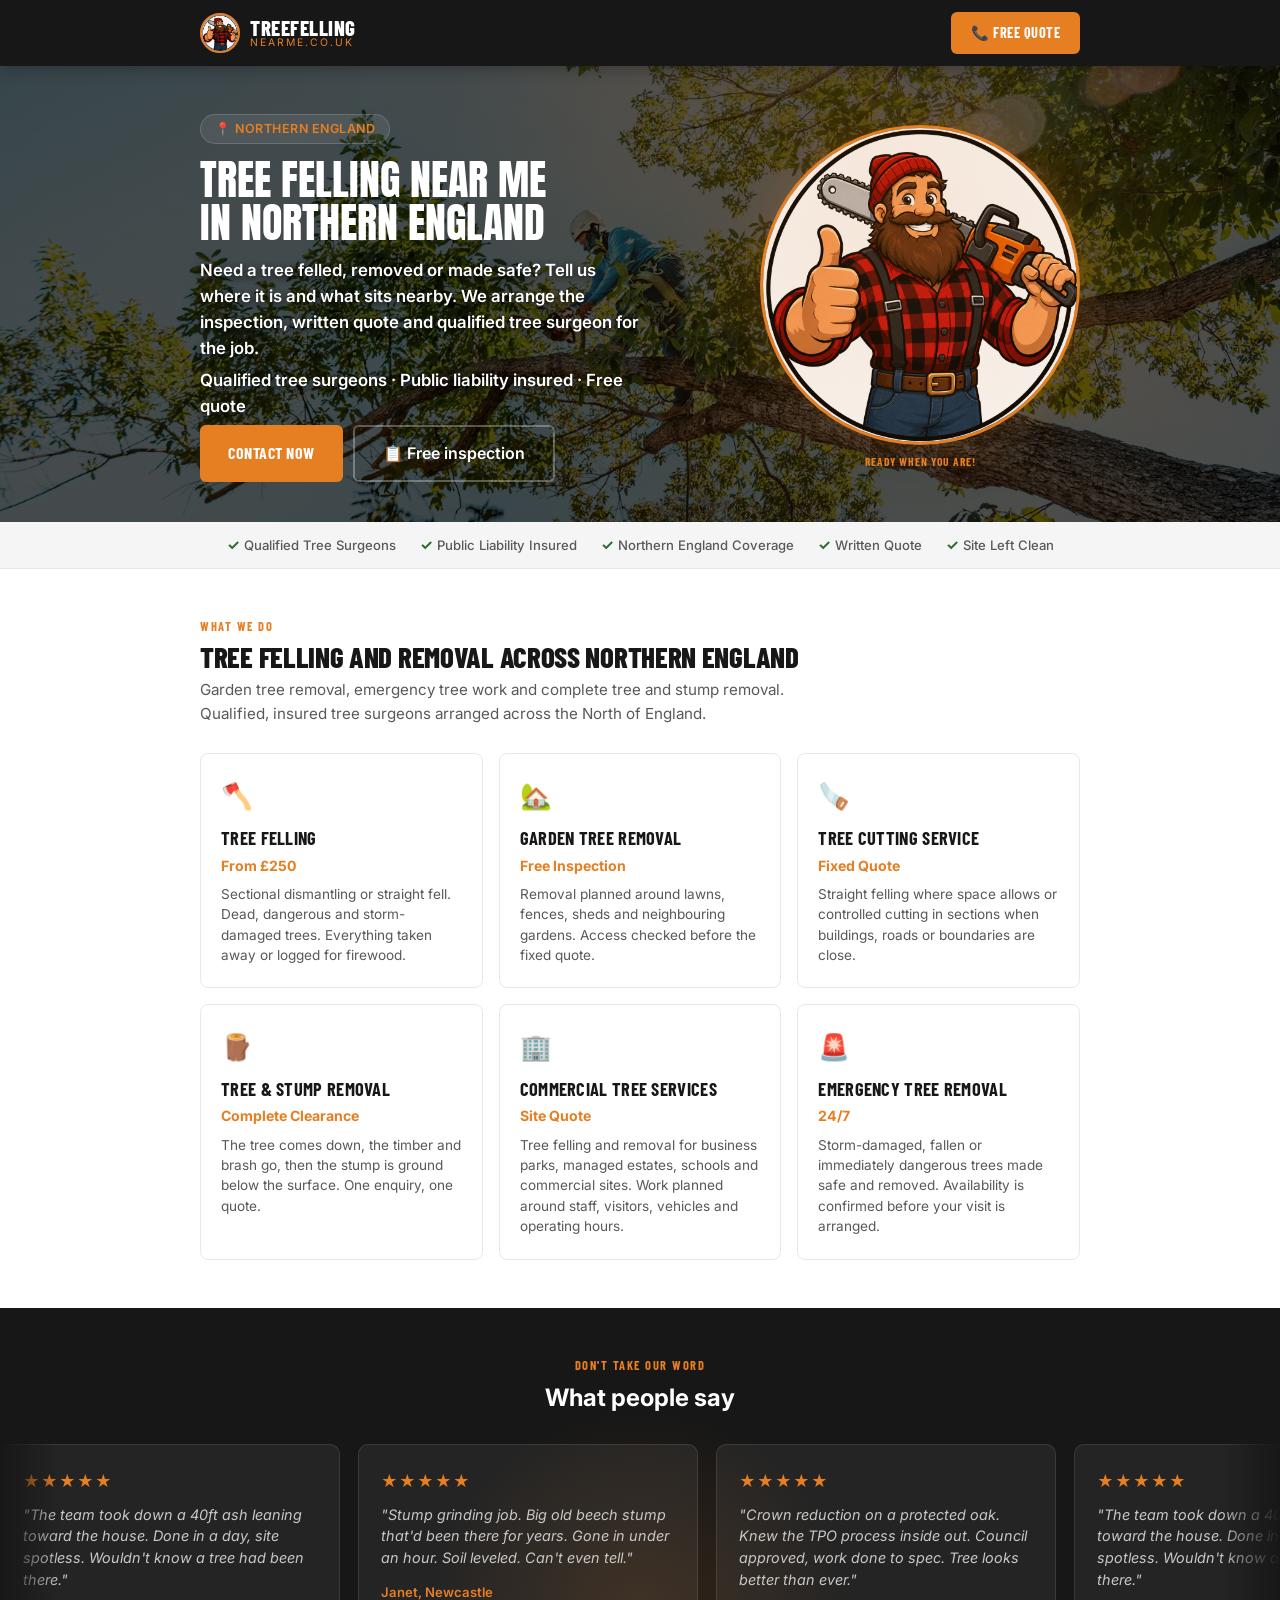
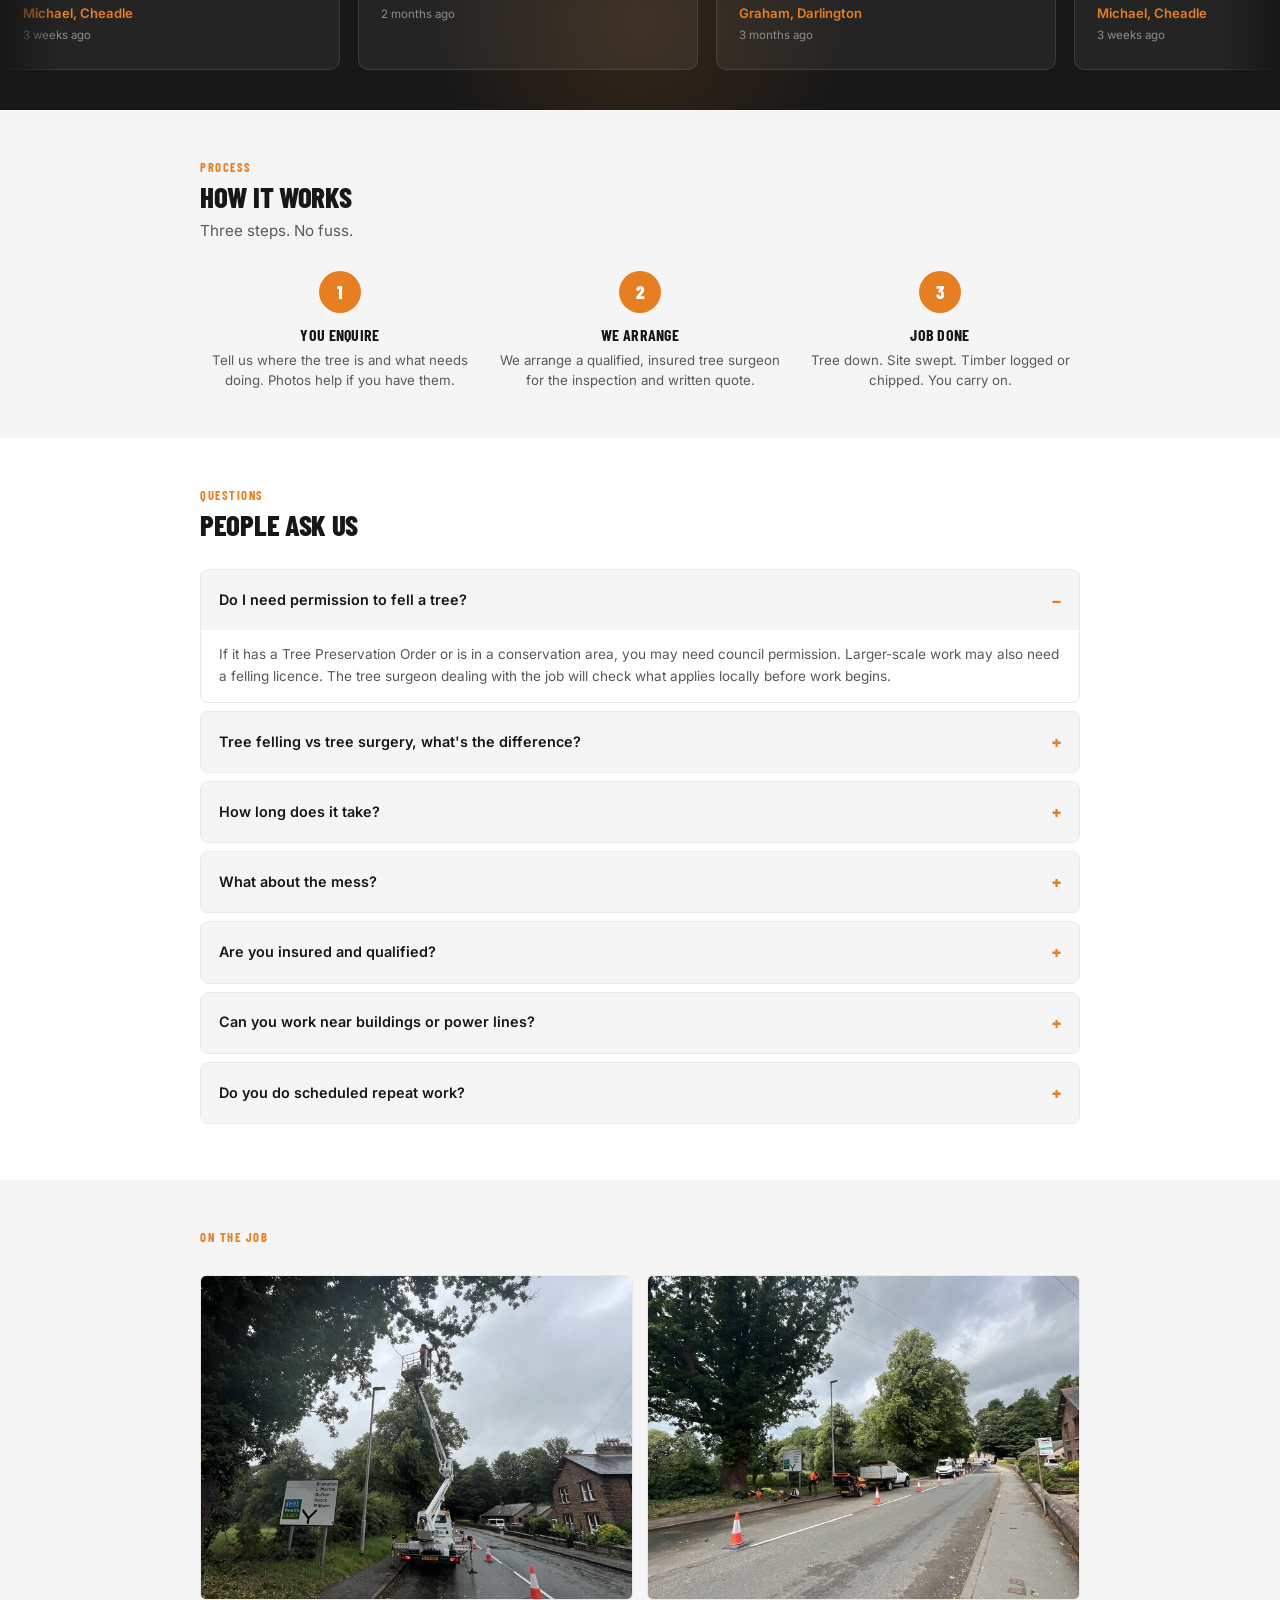
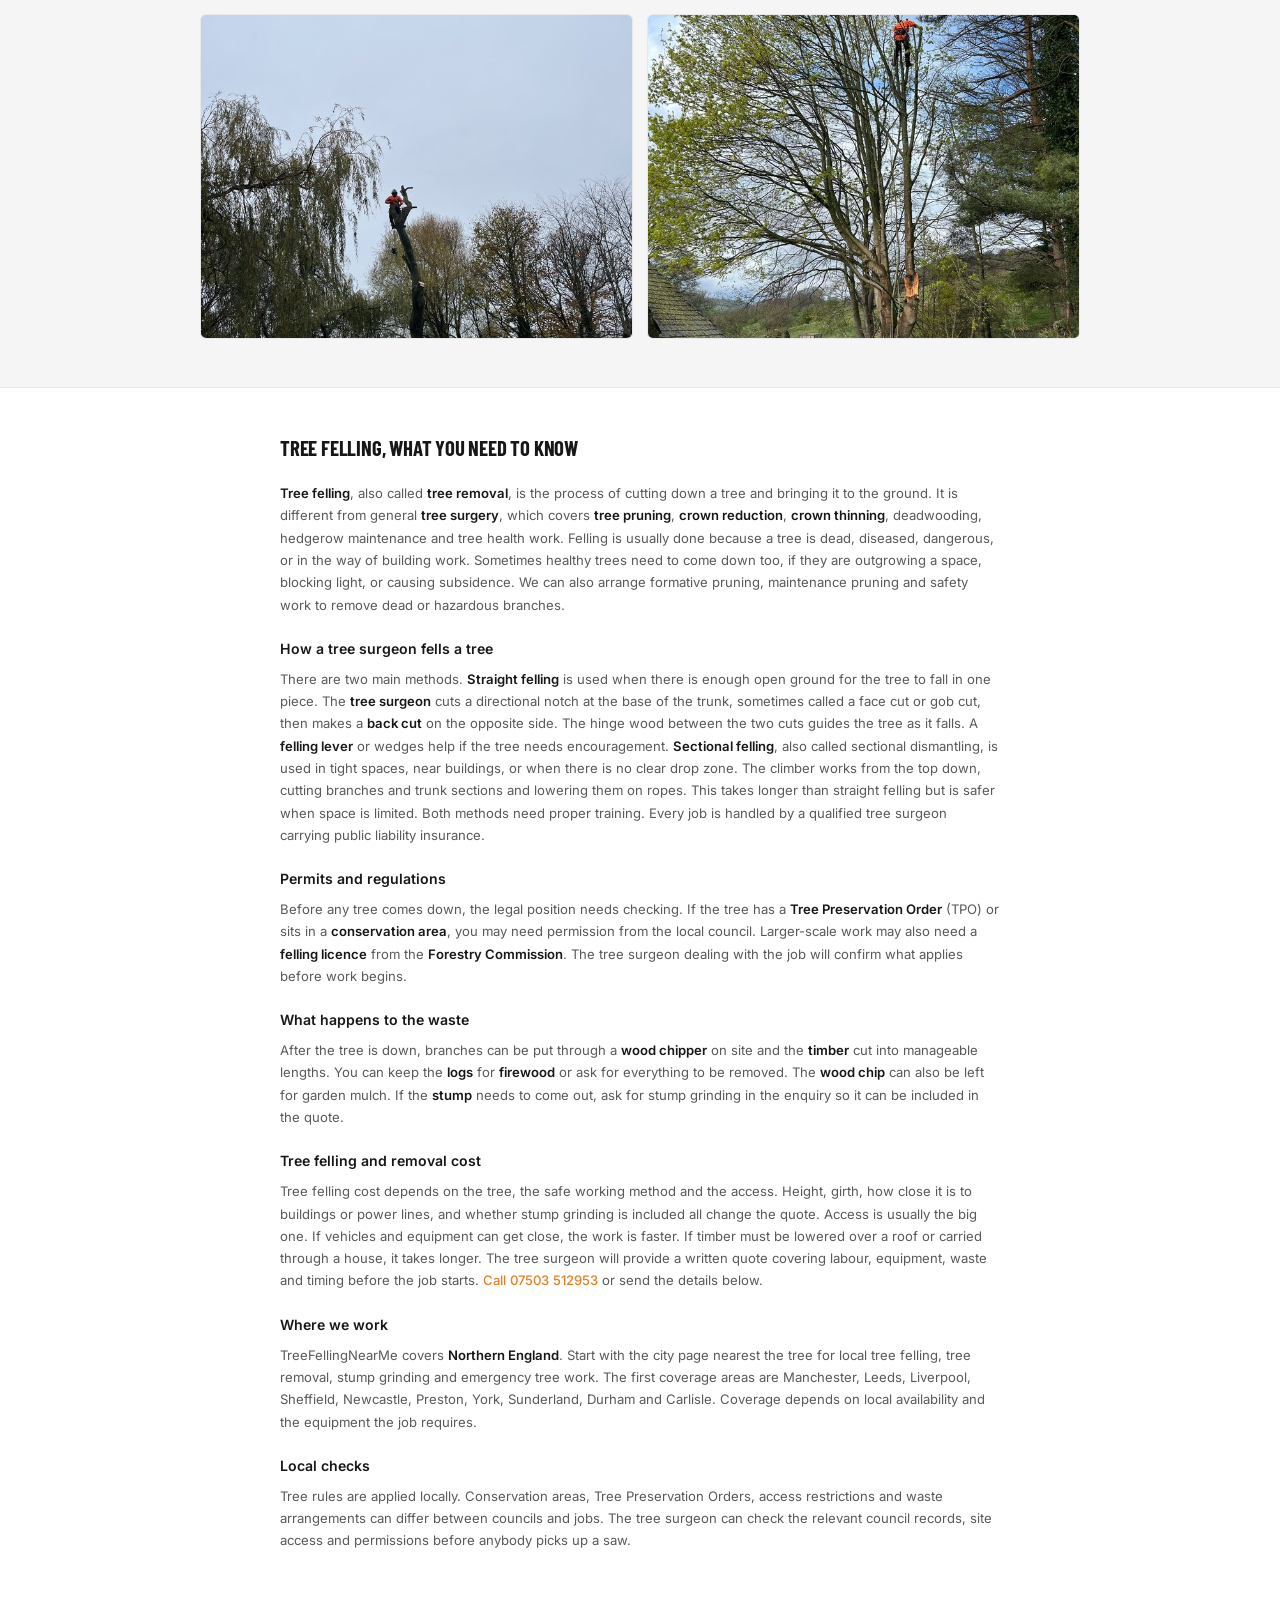
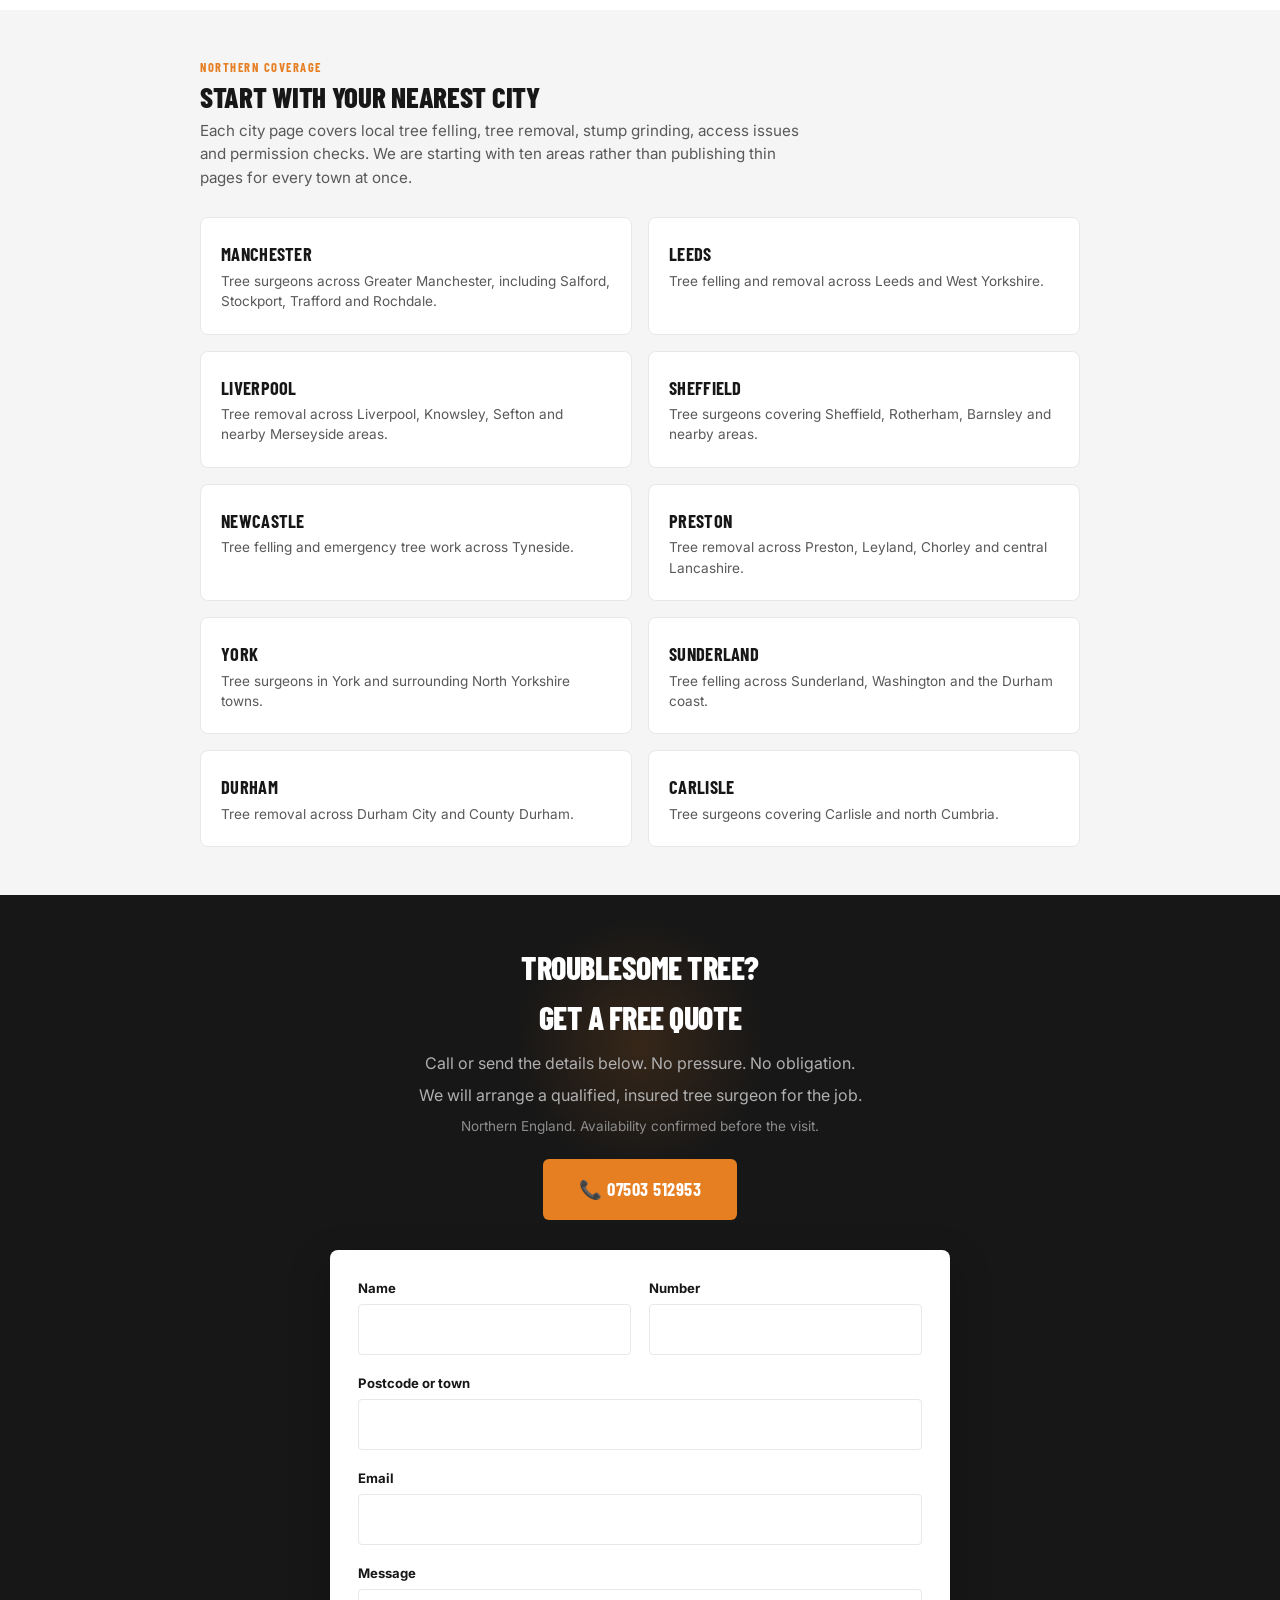
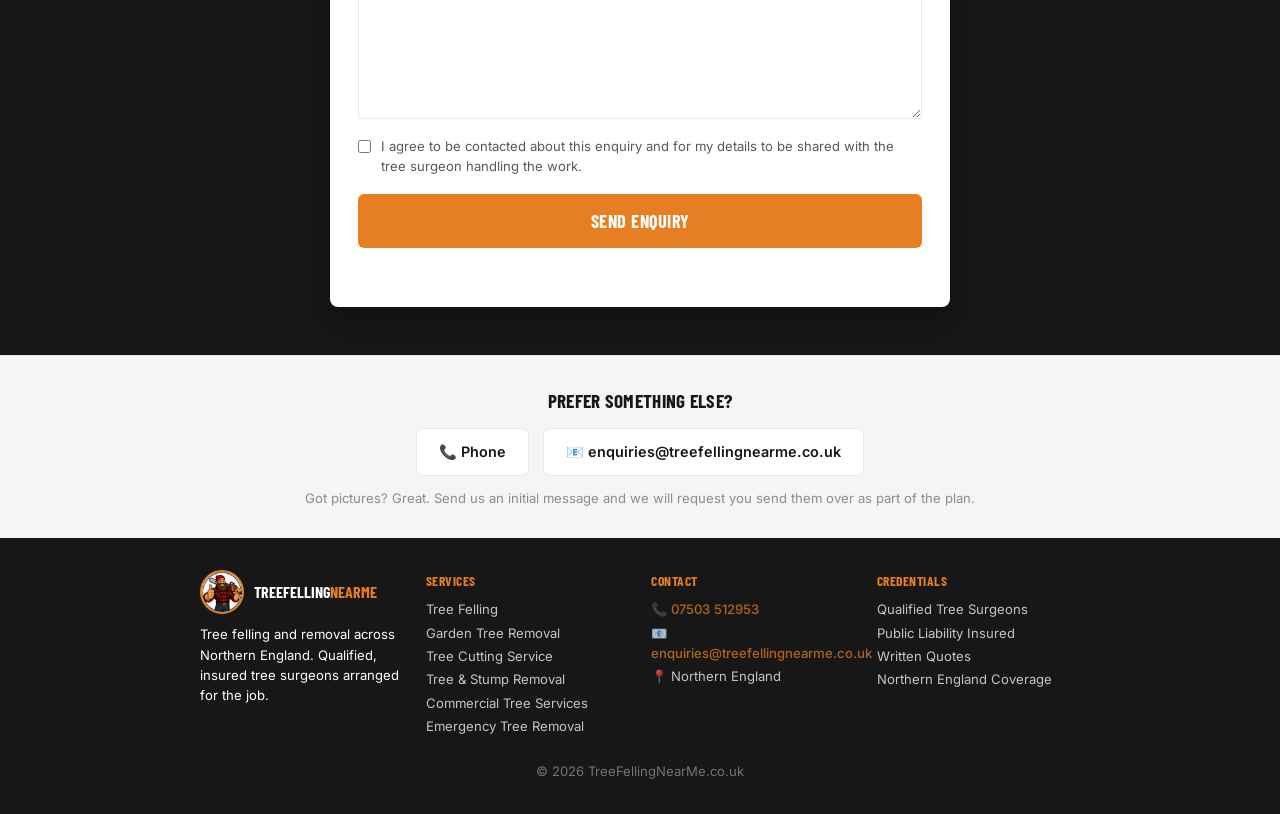
<file: index.html>
<!DOCTYPE html>
<html lang="en-GB">
<head>
<meta charset="UTF-8">
<meta name="viewport" content="width=device-width, initial-scale=1.0">
<title>Tree Felling Near Me | Tree Removal Across Northern England</title>
<meta name="description" content="Need a tree removed in Northern England? Arrange tree felling, stump grinding or emergency tree removal with a qualified, insured tree surgeon near you.">
<meta name="robots" content="index, follow">
<link rel="canonical" href="https://treefellingnearme.co.uk/">
<meta property="og:type" content="website">
<meta property="og:title" content="Tree Felling Near Me | Northern England">
<meta property="og:description" content="Tree felling, tree removal, stump grinding and emergency tree work across Northern England.">
<meta property="og:url" content="https://treefellingnearme.co.uk/">
<meta property="og:image" content="https://treefellingnearme.co.uk/mascot.png">
<meta name="twitter:card" content="summary_large_image">
<meta name="twitter:title" content="Tree Felling Near Me | Northern England">
<meta name="twitter:description" content="Tree felling, tree removal, stump grinding and emergency tree work across Northern England.">
<meta name="twitter:image" content="https://treefellingnearme.co.uk/mascot.png">
<link rel="icon" type="image/png" href="data:image/svg+xml,<svg xmlns='http://www.w3.org/2000/svg' viewBox='0 0 32 32'><circle cx='16' cy='16' r='15' fill='%23171717'/><text x='16' y='22' text-anchor='middle' font-size='20'>🪓</text></svg>">
<link rel="preconnect" href="https://fonts.googleapis.com">
<link rel="preconnect" href="https://fonts.gstatic.com" crossorigin>
<link href="https://fonts.googleapis.com/css2?family=Anton&family=Barlow+Condensed:wght@700;800&family=Inter:wght@400;500;600;700&display=swap" rel="stylesheet">
<script type="application/ld+json">
{
  "@context": "https://schema.org",
  "@graph": [
    {
      "@type": "Organization",
      "@id": "https://treefellingnearme.co.uk/#organization",
      "name": "Tree Felling Near Me",
      "description": "Tree felling, tree removal and stump removal enquiries across Northern England.",
      "telephone": "07503 512953",
      "email": "enquiries@treefellingnearme.co.uk",
      "url": "https://treefellingnearme.co.uk/",
      "logo": "https://treefellingnearme.co.uk/mascot.png",
      "areaServed": {"@type": "AdministrativeArea", "name": "Northern England"}
    },
    {
      "@type": "Service",
      "@id": "https://treefellingnearme.co.uk/#tree-felling-service",
      "name": "Tree Felling and Removal Across Northern England",
      "serviceType": "Tree felling and tree removal service",
      "description": "Tree felling, tree removal, stump grinding and emergency tree work arranged across Northern England.",
      "provider": {"@id": "https://treefellingnearme.co.uk/#organization"},
      "areaServed": {"@type": "AdministrativeArea", "name": "Northern England"}
    }
  ]
}
</script>
<style>
  *, *::before, *::after { box-sizing: border-box; margin: 0; padding: 0; }
  :root {
    --navy: #171717;
    --navy-light: #2a2a2a;
    --orange: #e67e22;
    --orange-dark: #d35400;
    --orange-glow: rgba(230,126,34,0.15);
    --white: #ffffff;
    --off-white: #f5f5f5;
    --grey: #595959;
    --grey-light: #8c8c8c;
    --border: #e8e8e8;
    --green: #2d6a2e;
    --green-light: #e8f0e5;
    --forest: #1a3a1a;
    --red: #c0392b;
    --font-display: 'Barlow Condensed', Impact, 'Arial Black', sans-serif;
    --font-body: 'Inter', -apple-system, BlinkMacSystemFont, sans-serif;
  }
  html { scroll-behavior: smooth; }
  body {
    font-family: var(--font-body);
    color: var(--navy);
    line-height: 1.55;
    background: var(--white);
    -webkit-font-smoothing: antialiased;
    -moz-osx-font-smoothing: grayscale;
  }
  .container { max-width: 920px; margin: 0 auto; padding: 0 20px; }

  /* ── HEADER ── */
  .header {
    background: var(--navy);
    color: var(--white);
    padding: 12px 0;
    position: sticky;
    top: 0;
    z-index: 100;
    box-shadow: 0 2px 16px rgba(0,0,0,0.3);
  }
  .header .container {
    display: flex;
    justify-content: space-between;
    align-items: center;
    gap: 12px;
  }
  .header-brand {
    display: flex;
    align-items: center;
    gap: 10px;
  }
  .header-badge {
    width: 40px;
    height: 40px;
    border-radius: 50%;
    background: var(--orange);
    display: flex;
    align-items: center;
    justify-content: center;
    font-size: 1.3rem;
    flex-shrink: 0;
  }
  .header-mascot {
    width: 40px;
    height: 40px;
    border-radius: 50%;
    object-fit: cover;
    border: 2px solid var(--orange);
    flex-shrink: 0;
  }
  .header-logo-text {
    font-family: var(--font-display);
    font-size: 1.3rem;
    font-weight: 800;
    letter-spacing: 0.5px;
    text-transform: uppercase;
    line-height: 1;
  }
  .header-logo-text span { color: var(--orange); display: block; font-size: 0.65rem; font-weight: 400; letter-spacing: 2px; font-family: var(--font-body); }
  .header-cta {
    background: var(--orange);
    color: var(--white);
    padding: 10px 20px;
    border-radius: 6px;
    text-decoration: none;
    font-weight: 700;
    font-size: 0.9rem;
    transition: background 0.15s, transform 0.15s;
    white-space: nowrap;
    font-family: var(--font-display);
    letter-spacing: 0.5px;
    text-transform: uppercase;
  }
  .header-cta:hover { background: var(--orange-dark); transform: scale(1.03); }

  /* ── MOBILE STICKY ── */
  .mobile-sticky {
    display: none;
    position: fixed;
    bottom: 0;
    left: 0;
    right: 0;
    background: var(--navy);
    padding: 10px 16px;
    z-index: 200;
    box-shadow: 0 -2px 12px rgba(0,0,0,0.3);
  }
  .mobile-sticky a {
    background: var(--orange);
    color: var(--white);
    padding: 14px;
    border-radius: 6px;
    text-decoration: none;
    font-weight: 700;
    display: block;
    text-align: center;
    font-family: var(--font-display);
    font-size: 1.05rem;
    letter-spacing: 0.5px;
    text-transform: uppercase;
  }

  /* ── HERO ── */
  .hero {
    background: linear-gradient(170deg, rgba(0,0,0,0.7) 0%, rgba(0,0,0,0.7) 100%), url('hero-bg.jpg') center/cover no-repeat;
    color: var(--white);
    padding: 48px 0 40px;
    position: relative;
    overflow: hidden;
  }
  .hero::before {
    content: '';
    position: absolute;
    top: 0; left: 0; right: 0; bottom: 0;
    background: radial-gradient(circle at 70% 30%, var(--orange-glow) 0%, transparent 50%);
    pointer-events: none;
  }
  .hero .container {
    display: flex;
    align-items: center;
    gap: 36px;
  }
  .hero-content { flex: 1; position: relative; }
  .hero-badge {
    display: inline-block;
    background: rgba(255,255,255,0.08);
    border: 1px solid rgba(255,255,255,0.15);
    border-radius: 20px;
    padding: 4px 14px;
    font-size: 0.78rem;
    color: var(--orange);
    margin-bottom: 14px;
    font-weight: 600;
    letter-spacing: 0.5px;
    text-transform: uppercase;
  }
  .hero h1 {
    font-family: 'Anton', var(--font-display);
    font-size: clamp(1.8rem, 5.5vw, 2.6rem);
    line-height: 1.05;
    margin-bottom: 12px;
    font-weight: 400;
    text-transform: uppercase;
    letter-spacing: 0px;
  }
  .hero h1 .accent { color: var(--orange); }
  .hero p {
    font-size: 1.05rem;
    color: #ffffff;
    font-weight: 600;
    text-shadow: 0 2px 6px rgba(0,0,0,0.9);
    margin-bottom: 6px;
    max-width: 440px;
  }
  .hero-guarantee {
    font-size: 0.85rem;
    color: #ffffff;
    font-weight: 700;
    text-shadow: 0 2px 6px rgba(0,0,0,0.9);
    margin-bottom: 20px;
  }
  .hero-cta-row {
    display: flex;
    gap: 10px;
    flex-wrap: wrap;
  }
  .btn-primary {
    background: var(--orange);
    color: var(--white);
    padding: 14px 28px;
    border-radius: 6px;
    text-decoration: none;
    font-weight: 700;
    font-size: 1rem;
    border: none;
    cursor: pointer;
    transition: background 0.15s, transform 0.15s;
    display: inline-flex;
    align-items: center;
    gap: 8px;
    font-family: var(--font-display);
    letter-spacing: 0.5px;
    text-transform: uppercase;
  }
  .btn-primary:hover { background: var(--orange-dark); transform: scale(1.02); }
  .btn-outline {
    background: transparent;
    color: var(--white);
    padding: 14px 28px;
    border-radius: 6px;
    text-decoration: none;
    font-weight: 600;
    font-size: 1rem;
    border: 2px solid rgba(255,255,255,0.3);
    transition: border-color 0.15s;
    display: inline-flex;
    align-items: center;
    gap: 8px;
  }
  .btn-outline:hover { border-color: var(--white); }

  .hero-mascot {
    flex-shrink: 0;
    display: flex;
    flex-direction: column;
    align-items: center;
    gap: 8px;
  }
  .hero-mascot-img {
    width: 320px;
    height: 320px;
    border-radius: 50%;
    object-fit: cover;
    border: 3px solid var(--orange);
    box-shadow: 0 0 40px var(--orange-glow), 0 0 80px rgba(230,126,34,0.08);
  }
  .hero-mascot-badge {
    font-size: 0.72rem;
    font-family: var(--font-display);
    letter-spacing: 1px;
    text-transform: uppercase;
    color: var(--orange);
    font-weight: 700;
  }

  /* ── TRUST BAR ── */
  .trust-bar {
    background: var(--off-white);
    padding: 12px 0;
    border-bottom: 1px solid var(--border);
  }
  .trust-bar .container {
    display: flex;
    justify-content: center;
    gap: 24px;
    flex-wrap: wrap;
    font-size: 0.82rem;
    color: var(--grey);
    font-weight: 500;
  }
  .trust-bar span { display: flex; align-items: center; gap: 4px; }
  .trust-dot { width: 6px; height: 6px; border-radius: 50%; background: var(--orange); display: inline-block; flex-shrink: 0; }
  .trust-tick { color: var(--green); font-weight: 700; font-size: 0.9rem; }

  /* ── SECTION ── */
  .section { padding: 48px 0; }
  .section-alt { background: var(--off-white); }
  .section-header { margin-bottom: 28px; }
  .section-tag {
    font-family: var(--font-display);
    font-size: 0.78rem;
    font-weight: 700;
    letter-spacing: 1.5px;
    text-transform: uppercase;
    color: var(--orange);
    margin-bottom: 4px;
  }
  .section h2 {
    font-family: var(--font-display);
    font-size: 1.8rem;
    font-weight: 800;
    line-height: 1.1;
    text-transform: uppercase;
    letter-spacing: -0.3px;
  }
  .section-intro {
    color: var(--grey);
    font-size: 0.95rem;
    max-width: 600px;
    margin-top: 6px;
  }

  /* ── SERVICES ── */
  .services-grid {
    display: grid;
    grid-template-columns: repeat(auto-fit, minmax(240px, 1fr));
    gap: 16px;
  }
  .city-grid {
    grid-template-columns: repeat(2, minmax(0, 1fr));
  }
  .service-card {
    background: var(--white);
    border: 1px solid var(--border);
    border-radius: 8px;
    padding: 22px 20px;
    transition: box-shadow 0.2s, border-color 0.2s, transform 0.15s;
    position: relative;
    overflow: hidden;
  }
  .service-card::before {
    content: '';
    position: absolute;
    top: 0; left: 0;
    width: 4px;
    height: 100%;
    background: var(--orange);
    opacity: 0;
    transition: opacity 0.2s;
  }
  .service-card:hover {
    box-shadow: 0 6px 24px rgba(0,0,0,0.07);
    border-color: #d0d0d0;
    transform: translateY(-2px);
  }
  .service-card:hover::before { opacity: 1; }
  .service-icon { font-size: 1.6rem; margin-bottom: 8px; display: block; }
  .service-card h3 {
    font-family: var(--font-display);
    font-size: 1.15rem;
    font-weight: 700;
    letter-spacing: 0.3px;
    text-transform: uppercase;
    margin-bottom: 2px;
  }
  .service-card .price {
    color: var(--orange);
    font-weight: 700;
    font-size: 0.88rem;
    margin-bottom: 8px;
  }
  .service-card p { color: var(--grey); font-size: 0.85rem; line-height: 1.5; }

  /* ── TESTIMONIAL CAROUSEL ── */
  .testimonial-section {
    background: var(--navy);
    color: var(--white);
    padding: 48px 0 40px;
    text-align: center;
    position: relative;
    overflow: hidden;
  }
  .testimonial-section::before {
    content: '';
    position: absolute;
    bottom: -40%;
    left: 50%;
    transform: translateX(-50%);
    width: 500px;
    height: 500px;
    background: radial-gradient(circle, var(--orange-glow) 0%, transparent 60%);
    border-radius: 50%;
    pointer-events: none;
  }
  .testimonial-section .section-tag { color: var(--orange); position: relative; }
  .testimonial-section h2 { color: var(--white); position: relative; }

  .conveyor-wrap {
    position: relative;
    margin-top: 28px;
    overflow: hidden;
  }
  .conveyor-wrap::before,
  .conveyor-wrap::after {
    content: '';
    position: absolute;
    top: 0; bottom: 0;
    width: 60px;
    z-index: 2;
    pointer-events: none;
  }
  .conveyor-wrap::before {
    left: 0;
    background: linear-gradient(to right, var(--navy) 0%, transparent 100%);
  }
  .conveyor-wrap::after {
    right: 0;
    background: linear-gradient(to left, var(--navy) 0%, transparent 100%);
  }

  .conveyor {
    display: flex;
    gap: 18px;
    padding-right: 18px;
    width: max-content;
    animation: scroll-reviews 52s linear infinite;
  }
  .conveyor:hover { animation-play-state: paused; }

  @keyframes scroll-reviews {
    0%   { transform: translateX(0); }
    100% { transform: translateX(-50%); }
  }

  .review-card {
    background: rgba(255,255,255,0.06);
    border: 1px solid rgba(255,255,255,0.1);
    border-radius: 10px;
    padding: 24px 22px;
    width: 340px;
    flex-shrink: 0;
    text-align: left;
    transition: border-color 0.2s, background 0.2s;
  }
  .review-card:hover {
    border-color: rgba(230,126,34,0.4);
    background: rgba(255,255,255,0.09);
  }
  .review-card .stars {
    color: var(--orange);
    font-size: 1rem;
    letter-spacing: 1px;
    margin-bottom: 10px;
  }
  .review-card blockquote {
    font-size: 0.9rem;
    color: #c8c8c8;
    line-height: 1.5;
    font-style: italic;
    margin-bottom: 10px;
    min-height: 60px;
  }
  .review-card cite {
    font-style: normal;
    font-weight: 600;
    color: var(--orange);
    font-size: 0.82rem;
  }
  .review-card .review-meta {
    font-size: 0.72rem;
    color: var(--grey-light);
    margin-top: 2px;
  }

  @media (max-width: 600px) {
    .review-card { width: 280px; padding: 18px 16px; }
    .review-card blockquote { font-size: 0.83rem; }
    .conveyor-wrap::before,
    .conveyor-wrap::after { width: 30px; }
  }

  /* ── COST ── */
  .cost-grid {
    display: grid;
    grid-template-columns: repeat(auto-fit, minmax(220px, 1fr));
    gap: 16px;
  }
  .cost-card {
    background: var(--white);
    border: 1px solid var(--border);
    border-radius: 8px;
    padding: 22px 20px;
    text-align: center;
  }
  .cost-card .tree-icon { font-size: 2rem; margin-bottom: 8px; }
  .cost-card h3 {
    font-family: var(--font-display);
    font-size: 1rem;
    font-weight: 700;
    text-transform: uppercase;
    letter-spacing: 0.3px;
  }
  .cost-card .price {
    color: var(--orange);
    font-weight: 800;
    font-size: 1.2rem;
    font-family: var(--font-display);
    margin: 6px 0;
  }
  .cost-card p { color: var(--grey); font-size: 0.83rem; line-height: 1.45; }

  /* ── HOW ── */
  .how-grid {
    display: grid;
    grid-template-columns: repeat(auto-fit, minmax(160px, 1fr));
    gap: 20px;
    text-align: center;
  }
  .how-step .step-num {
    background: var(--orange);
    color: var(--white);
    width: 42px;
    height: 42px;
    border-radius: 50%;
    display: flex;
    align-items: center;
    justify-content: center;
    font-family: var(--font-display);
    font-weight: 800;
    font-size: 1.2rem;
    margin: 0 auto 10px;
  }
  .how-step h4 {
    font-family: var(--font-display);
    font-size: 1rem;
    text-transform: uppercase;
    letter-spacing: 0.3px;
    margin-bottom: 4px;
  }
  .how-step p { color: var(--grey); font-size: 0.83rem; line-height: 1.45; }

  /* ── FAQ ── */
  .faq-item {
    border: 1px solid var(--border);
    border-radius: 8px;
    margin-bottom: 8px;
    overflow: hidden;
    transition: border-color 0.15s;
  }
  .faq-item:hover { border-color: #ccc; }
  .faq-q {
    background: var(--off-white);
    padding: 14px 18px;
    font-weight: 600;
    cursor: pointer;
    display: flex;
    justify-content: space-between;
    align-items: center;
    user-select: none;
    font-size: 0.9rem;
    gap: 12px;
  }
  .faq-q::after {
    content: '+';
    font-family: var(--font-display);
    font-size: 1.3rem;
    color: var(--orange);
    font-weight: 700;
    flex-shrink: 0;
  }
  .faq-a {
    padding: 0 18px;
    color: var(--grey);
    font-size: 0.85rem;
    line-height: 1.6;
    max-height: 0;
    overflow: hidden;
    transition: max-height 0.3s ease, padding 0.3s ease;
  }
  .faq-item.open .faq-a { padding: 14px 18px; max-height: 400px; }
  .faq-item.open .faq-q::after { content: '−'; }

  /* ── SEO CONTENT BLOCK ── */
  .seo-block {
    background: var(--white);
    padding: 44px 0;
    border-top: 1px solid var(--border);
  }
  .seo-block .container { max-width: 760px; }
  .seo-block h2 {
    font-family: var(--font-display);
    font-size: 1.3rem;
    font-weight: 700;
    text-transform: uppercase;
    letter-spacing: -0.2px;
    margin-bottom: 18px;
    color: var(--navy);
  }
  .seo-block p {
    font-size: 0.82rem;
    color: var(--grey);
    line-height: 1.7;
    margin-bottom: 14px;
  }
  .seo-block strong { color: var(--navy); font-weight: 600; }
  .seo-block a { color: var(--orange); text-decoration: none; font-weight: 500; }
  .seo-block a:hover { text-decoration: underline; }
  .seo-block h3 {
    font-family: var(--font-body);
    font-size: 0.88rem;
    font-weight: 600;
    color: var(--navy);
    margin: 22px 0 8px 0;
  }

  /* ── PHOTO GALLERY ── */
  .photo-section {
    padding: 48px 0;
    background: var(--off-white);
  }
  .photo-grid {
    display: grid;
    grid-template-columns: repeat(2, 1fr);
    gap: 14px;
    margin-top: 24px;
  }
  .photo-grid img {
    width: 100%;
    height: auto;
    border-radius: 6px;
    border: 1px solid var(--border);
    object-fit: cover;
    aspect-ratio: 4/3;
    transition: transform 0.15s, box-shadow 0.15s;
  }
  .photo-grid img:hover {
    transform: scale(1.02);
    box-shadow: 0 4px 16px rgba(0,0,0,0.1);
  }

  /* ── AREAS / LOCATION ROTATOR ── */
  .location-rotator {
    position: relative;
    height: 48px;
    overflow: hidden;
    text-align: center;
    margin-top: 16px;
  }
  .location-rotator span {
    position: absolute;
    left: 50%;
    top: 50%;
    transform: translate(-50%, -50%);
    font-family: var(--font-display);
    font-size: 1.5rem;
    font-weight: 700;
    text-transform: uppercase;
    letter-spacing: 1px;
    color: var(--navy);
    white-space: nowrap;
    opacity: 0;
    transition: opacity 0.22s ease, transform 0.22s ease;
  }
  .location-rotator span.is-active {
    opacity: 1;
    transform: translate(-50%, -50%) translateY(0);
  }

  /* ── CTA BAR ── */
  .cta-section {
    background: var(--navy);
    color: var(--white);
    text-align: center;
    padding: 48px 20px;
    position: relative;
    overflow: hidden;
    scroll-margin-top: 72px;
  }
  .cta-section::before {
    content: '';
    position: absolute;
    top: 0;
    left: 50%;
    transform: translateX(-50%);
    width: 300px;
    height: 300px;
    background: radial-gradient(circle, var(--orange-glow) 0%, transparent 60%);
    border-radius: 50%;
    pointer-events: none;
  }
  .cta-section .container { position: relative; }
  .cta-section h2 {
    font-family: var(--font-display);
    font-size: 2rem;
    font-weight: 800;
    text-transform: uppercase;
    letter-spacing: -0.5px;
    color: var(--white);
    margin-bottom: 8px;
  }
  .cta-section p { color: #b0b0b0; margin-bottom: 8px; font-size: 1rem; }
  .cta-section .cta-urgency {
    font-size: 0.85rem;
    color: var(--grey-light);
    margin-bottom: 22px;
  }
  .cta-section .btn-primary { font-size: 1.15rem; padding: 16px 36px; }

  .contact-form {
    max-width: 620px;
    margin: 30px auto 0;
    padding: 28px;
    background: var(--white);
    color: var(--navy);
    border-radius: 8px;
    text-align: left;
    box-shadow: 0 16px 40px rgba(0,0,0,0.28);
  }
  .contact-form-grid {
    display: grid;
    grid-template-columns: repeat(2, minmax(0, 1fr));
    gap: 18px;
  }
  .contact-field { display: flex; flex-direction: column; gap: 6px; }
  .contact-field--full { grid-column: 1 / -1; }
  .contact-field label {
    font-size: 0.82rem;
    font-weight: 700;
    color: var(--navy);
  }
  .contact-field input,
  .contact-field textarea {
    width: 100%;
    border: 1px solid var(--border);
    border-radius: 4px;
    padding: 12px 13px;
    background: var(--white);
    color: var(--navy);
    font: inherit;
    font-size: 1rem;
  }
  .contact-field textarea { min-height: 130px; resize: vertical; }
  .contact-field input:focus,
  .contact-field textarea:focus {
    outline: 3px solid rgba(230,126,34,0.24);
    border-color: var(--orange);
  }
  .contact-consent {
    display: flex;
    align-items: flex-start;
    gap: 10px;
    margin: 18px 0;
    font-size: 0.82rem;
    line-height: 1.45;
    color: var(--grey);
  }
  .contact-consent input { margin-top: 3px; accent-color: var(--orange); }
  .contact-form .btn-primary { width: 100%; justify-content: center; }
  .contact-form-status {
    min-height: 1.4em;
    margin: 12px 0 0 !important;
    color: var(--grey) !important;
    font-size: 0.86rem !important;
    text-align: center;
  }
  .contact-form-status[data-state="success"] { color: var(--green) !important; }
  .contact-form-status[data-state="error"] { color: #b42318 !important; }
  .contact-honey { position: absolute; left: -9999px; }

  /* ── BOTTOM CTA BAR ── */
  .bottom-bar {
    background: var(--off-white);
    padding: 30px 0;
    text-align: center;
    border-top: 1px solid var(--border);
  }
  .bottom-bar h3 {
    font-family: var(--font-display);
    font-size: 1.2rem;
    text-transform: uppercase;
    letter-spacing: 0.3px;
    margin-bottom: 12px;
  }
  .bottom-options {
    display: flex;
    justify-content: center;
    gap: 14px;
    flex-wrap: wrap;
  }
  .bottom-options a {
    background: var(--white);
    color: var(--navy);
    text-decoration: none;
    font-weight: 600;
    padding: 12px 22px;
    border: 1px solid var(--border);
    border-radius: 6px;
    transition: border-color 0.15s, background 0.15s;
    font-size: 0.9rem;
  }
  .bottom-options a:hover { border-color: var(--orange); background: #faf8f5; }

  /* ── FOOTER ── */
  .footer {
    background: var(--navy);
    color: var(--white);
    padding: 32px 0;
    font-size: 0.82rem;
  }
  .footer a { color: var(--orange); text-decoration: none; font-weight: 500; }
  .footer-grid {
    display: grid;
    grid-template-columns: repeat(auto-fit, minmax(160px, 1fr));
    gap: 22px;
  }
  .footer h4 {
    font-family: var(--font-display);
    text-transform: uppercase;
    letter-spacing: 0.5px;
    margin-bottom: 8px;
    color: var(--orange);
    font-size: 0.85rem;
  }
  .footer ul { list-style: none; }
  .footer li { margin-bottom: 3px; opacity: 0.75; }
  .footer-mascot {
    display: flex;
    align-items: center;
    gap: 10px;
    margin-bottom: 10px;
  }
  .footer-mascot-img {
    width: 44px;
    height: 44px;
    border-radius: 50%;
    border: 2px solid var(--orange);
  }

  @media (max-width: 700px) {
    body { padding-bottom: calc(74px + env(safe-area-inset-bottom)); }
    .hero .container { flex-direction: column; text-align: center; gap: 20px; }
    .hero p { margin-left: auto; margin-right: auto; }
    .hero-cta-row { flex-direction: column; width: 100%; }
    .hero-cta-row a { width: 100%; justify-content: center; }
    .hero-mascot-img { width: 240px; height: 240px; }
    .contact-form { padding: 22px 18px; }
    .contact-form-grid { grid-template-columns: 1fr; }
    .hero h1 { font-size: 1.5rem; }
    .header-cta { display: none; }
    .mobile-sticky {
      display: block;
      padding-bottom: calc(10px + env(safe-area-inset-bottom));
    }
    .section { padding: 34px 0; }
    .section h2 { font-size: 1.5rem; }
    .services-grid { grid-template-columns: 1fr; }
    .service-card { padding: 18px 17px; }
    .service-icon { margin-bottom: 4px; }
    .service-card .price { margin-bottom: 6px; }
    .cost-grid { grid-template-columns: 1fr; }
    .cost-card { padding: 18px 16px; }
    .cost-card .tree-icon { margin-bottom: 4px; }
    .how-grid { grid-template-columns: 1fr; gap: 24px; }
    .footer-grid { grid-template-columns: 1fr; }
    .bottom-options { flex-direction: column; }
    .bottom-options a { display: block; }
  }

  @media (min-width: 701px) {
    .mobile-sticky { display: none !important; }
  }
</style>
</head>
<body>

<!-- HEADER -->
<header class="header">
  <div class="container">
    <a href="/" class="header-brand" style="text-decoration:none;color:inherit;">
      <img src="mascot.png" alt="TreeFellingNearMe" class="header-mascot" width="40" height="40">
      <div class="header-logo-text">TreeFelling<span>NearMe.co.uk</span></div>
    </a>
    <a href="tel:07503512953" class="header-cta">📞 Free Quote</a>
  </div>
</header>

<!-- MOBILE STICKY -->
<div class="mobile-sticky">
  <a href="tel:07503512953">📞 Free Quote, 07503 512953</a>
</div>

<!-- HERO -->
<section class="hero">
  <div class="container">
    <div class="hero-content">
      <div class="hero-badge">📍 Northern England</div>
      <h1>Tree Felling Near Me<br>in Northern England</h1>
      <p>Need a tree felled, removed or made safe? Tell us where it is and what sits nearby. We arrange the inspection, written quote and qualified tree surgeon for the job.</p>
      <p class="hero-guarantee">Qualified tree surgeons · Public liability insured · Free quote</p>
      <div class="hero-cta-row">
        <a href="#contact" class="btn-primary">Contact Now</a>
        <a href="#contact" class="btn-outline">📋 Free inspection</a>
      </div>
    </div>
    <div class="hero-mascot">
      <img src="mascot.png" alt="Woody, our tree felling mascot" class="hero-mascot-img" width="320" height="320">
      <div class="hero-mascot-badge">Ready when you are!</div>
    </div>
  </div>
</section>

<!-- TRUST BAR -->
<div class="trust-bar">
  <div class="container">
    <span><span class="trust-tick">✓</span> Qualified Tree Surgeons</span>
    <span><span class="trust-tick">✓</span> Public Liability Insured</span>
    <span><span class="trust-tick">✓</span> Northern England Coverage</span>
    <span><span class="trust-tick">✓</span> Written Quote</span>
    <span><span class="trust-tick">✓</span> Site Left Clean</span>
  </div>
</div>

<!-- SERVICES -->
<section class="section">
  <div class="container">
    <div class="section-header">
      <div class="section-tag">What we do</div>
      <h2>Tree felling and removal across Northern England</h2>
      <p class="section-intro">Garden tree removal, emergency tree work and complete tree and stump removal. Qualified, insured tree surgeons arranged across the North of England.</p>
    </div>
    <div class="services-grid">
      <div class="service-card">
        <span class="service-icon">🪓</span>
        <h3>Tree Felling</h3>
        <p class="price">From £250</p>
        <p>Sectional dismantling or straight fell. Dead, dangerous and storm-damaged trees. Everything taken away or logged for firewood.</p>
      </div>
      <div class="service-card">
        <span class="service-icon">🏡</span>
        <h3>Garden Tree Removal</h3>
        <p class="price">Free Inspection</p>
        <p>Removal planned around lawns, fences, sheds and neighbouring gardens. Access checked before the fixed quote.</p>
      </div>
      <div class="service-card">
        <span class="service-icon">🪚</span>
        <h3>Tree Cutting Service</h3>
        <p class="price">Fixed Quote</p>
        <p>Straight felling where space allows or controlled cutting in sections when buildings, roads or boundaries are close.</p>
      </div>
      <div class="service-card">
        <span class="service-icon">🪵</span>
        <h3>Tree &amp; Stump Removal</h3>
        <p class="price">Complete Clearance</p>
        <p>The tree comes down, the timber and brash go, then the stump is ground below the surface. One enquiry, one quote.</p>
      </div>
      <div class="service-card">
        <span class="service-icon">🏢</span>
        <h3>Commercial Tree Services</h3>
        <p class="price">Site Quote</p>
        <p>Tree felling and removal for business parks, managed estates, schools and commercial sites. Work planned around staff, visitors, vehicles and operating hours.</p>
      </div>
      <div class="service-card">
        <span class="service-icon">🚨</span>
        <h3>Emergency Tree Removal</h3>
        <p class="price">24/7</p>
        <p>Storm-damaged, fallen or immediately dangerous trees made safe and removed. Availability is confirmed before your visit is arranged.</p>
      </div>
    </div>
  </div>
</section>

<!-- TESTIMONIAL CONVEYOR -->
<section class="testimonial-section">
  <div class="container">
    <div class="section-tag">Don't take our word</div>
    <h2>What people say</h2>
  </div>
  <div class="conveyor-wrap">
    <div class="conveyor">
      <div class="review-card">
        <div class="stars">★★★★★</div>
        <blockquote>"The team took down a 40ft ash leaning toward the house. Done in a day, site spotless. Wouldn't know a tree had been there."</blockquote>
        <cite>Michael, Cheadle</cite>
        <div class="review-meta">3 weeks ago</div>
      </div>
      <div class="review-card">
        <div class="stars">★★★★★</div>
        <blockquote>"Stump grinding job. Big old beech stump that'd been there for years. Gone in under an hour. Soil leveled. Can't even tell."</blockquote>
        <cite>Janet, Newcastle</cite>
        <div class="review-meta">2 months ago</div>
      </div>
      <div class="review-card">
        <div class="stars">★★★★★</div>
        <blockquote>"Crown reduction on a protected oak. Knew the TPO process inside out. Council approved, work done to spec. Tree looks better than ever."</blockquote>
        <cite>Graham, Darlington</cite>
        <div class="review-meta">3 months ago</div>
      </div>
    </div>
  </div>
</section>

<!-- HOW IT WORKS -->
<section class="section section-alt">
  <div class="container">
    <div class="section-header">
      <div class="section-tag">Process</div>
      <h2>How it works</h2>
      <p class="section-intro">Three steps. No fuss.</p>
    </div>
    <div class="how-grid">
      <div class="how-step">
        <div class="step-num">1</div>
        <h4>You Enquire</h4>
        <p>Tell us where the tree is and what needs doing. Photos help if you have them.</p>
      </div>
      <div class="how-step">
        <div class="step-num">2</div>
        <h4>We Arrange</h4>
        <p>We arrange a qualified, insured tree surgeon for the inspection and written quote.</p>
      </div>
      <div class="how-step">
        <div class="step-num">3</div>
        <h4>Job Done</h4>
        <p>Tree down. Site swept. Timber logged or chipped. You carry on.</p>
      </div>
    </div>
  </div>
</section>

<!-- FAQ -->
<section class="section">
  <div class="container">
    <div class="section-header">
      <div class="section-tag">Questions</div>
      <h2>People ask us</h2>
    </div>
    <div class="faq-item open">
      <div class="faq-q">Do I need permission to fell a tree?</div>
      <div class="faq-a">If it has a Tree Preservation Order or is in a conservation area, you may need council permission. Larger-scale work may also need a felling licence. The tree surgeon dealing with the job will check what applies locally before work begins.</div>
    </div>
    <div class="faq-item">
      <div class="faq-q">Tree felling vs tree surgery, what's the difference?</div>
      <div class="faq-a">Felling means cutting the whole tree down and removing it. Tree surgery is the broader term, pruning, crown reduction, crown thinning, deadwooding and health treatments. We can arrange both.</div>
    </div>
    <div class="faq-item">
      <div class="faq-q">How long does it take?</div>
      <div class="faq-a">Small tree: an hour or two. Medium: half a day. Large, complex: a day or more. Stump grinding adds time. The written quote will set out the expected timing.</div>
    </div>
    <div class="faq-item">
      <div class="faq-q">What about the mess?</div>
      <div class="faq-a">Branches chipped on site. Timber logged and stacked for firewood if you want it. Everything removed if you don't. Site left clean, you'd struggle to tell we were there.</div>
    </div>
    <div class="faq-item">
      <div class="faq-q">Are you insured and qualified?</div>
      <div class="faq-a">Every job is handled by a qualified tree surgeon carrying public liability insurance. The tree surgeon can provide the relevant insurance and qualification details for your job.</div>
    </div>
    <div class="faq-item">
      <div class="faq-q">Can you work near buildings or power lines?</div>
      <div class="faq-a">Yes. Tell us about the access, nearby buildings and any power lines. We will arrange a tree surgeon equipped for sectional dismantling, rigging or utility coordination where required.</div>
    </div>
    <div class="faq-item">
      <div class="faq-q">Do you do scheduled repeat work?</div>
      <div class="faq-a">Yes. Tell us whether you need a one-off visit or repeat maintenance. We can arrange scheduled inspections, pruning and ongoing tree work.</div>
    </div>
  </div>
</section>

<!-- PHOTO GALLERY -->
<section class="photo-section">
  <div class="container">
    <div class="section-header">
      <div class="section-tag">On the job</div>
    </div>
    <div class="photo-grid">
      <img src="04-08-2025--9-43-57-am.jpg" alt="Roadside tree felling with cherry picker near Penrith Cumbria, tree surgeon trimming overhanging branches on A-road with traffic management" loading="lazy" width="400" height="300">
      <img src="04-08-2025--12-38-52-pm.jpg" alt="Tree surgeon ground crew operating wood chipper during crown reduction, roadside tree work with safety cones and high-vis PPE" loading="lazy" width="400" height="300">
      <img src="14-11-2025--11-05-09-am.jpg" alt="Tree surgeon climbing mature deciduous tree for crown reduction, working at height with harness and rigging" loading="lazy" width="400" height="300">
      <img src="16-04-2025--6-04-33-pm.jpg" alt="Tree surgeon performing sectional felling on large oak next to stone building County Durham, chainsaw and climbing rope visible" loading="lazy" width="400" height="300">
    </div>
  </div>
</section>

<!-- SEO CONTENT BLOCK -->
<section class="seo-block">
  <div class="container">
    <h2>Tree felling, what you need to know</h2>

    <p><strong>Tree felling</strong>, also called <strong>tree removal</strong>, is the process of cutting down a tree and bringing it to the ground. It is different from general <strong>tree surgery</strong>, which covers <strong>tree pruning</strong>, <strong>crown reduction</strong>, <strong>crown thinning</strong>, deadwooding, hedgerow maintenance and tree health work. Felling is usually done because a tree is dead, diseased, dangerous, or in the way of building work. Sometimes healthy trees need to come down too, if they are outgrowing a space, blocking light, or causing subsidence. We can also arrange formative pruning, maintenance pruning and safety work to remove dead or hazardous branches.</p>

    <h3>How a tree surgeon fells a tree</h3>
    <p>There are two main methods. <strong>Straight felling</strong> is used when there is enough open ground for the tree to fall in one piece. The <strong>tree surgeon</strong> cuts a directional notch at the base of the trunk, sometimes called a face cut or gob cut, then makes a <strong>back cut</strong> on the opposite side. The hinge wood between the two cuts guides the tree as it falls. A <strong>felling lever</strong> or wedges help if the tree needs encouragement. <strong>Sectional felling</strong>, also called sectional dismantling, is used in tight spaces, near buildings, or when there is no clear drop zone. The climber works from the top down, cutting branches and trunk sections and lowering them on ropes. This takes longer than straight felling but is safer when space is limited. Both methods need proper training. Every job is handled by a qualified tree surgeon carrying public liability insurance.</p>

    <h3>Permits and regulations</h3>
    <p>Before any tree comes down, the legal position needs checking. If the tree has a <strong>Tree Preservation Order</strong> (TPO) or sits in a <strong>conservation area</strong>, you may need permission from the local council. Larger-scale work may also need a <strong>felling licence</strong> from the <strong>Forestry Commission</strong>. The tree surgeon dealing with the job will confirm what applies before work begins.</p>

    <h3>What happens to the waste</h3>
    <p>After the tree is down, branches can be put through a <strong>wood chipper</strong> on site and the <strong>timber</strong> cut into manageable lengths. You can keep the <strong>logs</strong> for <strong>firewood</strong> or ask for everything to be removed. The <strong>wood chip</strong> can also be left for garden mulch. If the <strong>stump</strong> needs to come out, ask for stump grinding in the enquiry so it can be included in the quote.</p>

    <h3>Tree felling and removal cost</h3>
    <p>Tree felling cost depends on the tree, the safe working method and the access. Height, girth, how close it is to buildings or power lines, and whether stump grinding is included all change the quote. Access is usually the big one. If vehicles and equipment can get close, the work is faster. If timber must be lowered over a roof or carried through a house, it takes longer. The tree surgeon will provide a written quote covering labour, equipment, waste and timing before the job starts. <a href="tel:07503512953">Call 07503 512953</a> or send the details below.</p>

    <h3>Where we work</h3>
    <p>TreeFellingNearMe covers <strong>Northern England</strong>. Start with the city page nearest the tree for local tree felling, tree removal, stump grinding and emergency tree work. The first coverage areas are Manchester, Leeds, Liverpool, Sheffield, Newcastle, Preston, York, Sunderland, Durham and Carlisle. Coverage depends on local availability and the equipment the job requires.</p>

    <h3>Local checks</h3>

    <p>Tree rules are applied locally. Conservation areas, Tree Preservation Orders, access restrictions and waste arrangements can differ between councils and jobs. The tree surgeon can check the relevant council records, site access and permissions before anybody picks up a saw.</p>
  </div>
</section>

<!-- AREAS -->
<section class="section section-alt">
  <div class="container">
    <div class="section-header">
      <div class="section-tag">Northern coverage</div>
      <h2>Start with your nearest city</h2>
      <p class="section-intro">Each city page covers local tree felling, tree removal, stump grinding, access issues and permission checks. We are starting with ten areas rather than publishing thin pages for every town at once.</p>
    </div>
    <div class="services-grid city-grid">
      <a class="service-card" href="/manchester/" style="text-decoration:none;color:inherit"><h3>Manchester</h3><p>Tree surgeons across Greater Manchester, including Salford, Stockport, Trafford and Rochdale.</p></a>
      <a class="service-card" href="/leeds/" style="text-decoration:none;color:inherit"><h3>Leeds</h3><p>Tree felling and removal across Leeds and West Yorkshire.</p></a>
      <a class="service-card" href="/liverpool/" style="text-decoration:none;color:inherit"><h3>Liverpool</h3><p>Tree removal across Liverpool, Knowsley, Sefton and nearby Merseyside areas.</p></a>
      <a class="service-card" href="/sheffield/" style="text-decoration:none;color:inherit"><h3>Sheffield</h3><p>Tree surgeons covering Sheffield, Rotherham, Barnsley and nearby areas.</p></a>
      <a class="service-card" href="/newcastle/" style="text-decoration:none;color:inherit"><h3>Newcastle</h3><p>Tree felling and emergency tree work across Tyneside.</p></a>
      <a class="service-card" href="/preston/" style="text-decoration:none;color:inherit"><h3>Preston</h3><p>Tree removal across Preston, Leyland, Chorley and central Lancashire.</p></a>
      <a class="service-card" href="/york/" style="text-decoration:none;color:inherit"><h3>York</h3><p>Tree surgeons in York and surrounding North Yorkshire towns.</p></a>
      <a class="service-card" href="/sunderland/" style="text-decoration:none;color:inherit"><h3>Sunderland</h3><p>Tree felling across Sunderland, Washington and the Durham coast.</p></a>
      <a class="service-card" href="/durham/" style="text-decoration:none;color:inherit"><h3>Durham</h3><p>Tree removal across Durham City and County Durham.</p></a>
      <a class="service-card" href="/carlisle/" style="text-decoration:none;color:inherit"><h3>Carlisle</h3><p>Tree surgeons covering Carlisle and north Cumbria.</p></a>
    </div>
  </div>
</section>

<!-- CTA -->
<section class="cta-section" id="contact">
  <div class="container">
    <h2>Troublesome Tree?<br>Get a free quote</h2>
    <p>Call or send the details below. No pressure. No obligation.</p>
    <p>We will arrange a qualified, insured tree surgeon for the job.</p>
    <p class="cta-urgency">Northern England. Availability confirmed before the visit.</p>
    <a href="tel:07503512953" class="btn-primary">📞 07503 512953</a>

    <form class="contact-form" id="contact-form" action="https://formsubmit.co/ajax/enquiries@treefellingnearme.co.uk" method="POST">
      <input type="hidden" name="_subject" value="New TreeFellingNearMe enquiry">
      <input type="hidden" name="_template" value="table">
      <input type="hidden" name="_captcha" value="false">
      <label class="contact-honey" aria-hidden="true">Leave this empty<input type="text" name="_honey" tabindex="-1" autocomplete="off"></label>
      <div class="contact-form-grid">
        <div class="contact-field">
          <label for="contact-name">Name</label>
          <input id="contact-name" name="name" type="text" autocomplete="name" required>
        </div>
        <div class="contact-field">
          <label for="contact-phone">Number</label>
          <input id="contact-phone" name="phone" type="tel" autocomplete="tel" inputmode="tel" required>
        </div>
        <div class="contact-field contact-field--full">
          <label for="contact-location">Postcode or town</label>
          <input id="contact-location" name="location" type="text" autocomplete="postal-code" required>
        </div>
        <div class="contact-field contact-field--full">
          <label for="contact-email">Email</label>
          <input id="contact-email" name="email" type="email" autocomplete="email" required>
        </div>
        <div class="contact-field contact-field--full">
          <label for="contact-message">Message</label>
          <textarea id="contact-message" name="message" required></textarea>
        </div>
      </div>
      <label class="contact-consent">
        <input type="checkbox" name="consent" value="Agreed" required>
        <span>I agree to be contacted about this enquiry and for my details to be shared with the tree surgeon handling the work.</span>
      </label>
      <button type="submit" class="btn-primary">Send enquiry</button>
      <p class="contact-form-status" id="contact-form-status" role="status" aria-live="polite"></p>
    </form>
  </div>
</section>

<!-- BOTTOM BAR -->
<div class="bottom-bar">
  <div class="container">
    <h3>Prefer something else?</h3>
    <div class="bottom-options">
      <a href="tel:07503512953">📞 Phone</a>
      <a href="mailto:enquiries@treefellingnearme.co.uk">📧 enquiries@treefellingnearme.co.uk</a>
    </div>
    <p style="margin-top:12px;color:var(--grey-light);font-size:0.82rem;">Got pictures? Great. Send us an initial message and we will request you send them over as part of the plan.</p>
  </div>
</div>

<!-- FOOTER -->
<footer class="footer">
  <div class="container">
    <div class="footer-grid">
      <div>
        <div class="footer-mascot">
          <img src="mascot.png" alt="Woody" class="footer-mascot-img" width="44" height="44">
          <strong style="font-family:var(--font-display);text-transform:uppercase;font-size:1rem;">TreeFelling<span style="color:var(--orange);">NearMe</span></strong>
        </div>
        <p>Tree felling and removal across Northern England. Qualified, insured tree surgeons arranged for the job.</p>
      </div>
      <div>
        <h4>Services</h4>
        <ul>
          <li>Tree Felling</li>
          <li>Garden Tree Removal</li>
          <li>Tree Cutting Service</li>
          <li>Tree &amp; Stump Removal</li>
          <li>Commercial Tree Services</li>
          <li>Emergency Tree Removal</li>
        </ul>
      </div>
      <div>
        <h4>Contact</h4>
        <ul>
          <li><a href="tel:07503512953">📞 07503 512953</a></li>
          <li><a href="mailto:enquiries@treefellingnearme.co.uk">📧 enquiries@treefellingnearme.co.uk</a></li>
          <li>📍 Northern England</li>
        </ul>
      </div>
      <div>
        <h4>Credentials</h4>
        <ul>
          <li>Qualified Tree Surgeons</li>
          <li>Public Liability Insured</li>
          <li>Written Quotes</li>
          <li>Northern England Coverage</li>
        </ul>
      </div>
    </div>
    <p style="text-align:center;margin-top:22px;opacity:0.4;">© 2026 TreeFellingNearMe.co.uk</p>
  </div>
</footer>

<script>
  const reviewConveyor = document.querySelector('.conveyor');
  if (reviewConveyor) {
    Array.from(reviewConveyor.children).forEach(card => {
      const duplicate = card.cloneNode(true);
      duplicate.setAttribute('aria-hidden', 'true');
      reviewConveyor.appendChild(duplicate);
    });
  }

  const locations = Array.from(document.querySelectorAll('.location-rotator span'));
  let locationIndex = 0;
  if (locations.length > 1) {
    setInterval(() => {
      locations[locationIndex].classList.remove('is-active');
      locationIndex = (locationIndex + 1) % locations.length;
      locations[locationIndex].classList.add('is-active');
    }, 1100);
  }

  document.querySelectorAll('.faq-q').forEach(q => {
    q.addEventListener('click', () => {
      const item = q.parentElement;
      const wasOpen = item.classList.contains('open');
      document.querySelectorAll('.faq-item').forEach(i => i.classList.remove('open'));
      if (!wasOpen) item.classList.add('open');
    });
  });

  const contactForm = document.getElementById('contact-form');
  const contactStatus = document.getElementById('contact-form-status');
  contactForm.addEventListener('submit', async event => {
    event.preventDefault();
    const submitButton = contactForm.querySelector('button[type="submit"]');
    submitButton.disabled = true;
    submitButton.textContent = 'Sending...';
    contactStatus.textContent = '';
    contactStatus.dataset.state = '';

    try {
      const response = await fetch(contactForm.action, {
        method: 'POST',
        headers: { 'Accept': 'application/json' },
        body: new FormData(contactForm)
      });
      const result = await response.json();
      if (!response.ok || result.success === false) {
        throw new Error(result.message || 'The form could not be sent.');
      }
      contactForm.reset();
      contactStatus.textContent = 'Thanks. Your enquiry has been sent.';
      contactStatus.dataset.state = 'success';
    } catch (error) {
      contactStatus.textContent = 'That did not send. Please call 07503 512953.';
      contactStatus.dataset.state = 'error';
    } finally {
      submitButton.disabled = false;
      submitButton.textContent = 'Send enquiry';
    }
  });
</script>
</body>
</html>
</file>
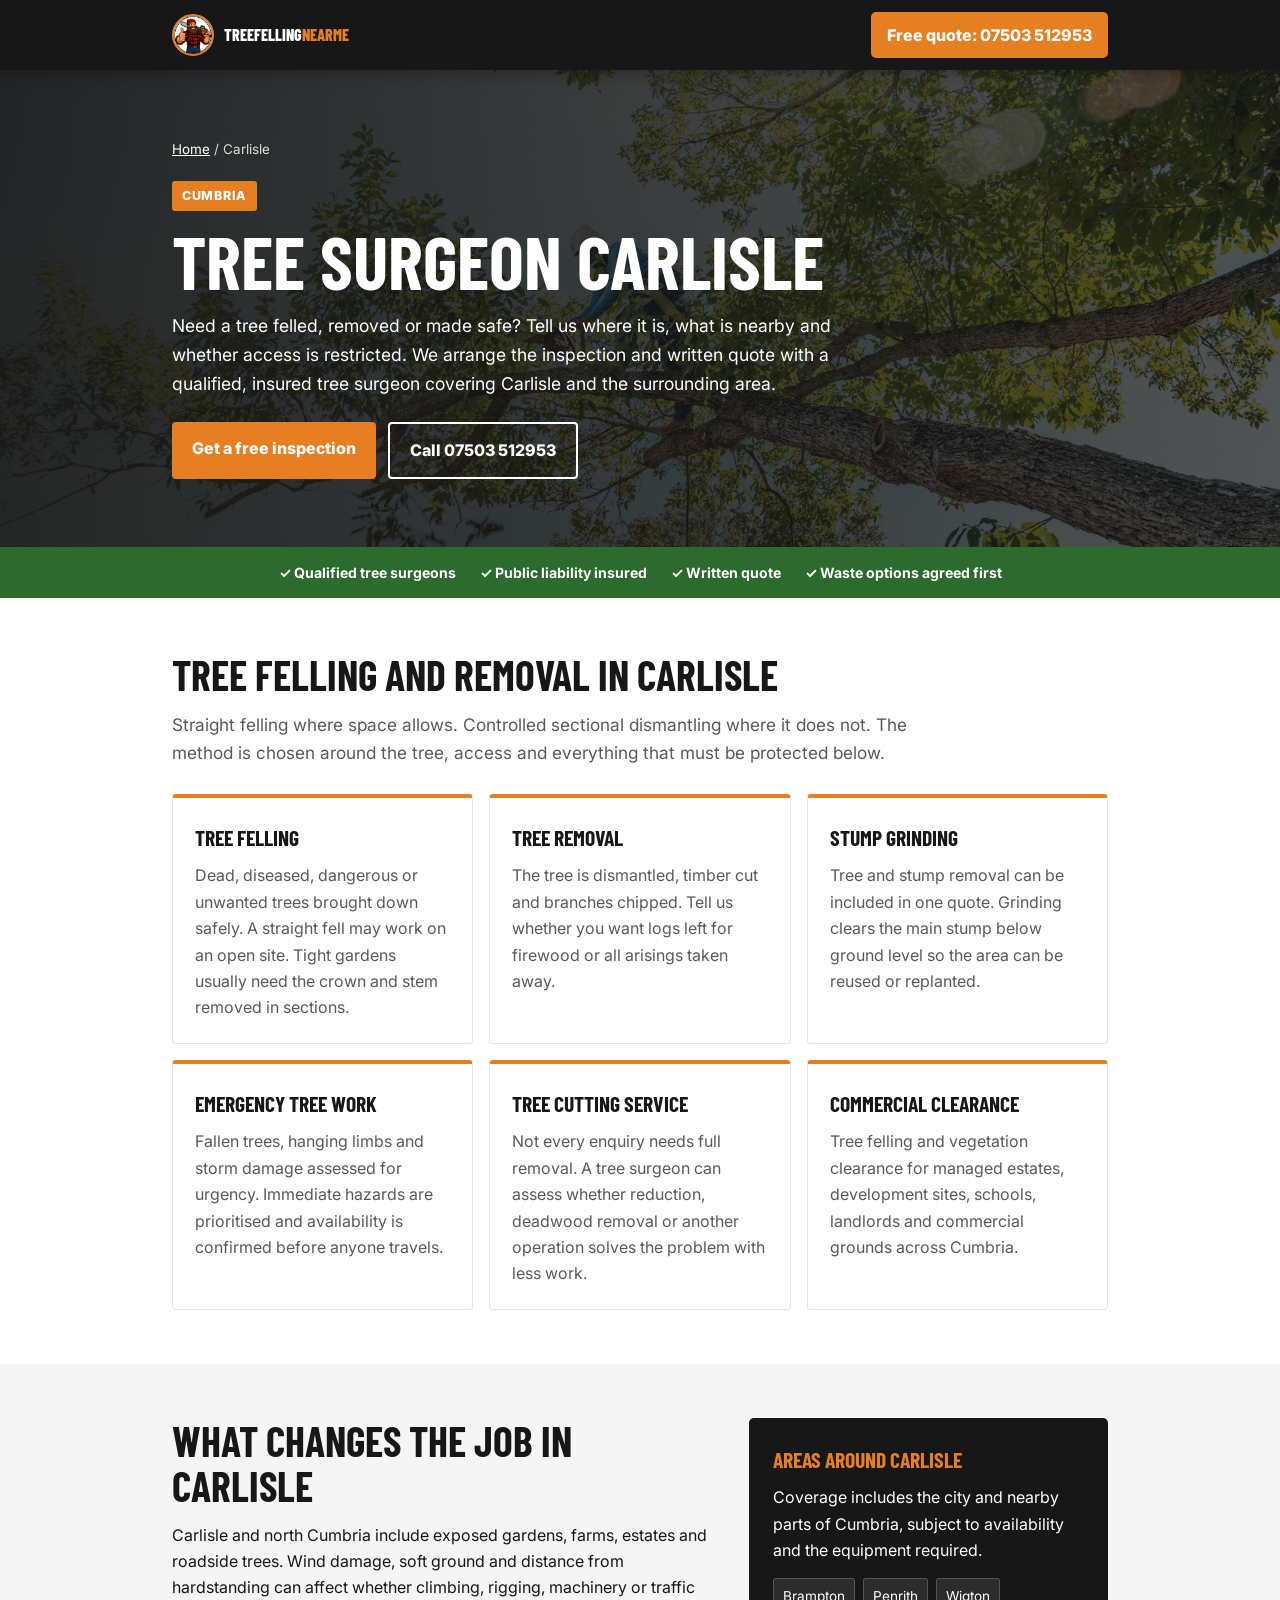
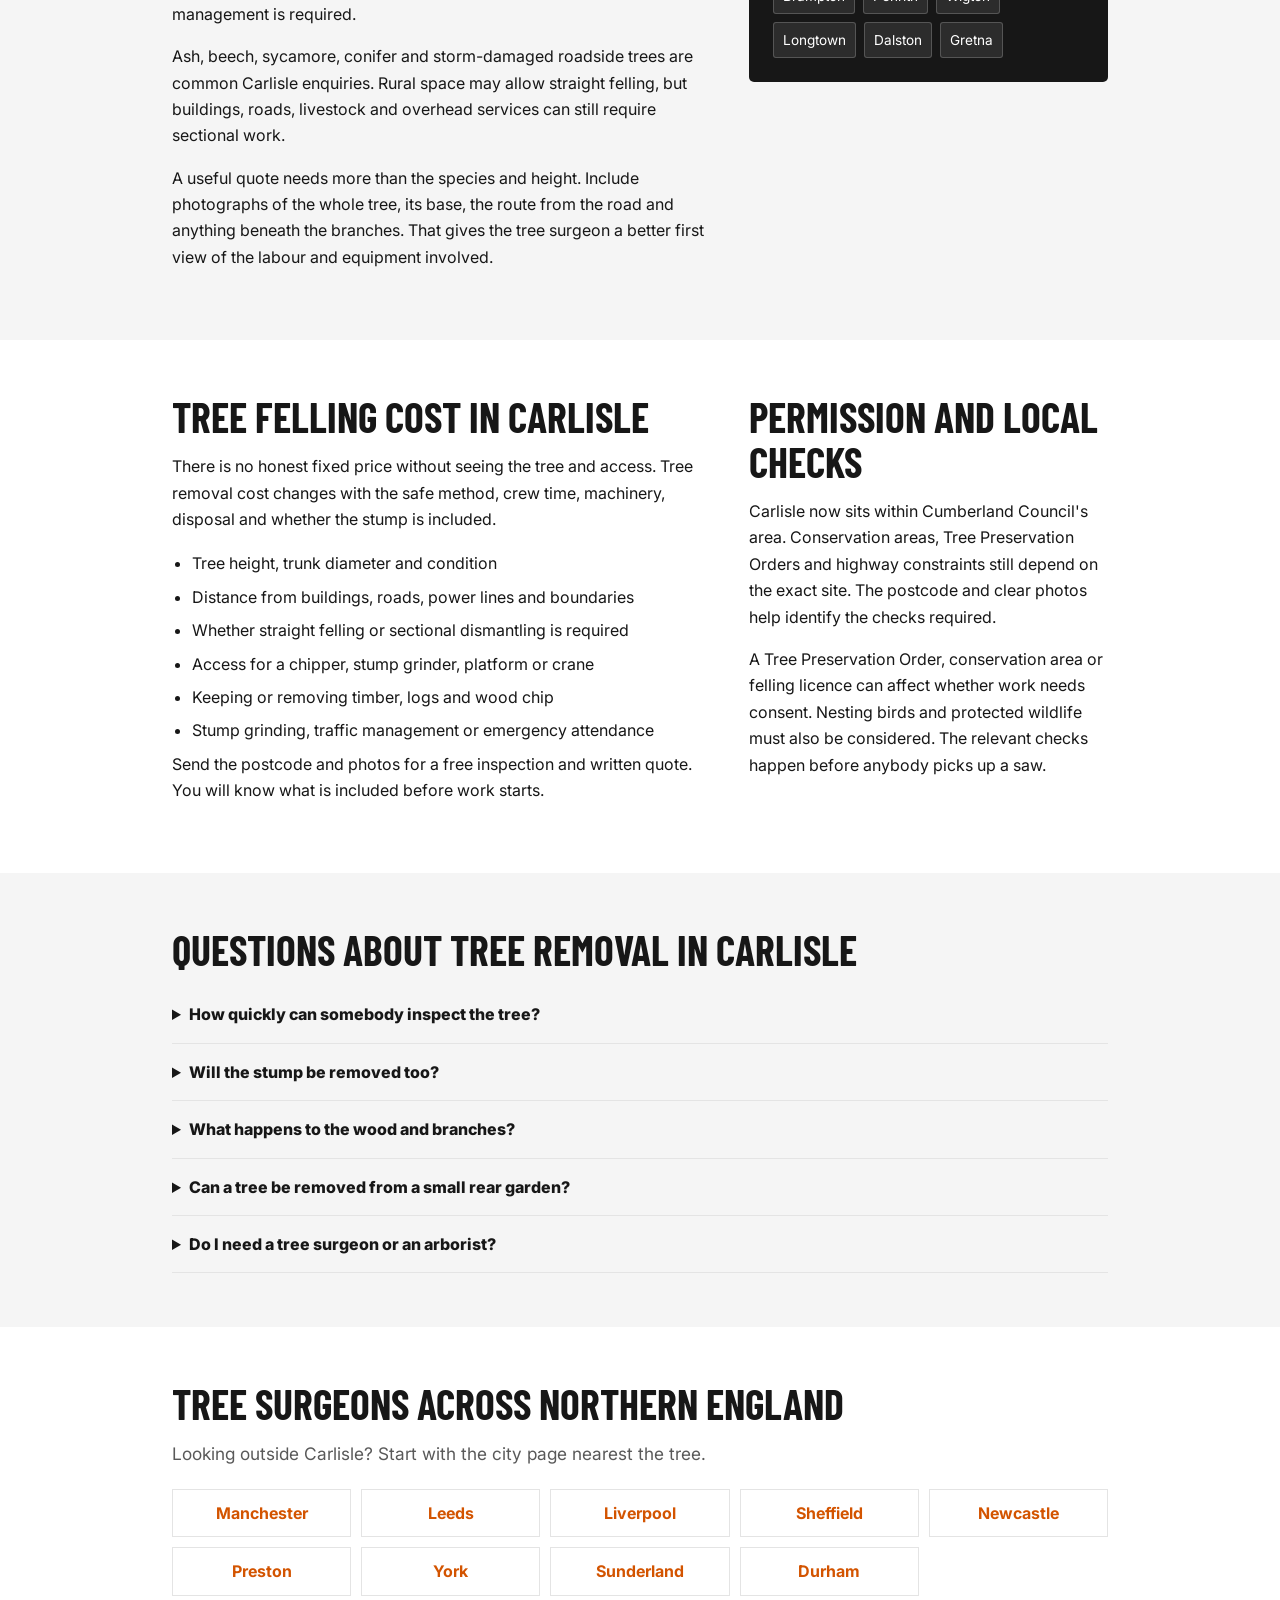
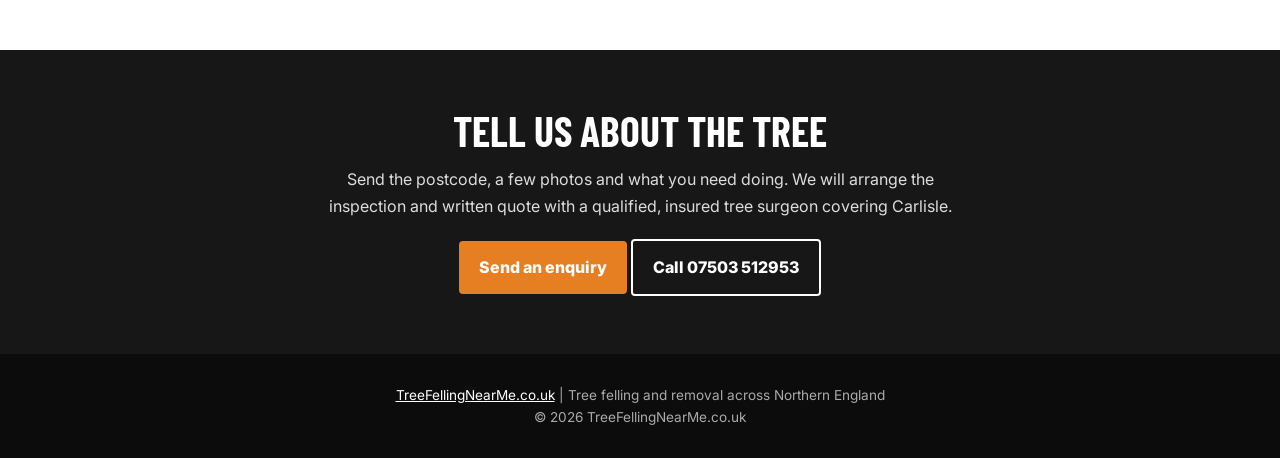
<file: carlisle/index.html>
<!doctype html>
<html lang="en-GB">
<head>
<meta charset="utf-8"><meta name="viewport" content="width=device-width,initial-scale=1">
<title>Tree Surgeon Carlisle | Tree Felling &amp; Removal Near You</title>
<meta name="description" content="Need a tree surgeon in Carlisle? Tree felling, removal, stump grinding and emergency work across Cumbria. Free inspection and written quote.">
<link rel="icon" type="image/png" href="/mascot.png">
<meta name="robots" content="index, follow"><link rel="canonical" href="https://treefellingnearme.co.uk/carlisle/">
<meta property="og:type" content="website"><meta property="og:title" content="Tree Surgeon Carlisle | Tree Felling &amp; Removal Near You"><meta property="og:description" content="Need a tree surgeon in Carlisle? Tree felling, removal, stump grinding and emergency work across Cumbria. Free inspection and written quote."><meta property="og:url" content="https://treefellingnearme.co.uk/carlisle/"><meta property="og:image" content="https://treefellingnearme.co.uk/mascot.png">
<link rel="preconnect" href="https://fonts.googleapis.com"><link rel="preconnect" href="https://fonts.gstatic.com" crossorigin><link href="https://fonts.googleapis.com/css2?family=Barlow+Condensed:wght@700;800&family=Inter:wght@400;500;600;700;800&display=swap" rel="stylesheet"><link rel="stylesheet" href="/city.css">
<script type="application/ld+json">{"@context": "https://schema.org", "@graph": [{"@type": "WebPage", "@id": "https://treefellingnearme.co.uk/carlisle/", "url": "https://treefellingnearme.co.uk/carlisle/", "name": "Tree Surgeon Carlisle | Tree Felling & Removal Near You", "description": "Need a tree surgeon in Carlisle? Tree felling, removal, stump grinding and emergency work across Cumbria. Free inspection and written quote.", "isPartOf": {"@id": "https://treefellingnearme.co.uk/#website"}}, {"@type": "Service", "@id": "https://treefellingnearme.co.uk/carlisle/#service", "name": "Tree felling and removal in Carlisle", "serviceType": "Tree felling and tree removal", "areaServed": {"@type": "City", "name": "Carlisle"}, "provider": {"@id": "https://treefellingnearme.co.uk/#organization"}}, {"@type": "BreadcrumbList", "itemListElement": [{"@type": "ListItem", "position": 1, "name": "Home", "item": "https://treefellingnearme.co.uk/"}, {"@type": "ListItem", "position": 2, "name": "Carlisle", "item": "https://treefellingnearme.co.uk/carlisle/"}]}]}</script>
</head>
<body>
<header class="header"><div class="container"><a class="brand" href="/"><img src="/mascot.png" alt="" width="42" height="42"><span>TreeFelling<span>NearMe</span></span></a><a class="phone" href="tel:07503512953">Free quote: 07503 512953</a></div></header>
<main>
<section class="hero"><div class="container"><nav class="crumbs" aria-label="Breadcrumb"><a href="/">Home</a> / Carlisle</nav><span class="eyebrow">Cumbria</span><h1>Tree Surgeon Carlisle</h1><p>Need a tree felled, removed or made safe? Tell us where it is, what is nearby and whether access is restricted. We arrange the inspection and written quote with a qualified, insured tree surgeon covering Carlisle and the surrounding area.</p><div class="hero-actions"><a class="btn btn-main" href="/#contact">Get a free inspection</a><a class="btn btn-alt" href="tel:07503512953">Call 07503 512953</a></div></div></section>
<div class="trust"><div class="container"><span>✓ Qualified tree surgeons</span><span>✓ Public liability insured</span><span>✓ Written quote</span><span>✓ Waste options agreed first</span></div></div>
<section class="section"><div class="container"><h2>Tree felling and removal in Carlisle</h2><p class="lead">Straight felling where space allows. Controlled sectional dismantling where it does not. The method is chosen around the tree, access and everything that must be protected below.</p><div class="grid"><article class="card"><h3>Tree felling</h3><p>Dead, diseased, dangerous or unwanted trees brought down safely. A straight fell may work on an open site. Tight gardens usually need the crown and stem removed in sections.</p></article><article class="card"><h3>Tree removal</h3><p>The tree is dismantled, timber cut and branches chipped. Tell us whether you want logs left for firewood or all arisings taken away.</p></article><article class="card"><h3>Stump grinding</h3><p>Tree and stump removal can be included in one quote. Grinding clears the main stump below ground level so the area can be reused or replanted.</p></article><article class="card"><h3>Emergency tree work</h3><p>Fallen trees, hanging limbs and storm damage assessed for urgency. Immediate hazards are prioritised and availability is confirmed before anyone travels.</p></article><article class="card"><h3>Tree cutting service</h3><p>Not every enquiry needs full removal. A tree surgeon can assess whether reduction, deadwood removal or another operation solves the problem with less work.</p></article><article class="card"><h3>Commercial clearance</h3><p>Tree felling and vegetation clearance for managed estates, development sites, schools, landlords and commercial grounds across Cumbria.</p></article></div></div></section>
<section class="section alt"><div class="container split"><div class="prose"><h2>What changes the job in Carlisle</h2><p>Carlisle and north Cumbria include exposed gardens, farms, estates and roadside trees. Wind damage, soft ground and distance from hardstanding can affect whether climbing, rigging, machinery or traffic management is required.</p><p>Ash, beech, sycamore, conifer and storm-damaged roadside trees are common Carlisle enquiries. Rural space may allow straight felling, but buildings, roads, livestock and overhead services can still require sectional work.</p><p>A useful quote needs more than the species and height. Include photographs of the whole tree, its base, the route from the road and anything beneath the branches. That gives the tree surgeon a better first view of the labour and equipment involved.</p></div><aside class="area-box"><h3>Areas around Carlisle</h3><p>Coverage includes the city and nearby parts of Cumbria, subject to availability and the equipment required.</p><div class="area-list"><span>Brampton</span><span>Penrith</span><span>Wigton</span><span>Longtown</span><span>Dalston</span><span>Gretna</span></div></aside></div></section>
<section class="section"><div class="container split"><div class="prose"><h2>Tree felling cost in Carlisle</h2><p>There is no honest fixed price without seeing the tree and access. Tree removal cost changes with the safe method, crew time, machinery, disposal and whether the stump is included.</p><ul class="cost-list"><li>Tree height, trunk diameter and condition</li><li>Distance from buildings, roads, power lines and boundaries</li><li>Whether straight felling or sectional dismantling is required</li><li>Access for a chipper, stump grinder, platform or crane</li><li>Keeping or removing timber, logs and wood chip</li><li>Stump grinding, traffic management or emergency attendance</li></ul><p>Send the postcode and photos for a free inspection and written quote. You will know what is included before work starts.</p></div><div class="prose"><h2>Permission and local checks</h2><p>Carlisle now sits within Cumberland Council&#x27;s area. Conservation areas, Tree Preservation Orders and highway constraints still depend on the exact site. The postcode and clear photos help identify the checks required.</p><p>A Tree Preservation Order, conservation area or felling licence can affect whether work needs consent. Nesting birds and protected wildlife must also be considered. The relevant checks happen before anybody picks up a saw.</p></div></div></section>
<section class="section alt faq"><div class="container"><h2>Questions about tree removal in Carlisle</h2><details><summary>How quickly can somebody inspect the tree?</summary><p>That depends on location, urgency and current availability. Send the postcode, photos and a short description. A fallen tree blocking access is treated differently from planned removal.</p></details><details><summary>Will the stump be removed too?</summary><p>Only if stump grinding is included in the written quote. Ask for tree and stump removal when you enquire so the right machinery can be planned.</p></details><details><summary>What happens to the wood and branches?</summary><p>Branches are normally chipped. Timber can be removed or cut into manageable logs for you to keep. Agree the waste plan before accepting the quote.</p></details><details><summary>Can a tree be removed from a small rear garden?</summary><p>Usually, but restricted access changes the method and cost. Sectional dismantling and controlled lowering are used where there is no safe space to fell the tree whole.</p></details><details><summary>Do I need a tree surgeon or an arborist?</summary><p>For practical felling, removal and climbing work, people usually search for a tree surgeon. Arborist is the broader professional term. The important checks are competence for the operation and suitable insurance.</p></details></div></section>
<section class="section"><div class="container"><h2>Tree surgeons across Northern England</h2><p class="lead">Looking outside Carlisle? Start with the city page nearest the tree.</p><div class="city-links"><a href="/manchester/">Manchester</a><a href="/leeds/">Leeds</a><a href="/liverpool/">Liverpool</a><a href="/sheffield/">Sheffield</a><a href="/newcastle/">Newcastle</a><a href="/preston/">Preston</a><a href="/york/">York</a><a href="/sunderland/">Sunderland</a><a href="/durham/">Durham</a></div></div></section>
<section class="cta"><div class="container"><h2>Tell us about the tree</h2><p>Send the postcode, a few photos and what you need doing. We will arrange the inspection and written quote with a qualified, insured tree surgeon covering Carlisle.</p><a class="btn btn-main" href="/#contact">Send an enquiry</a> <a class="btn btn-alt" href="tel:07503512953">Call 07503 512953</a></div></section>
</main>
<footer class="footer"><div class="container"><p><a href="/">TreeFellingNearMe.co.uk</a> | Tree felling and removal across Northern England</p><p>© 2026 TreeFellingNearMe.co.uk</p></div></footer><a class="mobile-call" href="tel:07503512953">Call for a free quote: 07503 512953</a>
</body></html>
</file>
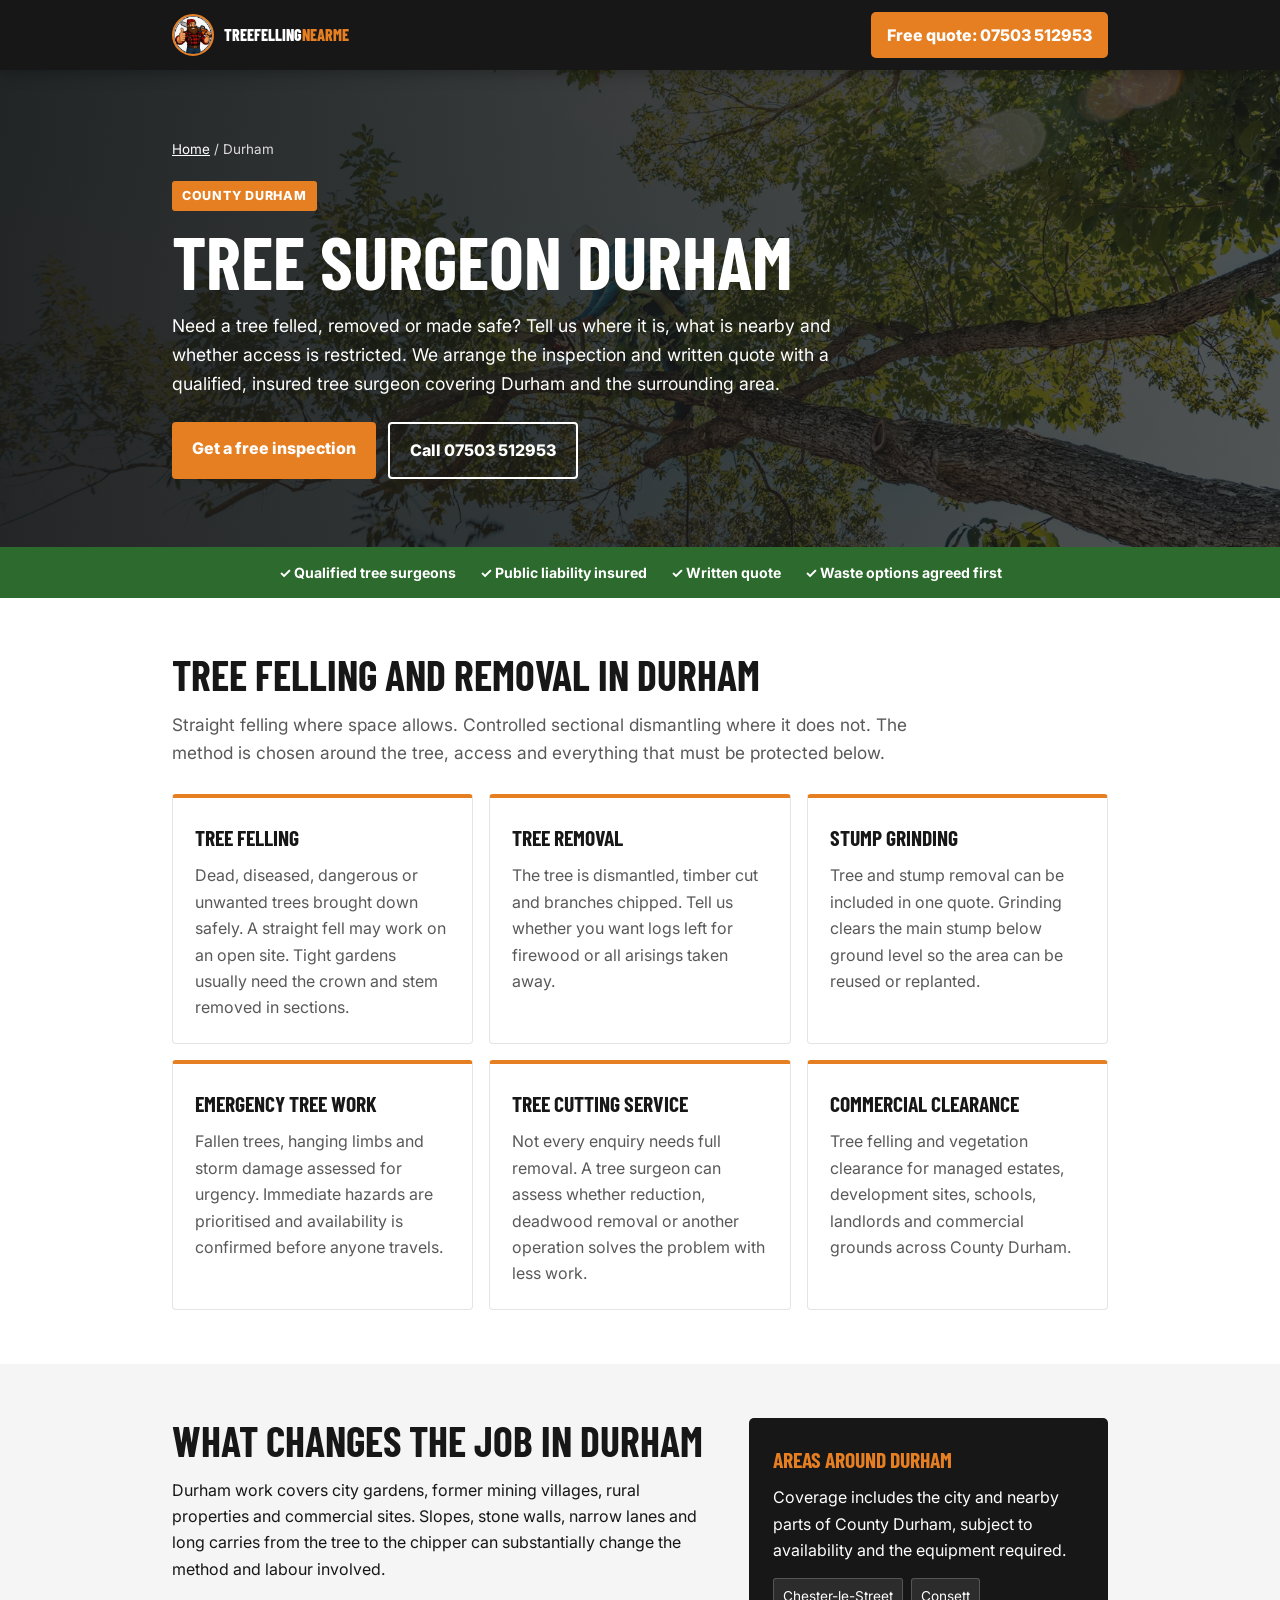
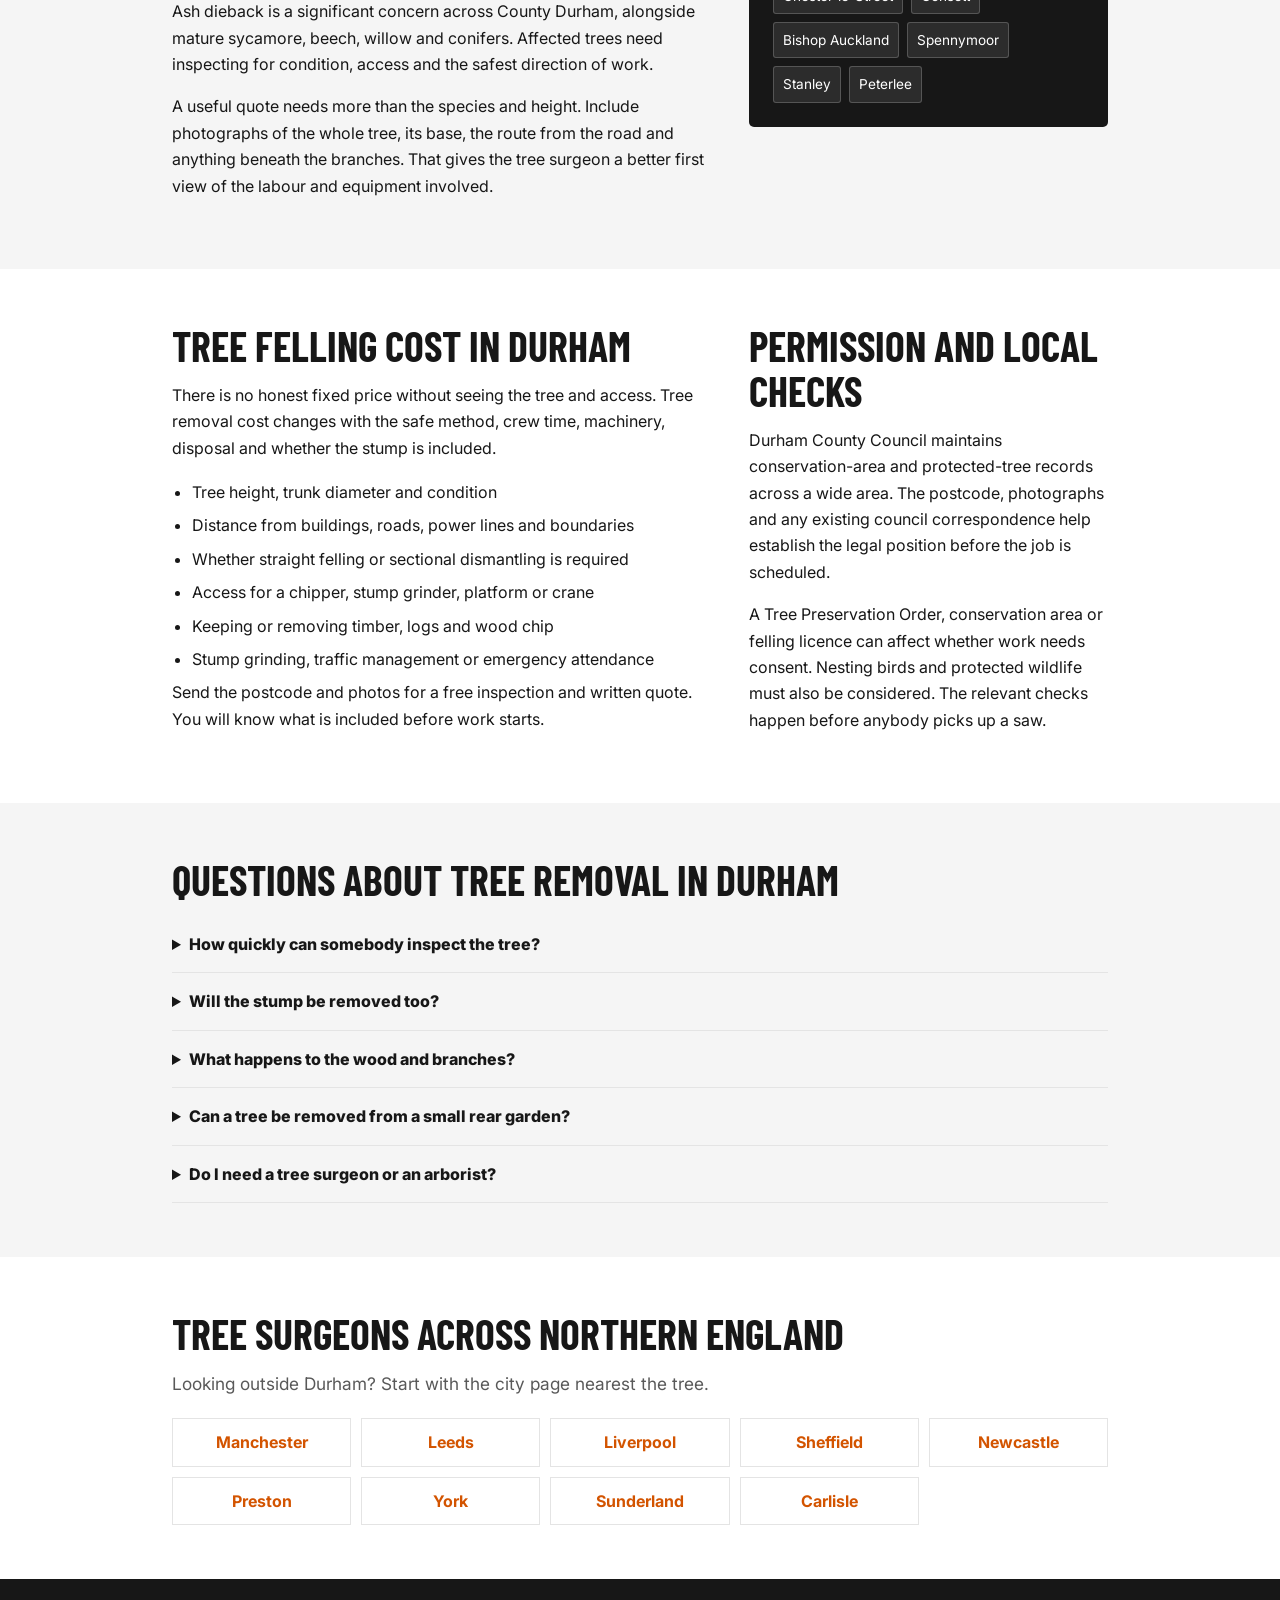
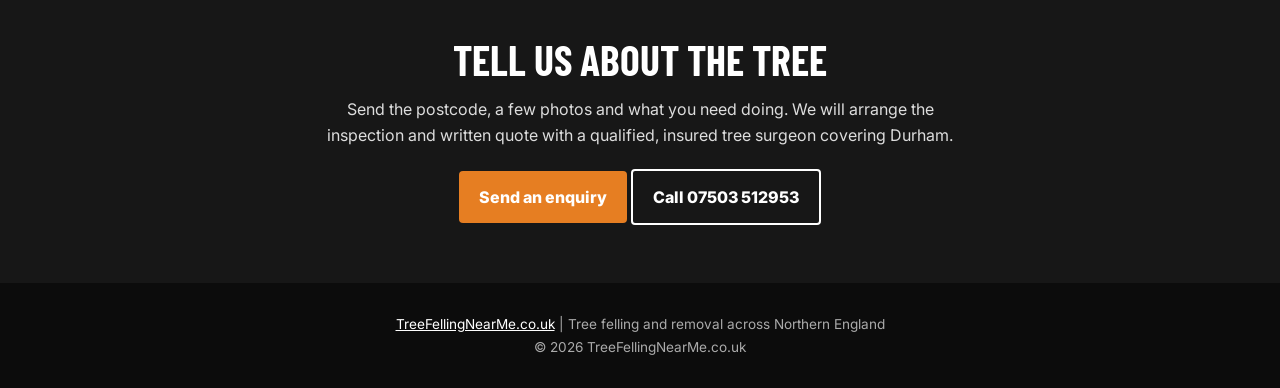
<file: durham/index.html>
<!doctype html>
<html lang="en-GB">
<head>
<meta charset="utf-8"><meta name="viewport" content="width=device-width,initial-scale=1">
<title>Tree Surgeon Durham | Tree Felling &amp; Removal Near You</title>
<meta name="description" content="Need a tree surgeon in Durham? Tree felling, removal, stump grinding and emergency work across County Durham. Free inspection and written quote.">
<link rel="icon" type="image/png" href="/mascot.png">
<meta name="robots" content="index, follow"><link rel="canonical" href="https://treefellingnearme.co.uk/durham/">
<meta property="og:type" content="website"><meta property="og:title" content="Tree Surgeon Durham | Tree Felling &amp; Removal Near You"><meta property="og:description" content="Need a tree surgeon in Durham? Tree felling, removal, stump grinding and emergency work across County Durham. Free inspection and written quote."><meta property="og:url" content="https://treefellingnearme.co.uk/durham/"><meta property="og:image" content="https://treefellingnearme.co.uk/mascot.png">
<link rel="preconnect" href="https://fonts.googleapis.com"><link rel="preconnect" href="https://fonts.gstatic.com" crossorigin><link href="https://fonts.googleapis.com/css2?family=Barlow+Condensed:wght@700;800&family=Inter:wght@400;500;600;700;800&display=swap" rel="stylesheet"><link rel="stylesheet" href="/city.css">
<script type="application/ld+json">{"@context": "https://schema.org", "@graph": [{"@type": "WebPage", "@id": "https://treefellingnearme.co.uk/durham/", "url": "https://treefellingnearme.co.uk/durham/", "name": "Tree Surgeon Durham | Tree Felling & Removal Near You", "description": "Need a tree surgeon in Durham? Tree felling, removal, stump grinding and emergency work across County Durham. Free inspection and written quote.", "isPartOf": {"@id": "https://treefellingnearme.co.uk/#website"}}, {"@type": "Service", "@id": "https://treefellingnearme.co.uk/durham/#service", "name": "Tree felling and removal in Durham", "serviceType": "Tree felling and tree removal", "areaServed": {"@type": "City", "name": "Durham"}, "provider": {"@id": "https://treefellingnearme.co.uk/#organization"}}, {"@type": "BreadcrumbList", "itemListElement": [{"@type": "ListItem", "position": 1, "name": "Home", "item": "https://treefellingnearme.co.uk/"}, {"@type": "ListItem", "position": 2, "name": "Durham", "item": "https://treefellingnearme.co.uk/durham/"}]}]}</script>
</head>
<body>
<header class="header"><div class="container"><a class="brand" href="/"><img src="/mascot.png" alt="" width="42" height="42"><span>TreeFelling<span>NearMe</span></span></a><a class="phone" href="tel:07503512953">Free quote: 07503 512953</a></div></header>
<main>
<section class="hero"><div class="container"><nav class="crumbs" aria-label="Breadcrumb"><a href="/">Home</a> / Durham</nav><span class="eyebrow">County Durham</span><h1>Tree Surgeon Durham</h1><p>Need a tree felled, removed or made safe? Tell us where it is, what is nearby and whether access is restricted. We arrange the inspection and written quote with a qualified, insured tree surgeon covering Durham and the surrounding area.</p><div class="hero-actions"><a class="btn btn-main" href="/#contact">Get a free inspection</a><a class="btn btn-alt" href="tel:07503512953">Call 07503 512953</a></div></div></section>
<div class="trust"><div class="container"><span>✓ Qualified tree surgeons</span><span>✓ Public liability insured</span><span>✓ Written quote</span><span>✓ Waste options agreed first</span></div></div>
<section class="section"><div class="container"><h2>Tree felling and removal in Durham</h2><p class="lead">Straight felling where space allows. Controlled sectional dismantling where it does not. The method is chosen around the tree, access and everything that must be protected below.</p><div class="grid"><article class="card"><h3>Tree felling</h3><p>Dead, diseased, dangerous or unwanted trees brought down safely. A straight fell may work on an open site. Tight gardens usually need the crown and stem removed in sections.</p></article><article class="card"><h3>Tree removal</h3><p>The tree is dismantled, timber cut and branches chipped. Tell us whether you want logs left for firewood or all arisings taken away.</p></article><article class="card"><h3>Stump grinding</h3><p>Tree and stump removal can be included in one quote. Grinding clears the main stump below ground level so the area can be reused or replanted.</p></article><article class="card"><h3>Emergency tree work</h3><p>Fallen trees, hanging limbs and storm damage assessed for urgency. Immediate hazards are prioritised and availability is confirmed before anyone travels.</p></article><article class="card"><h3>Tree cutting service</h3><p>Not every enquiry needs full removal. A tree surgeon can assess whether reduction, deadwood removal or another operation solves the problem with less work.</p></article><article class="card"><h3>Commercial clearance</h3><p>Tree felling and vegetation clearance for managed estates, development sites, schools, landlords and commercial grounds across County Durham.</p></article></div></div></section>
<section class="section alt"><div class="container split"><div class="prose"><h2>What changes the job in Durham</h2><p>Durham work covers city gardens, former mining villages, rural properties and commercial sites. Slopes, stone walls, narrow lanes and long carries from the tree to the chipper can substantially change the method and labour involved.</p><p>Ash dieback is a significant concern across County Durham, alongside mature sycamore, beech, willow and conifers. Affected trees need inspecting for condition, access and the safest direction of work.</p><p>A useful quote needs more than the species and height. Include photographs of the whole tree, its base, the route from the road and anything beneath the branches. That gives the tree surgeon a better first view of the labour and equipment involved.</p></div><aside class="area-box"><h3>Areas around Durham</h3><p>Coverage includes the city and nearby parts of County Durham, subject to availability and the equipment required.</p><div class="area-list"><span>Chester-le-Street</span><span>Consett</span><span>Bishop Auckland</span><span>Spennymoor</span><span>Stanley</span><span>Peterlee</span></div></aside></div></section>
<section class="section"><div class="container split"><div class="prose"><h2>Tree felling cost in Durham</h2><p>There is no honest fixed price without seeing the tree and access. Tree removal cost changes with the safe method, crew time, machinery, disposal and whether the stump is included.</p><ul class="cost-list"><li>Tree height, trunk diameter and condition</li><li>Distance from buildings, roads, power lines and boundaries</li><li>Whether straight felling or sectional dismantling is required</li><li>Access for a chipper, stump grinder, platform or crane</li><li>Keeping or removing timber, logs and wood chip</li><li>Stump grinding, traffic management or emergency attendance</li></ul><p>Send the postcode and photos for a free inspection and written quote. You will know what is included before work starts.</p></div><div class="prose"><h2>Permission and local checks</h2><p>Durham County Council maintains conservation-area and protected-tree records across a wide area. The postcode, photographs and any existing council correspondence help establish the legal position before the job is scheduled.</p><p>A Tree Preservation Order, conservation area or felling licence can affect whether work needs consent. Nesting birds and protected wildlife must also be considered. The relevant checks happen before anybody picks up a saw.</p></div></div></section>
<section class="section alt faq"><div class="container"><h2>Questions about tree removal in Durham</h2><details><summary>How quickly can somebody inspect the tree?</summary><p>That depends on location, urgency and current availability. Send the postcode, photos and a short description. A fallen tree blocking access is treated differently from planned removal.</p></details><details><summary>Will the stump be removed too?</summary><p>Only if stump grinding is included in the written quote. Ask for tree and stump removal when you enquire so the right machinery can be planned.</p></details><details><summary>What happens to the wood and branches?</summary><p>Branches are normally chipped. Timber can be removed or cut into manageable logs for you to keep. Agree the waste plan before accepting the quote.</p></details><details><summary>Can a tree be removed from a small rear garden?</summary><p>Usually, but restricted access changes the method and cost. Sectional dismantling and controlled lowering are used where there is no safe space to fell the tree whole.</p></details><details><summary>Do I need a tree surgeon or an arborist?</summary><p>For practical felling, removal and climbing work, people usually search for a tree surgeon. Arborist is the broader professional term. The important checks are competence for the operation and suitable insurance.</p></details></div></section>
<section class="section"><div class="container"><h2>Tree surgeons across Northern England</h2><p class="lead">Looking outside Durham? Start with the city page nearest the tree.</p><div class="city-links"><a href="/manchester/">Manchester</a><a href="/leeds/">Leeds</a><a href="/liverpool/">Liverpool</a><a href="/sheffield/">Sheffield</a><a href="/newcastle/">Newcastle</a><a href="/preston/">Preston</a><a href="/york/">York</a><a href="/sunderland/">Sunderland</a><a href="/carlisle/">Carlisle</a></div></div></section>
<section class="cta"><div class="container"><h2>Tell us about the tree</h2><p>Send the postcode, a few photos and what you need doing. We will arrange the inspection and written quote with a qualified, insured tree surgeon covering Durham.</p><a class="btn btn-main" href="/#contact">Send an enquiry</a> <a class="btn btn-alt" href="tel:07503512953">Call 07503 512953</a></div></section>
</main>
<footer class="footer"><div class="container"><p><a href="/">TreeFellingNearMe.co.uk</a> | Tree felling and removal across Northern England</p><p>© 2026 TreeFellingNearMe.co.uk</p></div></footer><a class="mobile-call" href="tel:07503512953">Call for a free quote: 07503 512953</a>
</body></html>
</file>
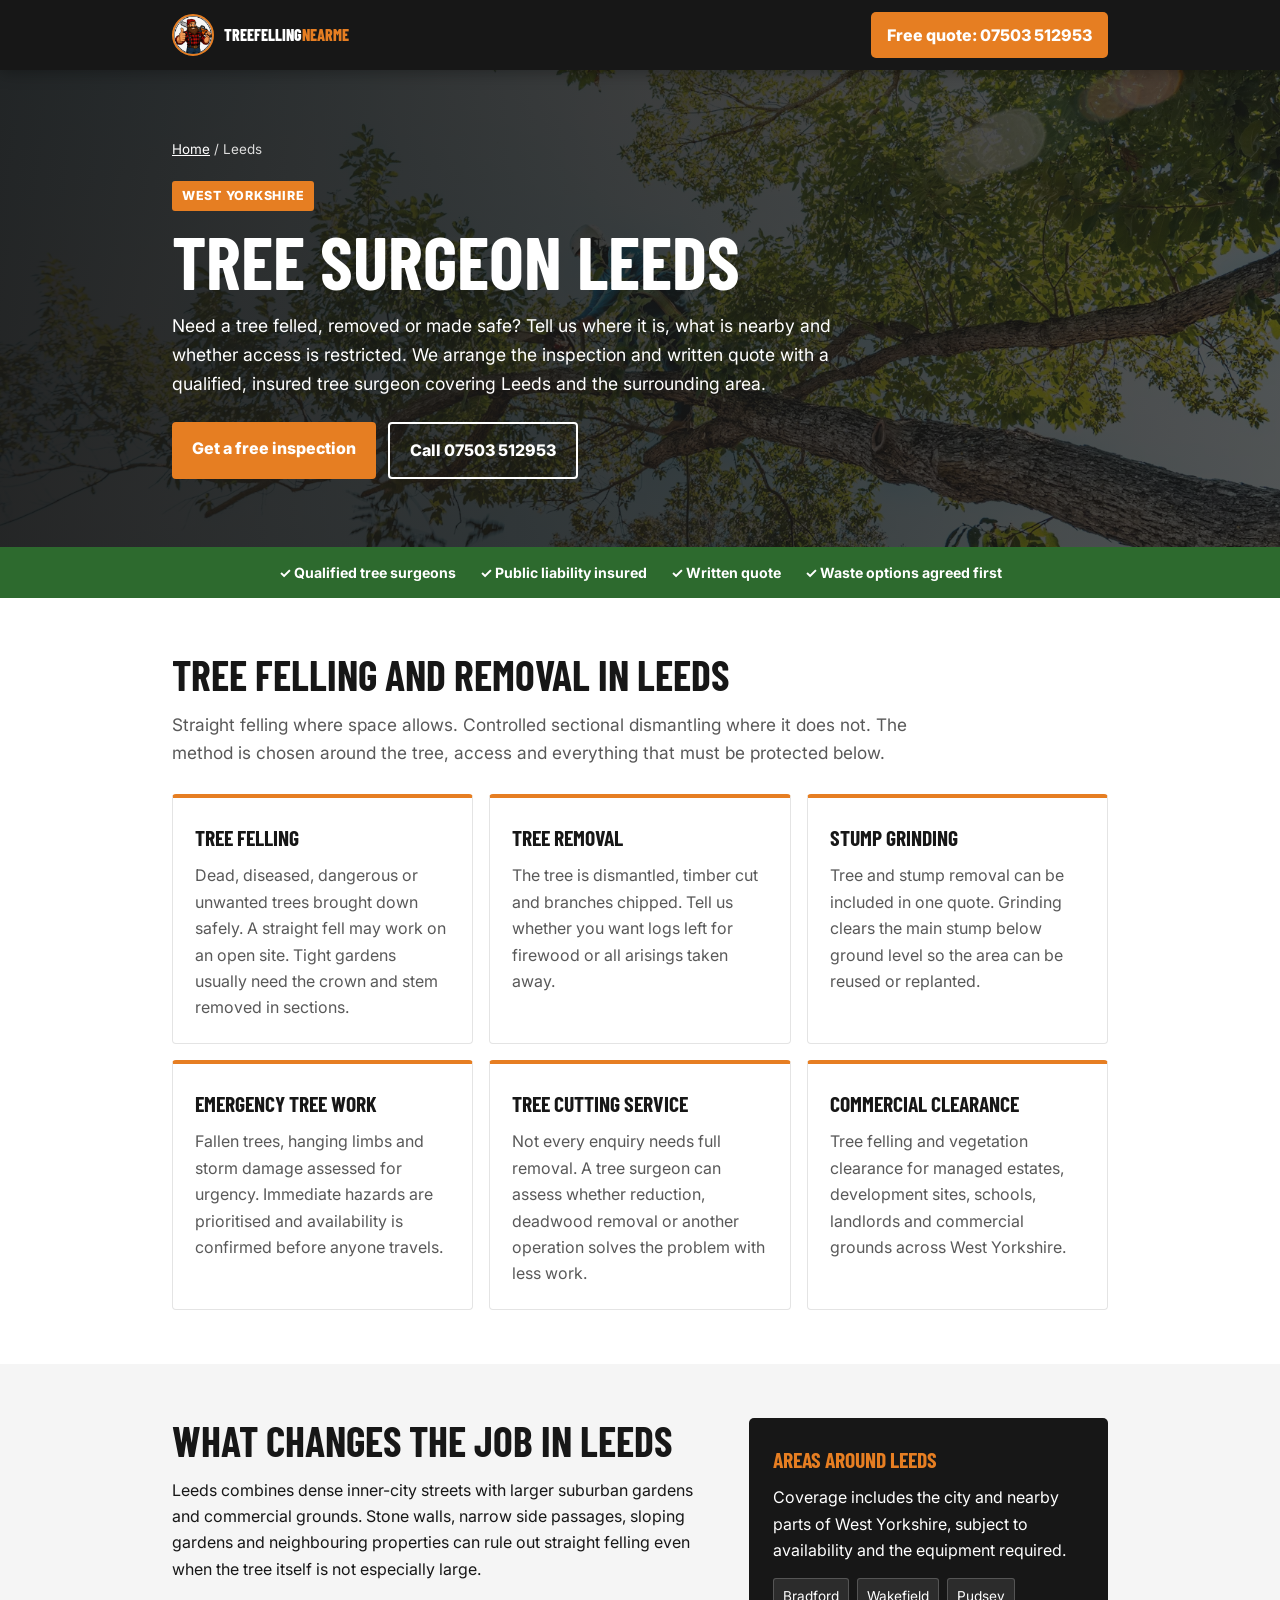
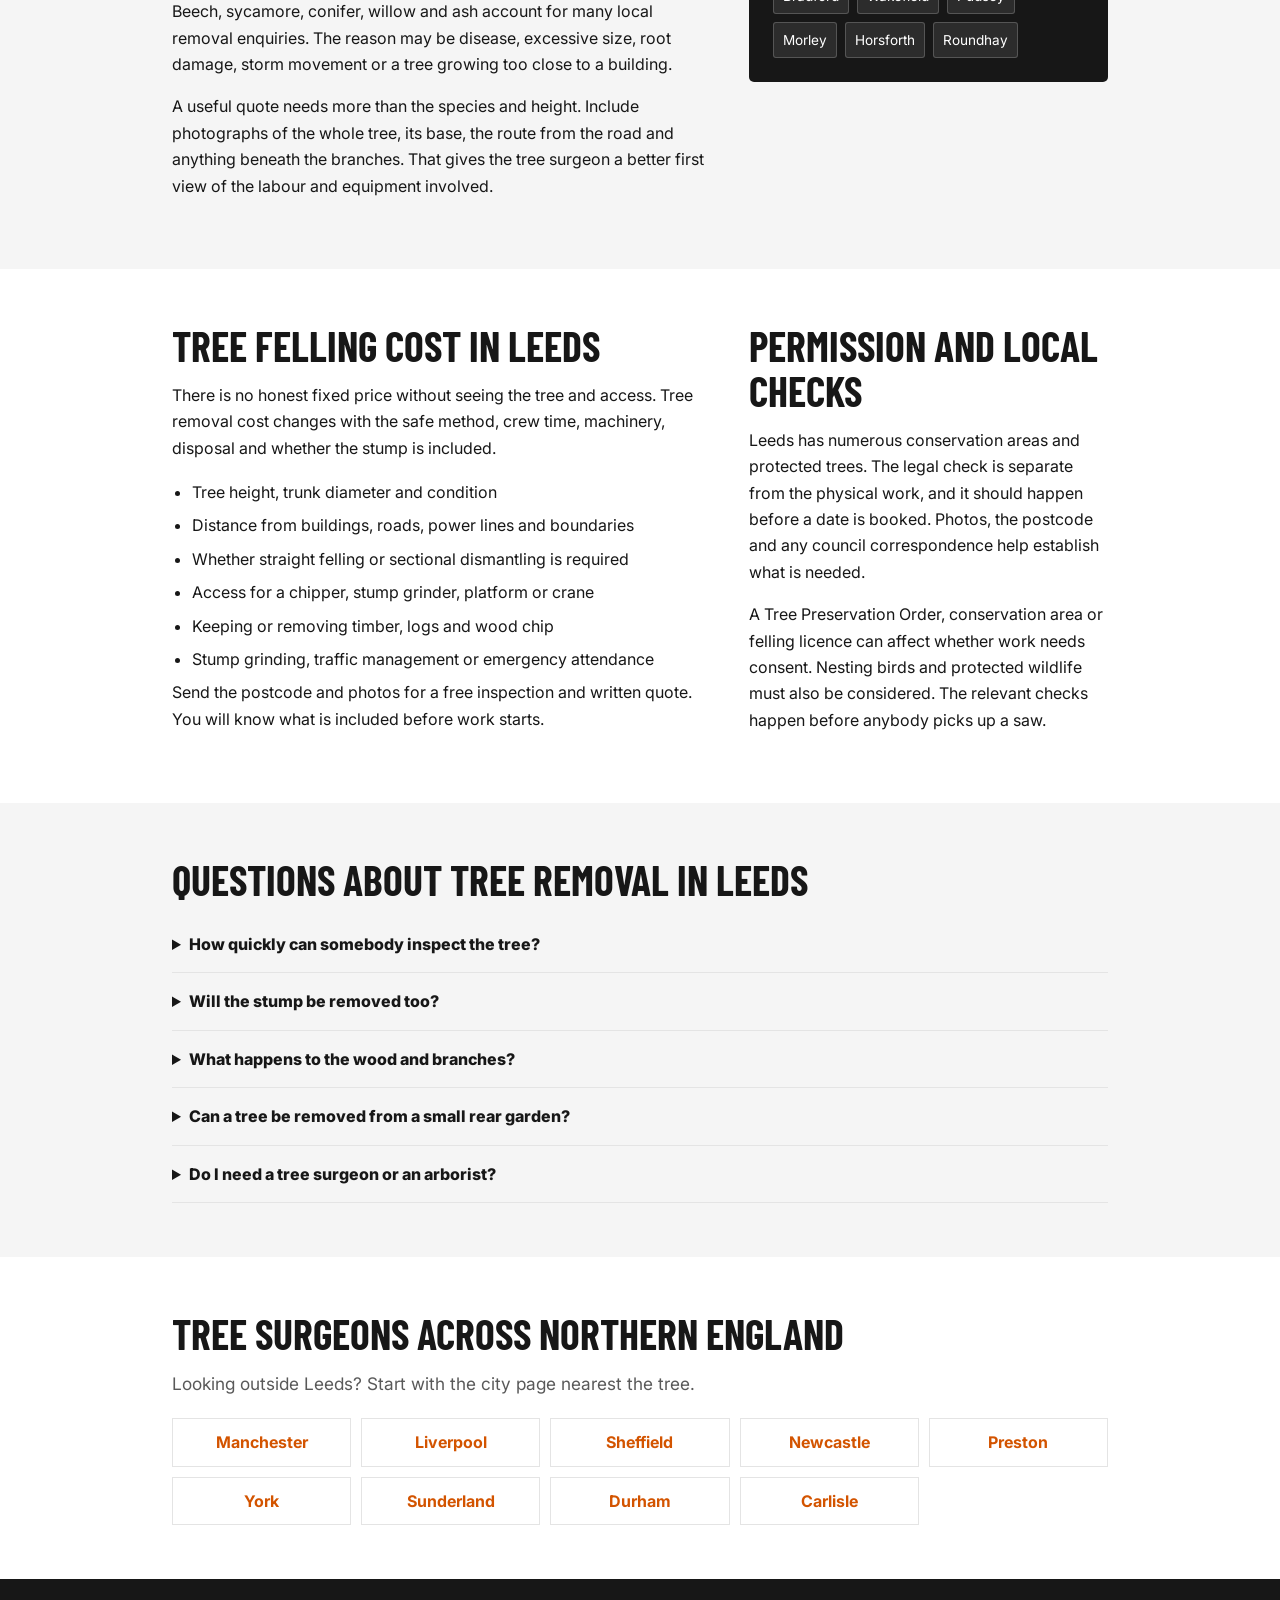
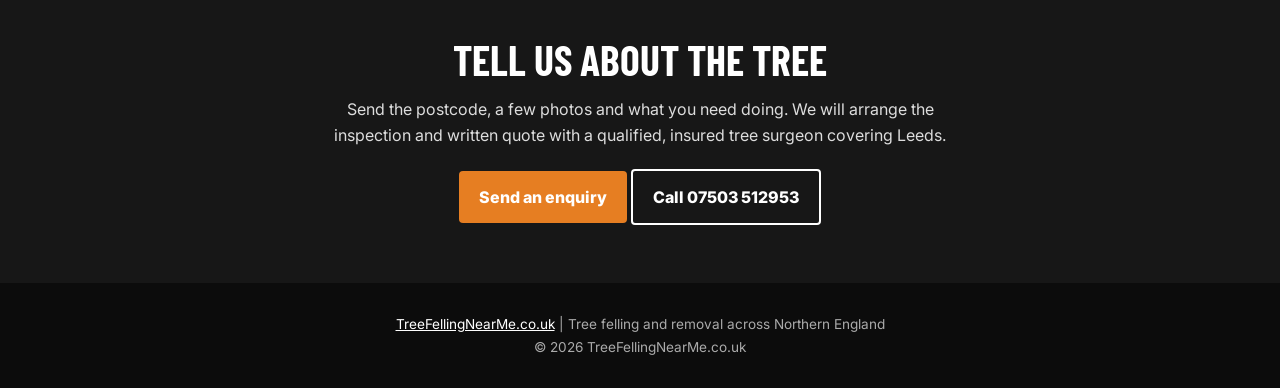
<file: leeds/index.html>
<!doctype html>
<html lang="en-GB">
<head>
<meta charset="utf-8"><meta name="viewport" content="width=device-width,initial-scale=1">
<title>Tree Surgeon Leeds | Tree Felling &amp; Removal Near You</title>
<meta name="description" content="Need a tree surgeon in Leeds? Tree felling, removal, stump grinding and emergency work across West Yorkshire. Free inspection and written quote.">
<link rel="icon" type="image/png" href="/mascot.png">
<meta name="robots" content="index, follow"><link rel="canonical" href="https://treefellingnearme.co.uk/leeds/">
<meta property="og:type" content="website"><meta property="og:title" content="Tree Surgeon Leeds | Tree Felling &amp; Removal Near You"><meta property="og:description" content="Need a tree surgeon in Leeds? Tree felling, removal, stump grinding and emergency work across West Yorkshire. Free inspection and written quote."><meta property="og:url" content="https://treefellingnearme.co.uk/leeds/"><meta property="og:image" content="https://treefellingnearme.co.uk/mascot.png">
<link rel="preconnect" href="https://fonts.googleapis.com"><link rel="preconnect" href="https://fonts.gstatic.com" crossorigin><link href="https://fonts.googleapis.com/css2?family=Barlow+Condensed:wght@700;800&family=Inter:wght@400;500;600;700;800&display=swap" rel="stylesheet"><link rel="stylesheet" href="/city.css">
<script type="application/ld+json">{"@context": "https://schema.org", "@graph": [{"@type": "WebPage", "@id": "https://treefellingnearme.co.uk/leeds/", "url": "https://treefellingnearme.co.uk/leeds/", "name": "Tree Surgeon Leeds | Tree Felling & Removal Near You", "description": "Need a tree surgeon in Leeds? Tree felling, removal, stump grinding and emergency work across West Yorkshire. Free inspection and written quote.", "isPartOf": {"@id": "https://treefellingnearme.co.uk/#website"}}, {"@type": "Service", "@id": "https://treefellingnearme.co.uk/leeds/#service", "name": "Tree felling and removal in Leeds", "serviceType": "Tree felling and tree removal", "areaServed": {"@type": "City", "name": "Leeds"}, "provider": {"@id": "https://treefellingnearme.co.uk/#organization"}}, {"@type": "BreadcrumbList", "itemListElement": [{"@type": "ListItem", "position": 1, "name": "Home", "item": "https://treefellingnearme.co.uk/"}, {"@type": "ListItem", "position": 2, "name": "Leeds", "item": "https://treefellingnearme.co.uk/leeds/"}]}]}</script>
</head>
<body>
<header class="header"><div class="container"><a class="brand" href="/"><img src="/mascot.png" alt="" width="42" height="42"><span>TreeFelling<span>NearMe</span></span></a><a class="phone" href="tel:07503512953">Free quote: 07503 512953</a></div></header>
<main>
<section class="hero"><div class="container"><nav class="crumbs" aria-label="Breadcrumb"><a href="/">Home</a> / Leeds</nav><span class="eyebrow">West Yorkshire</span><h1>Tree Surgeon Leeds</h1><p>Need a tree felled, removed or made safe? Tell us where it is, what is nearby and whether access is restricted. We arrange the inspection and written quote with a qualified, insured tree surgeon covering Leeds and the surrounding area.</p><div class="hero-actions"><a class="btn btn-main" href="/#contact">Get a free inspection</a><a class="btn btn-alt" href="tel:07503512953">Call 07503 512953</a></div></div></section>
<div class="trust"><div class="container"><span>✓ Qualified tree surgeons</span><span>✓ Public liability insured</span><span>✓ Written quote</span><span>✓ Waste options agreed first</span></div></div>
<section class="section"><div class="container"><h2>Tree felling and removal in Leeds</h2><p class="lead">Straight felling where space allows. Controlled sectional dismantling where it does not. The method is chosen around the tree, access and everything that must be protected below.</p><div class="grid"><article class="card"><h3>Tree felling</h3><p>Dead, diseased, dangerous or unwanted trees brought down safely. A straight fell may work on an open site. Tight gardens usually need the crown and stem removed in sections.</p></article><article class="card"><h3>Tree removal</h3><p>The tree is dismantled, timber cut and branches chipped. Tell us whether you want logs left for firewood or all arisings taken away.</p></article><article class="card"><h3>Stump grinding</h3><p>Tree and stump removal can be included in one quote. Grinding clears the main stump below ground level so the area can be reused or replanted.</p></article><article class="card"><h3>Emergency tree work</h3><p>Fallen trees, hanging limbs and storm damage assessed for urgency. Immediate hazards are prioritised and availability is confirmed before anyone travels.</p></article><article class="card"><h3>Tree cutting service</h3><p>Not every enquiry needs full removal. A tree surgeon can assess whether reduction, deadwood removal or another operation solves the problem with less work.</p></article><article class="card"><h3>Commercial clearance</h3><p>Tree felling and vegetation clearance for managed estates, development sites, schools, landlords and commercial grounds across West Yorkshire.</p></article></div></div></section>
<section class="section alt"><div class="container split"><div class="prose"><h2>What changes the job in Leeds</h2><p>Leeds combines dense inner-city streets with larger suburban gardens and commercial grounds. Stone walls, narrow side passages, sloping gardens and neighbouring properties can rule out straight felling even when the tree itself is not especially large.</p><p>Beech, sycamore, conifer, willow and ash account for many local removal enquiries. The reason may be disease, excessive size, root damage, storm movement or a tree growing too close to a building.</p><p>A useful quote needs more than the species and height. Include photographs of the whole tree, its base, the route from the road and anything beneath the branches. That gives the tree surgeon a better first view of the labour and equipment involved.</p></div><aside class="area-box"><h3>Areas around Leeds</h3><p>Coverage includes the city and nearby parts of West Yorkshire, subject to availability and the equipment required.</p><div class="area-list"><span>Bradford</span><span>Wakefield</span><span>Pudsey</span><span>Morley</span><span>Horsforth</span><span>Roundhay</span></div></aside></div></section>
<section class="section"><div class="container split"><div class="prose"><h2>Tree felling cost in Leeds</h2><p>There is no honest fixed price without seeing the tree and access. Tree removal cost changes with the safe method, crew time, machinery, disposal and whether the stump is included.</p><ul class="cost-list"><li>Tree height, trunk diameter and condition</li><li>Distance from buildings, roads, power lines and boundaries</li><li>Whether straight felling or sectional dismantling is required</li><li>Access for a chipper, stump grinder, platform or crane</li><li>Keeping or removing timber, logs and wood chip</li><li>Stump grinding, traffic management or emergency attendance</li></ul><p>Send the postcode and photos for a free inspection and written quote. You will know what is included before work starts.</p></div><div class="prose"><h2>Permission and local checks</h2><p>Leeds has numerous conservation areas and protected trees. The legal check is separate from the physical work, and it should happen before a date is booked. Photos, the postcode and any council correspondence help establish what is needed.</p><p>A Tree Preservation Order, conservation area or felling licence can affect whether work needs consent. Nesting birds and protected wildlife must also be considered. The relevant checks happen before anybody picks up a saw.</p></div></div></section>
<section class="section alt faq"><div class="container"><h2>Questions about tree removal in Leeds</h2><details><summary>How quickly can somebody inspect the tree?</summary><p>That depends on location, urgency and current availability. Send the postcode, photos and a short description. A fallen tree blocking access is treated differently from planned removal.</p></details><details><summary>Will the stump be removed too?</summary><p>Only if stump grinding is included in the written quote. Ask for tree and stump removal when you enquire so the right machinery can be planned.</p></details><details><summary>What happens to the wood and branches?</summary><p>Branches are normally chipped. Timber can be removed or cut into manageable logs for you to keep. Agree the waste plan before accepting the quote.</p></details><details><summary>Can a tree be removed from a small rear garden?</summary><p>Usually, but restricted access changes the method and cost. Sectional dismantling and controlled lowering are used where there is no safe space to fell the tree whole.</p></details><details><summary>Do I need a tree surgeon or an arborist?</summary><p>For practical felling, removal and climbing work, people usually search for a tree surgeon. Arborist is the broader professional term. The important checks are competence for the operation and suitable insurance.</p></details></div></section>
<section class="section"><div class="container"><h2>Tree surgeons across Northern England</h2><p class="lead">Looking outside Leeds? Start with the city page nearest the tree.</p><div class="city-links"><a href="/manchester/">Manchester</a><a href="/liverpool/">Liverpool</a><a href="/sheffield/">Sheffield</a><a href="/newcastle/">Newcastle</a><a href="/preston/">Preston</a><a href="/york/">York</a><a href="/sunderland/">Sunderland</a><a href="/durham/">Durham</a><a href="/carlisle/">Carlisle</a></div></div></section>
<section class="cta"><div class="container"><h2>Tell us about the tree</h2><p>Send the postcode, a few photos and what you need doing. We will arrange the inspection and written quote with a qualified, insured tree surgeon covering Leeds.</p><a class="btn btn-main" href="/#contact">Send an enquiry</a> <a class="btn btn-alt" href="tel:07503512953">Call 07503 512953</a></div></section>
</main>
<footer class="footer"><div class="container"><p><a href="/">TreeFellingNearMe.co.uk</a> | Tree felling and removal across Northern England</p><p>© 2026 TreeFellingNearMe.co.uk</p></div></footer><a class="mobile-call" href="tel:07503512953">Call for a free quote: 07503 512953</a>
</body></html>
</file>
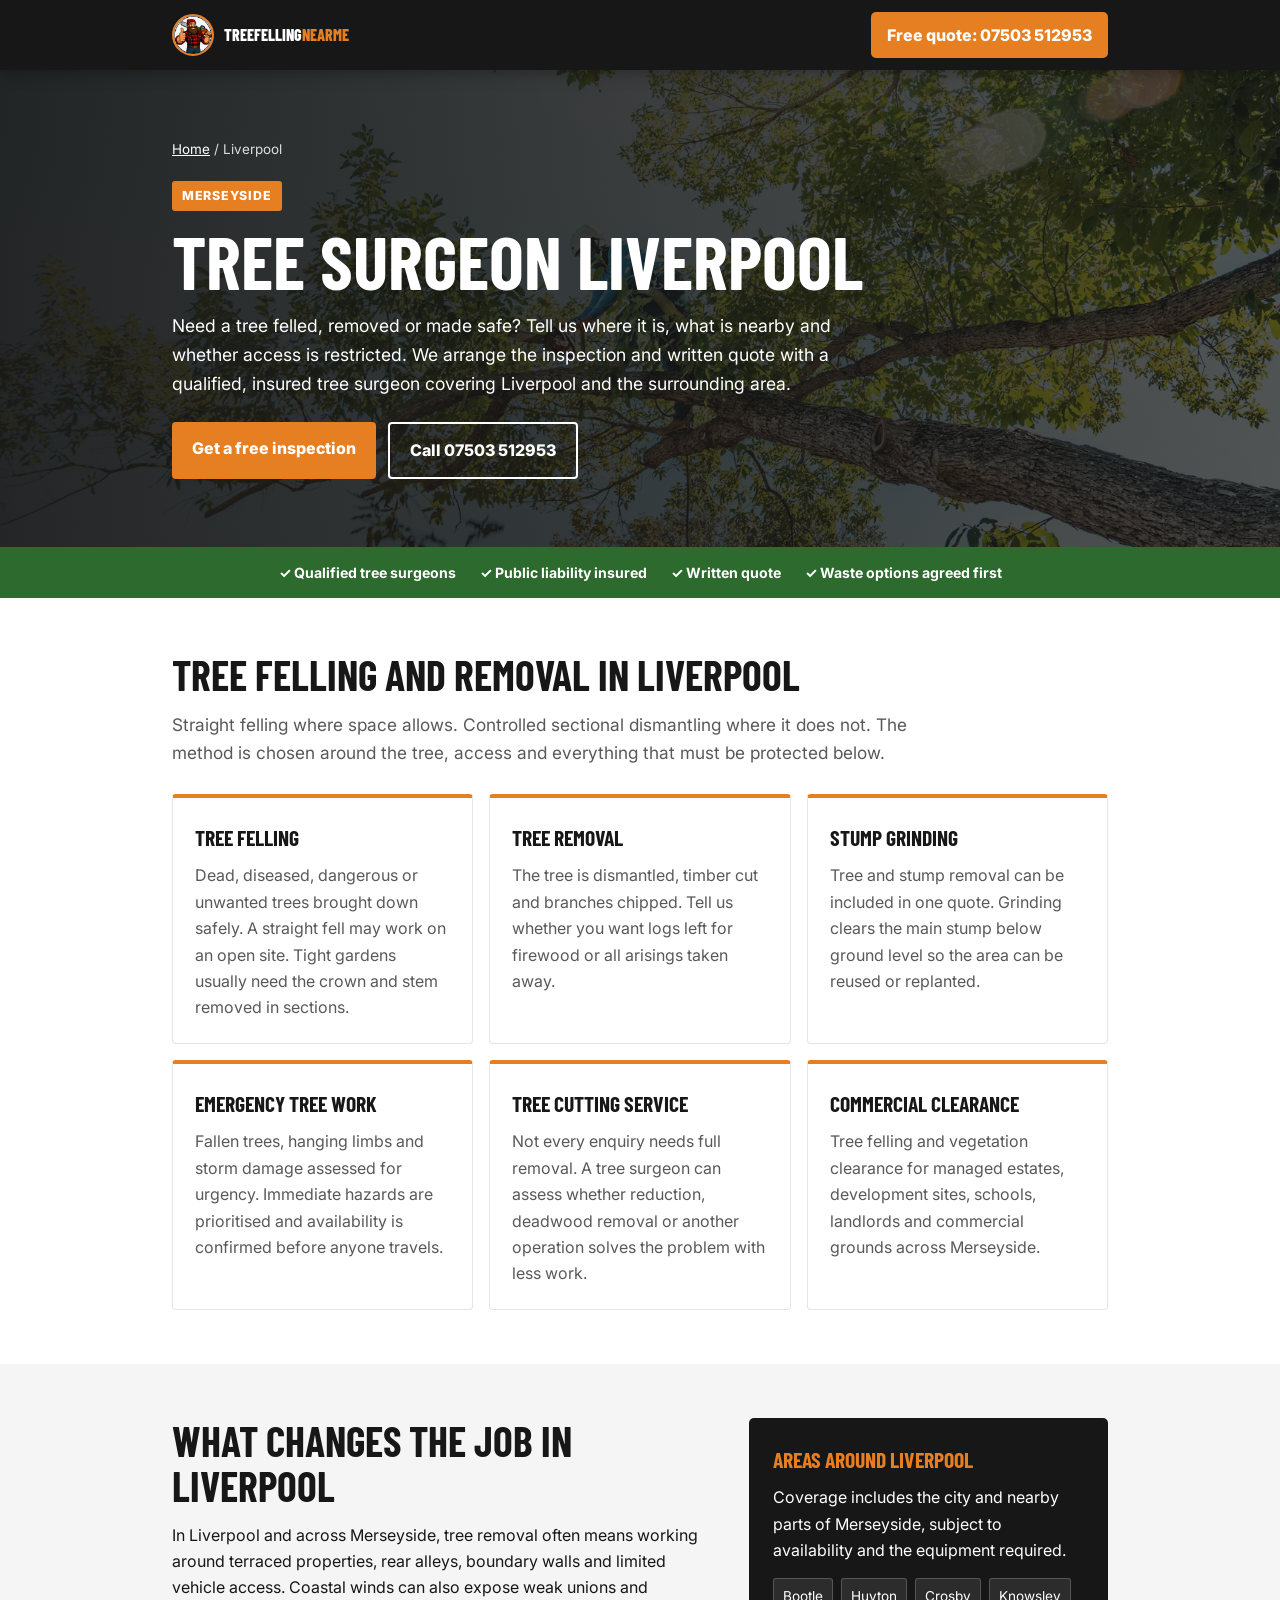
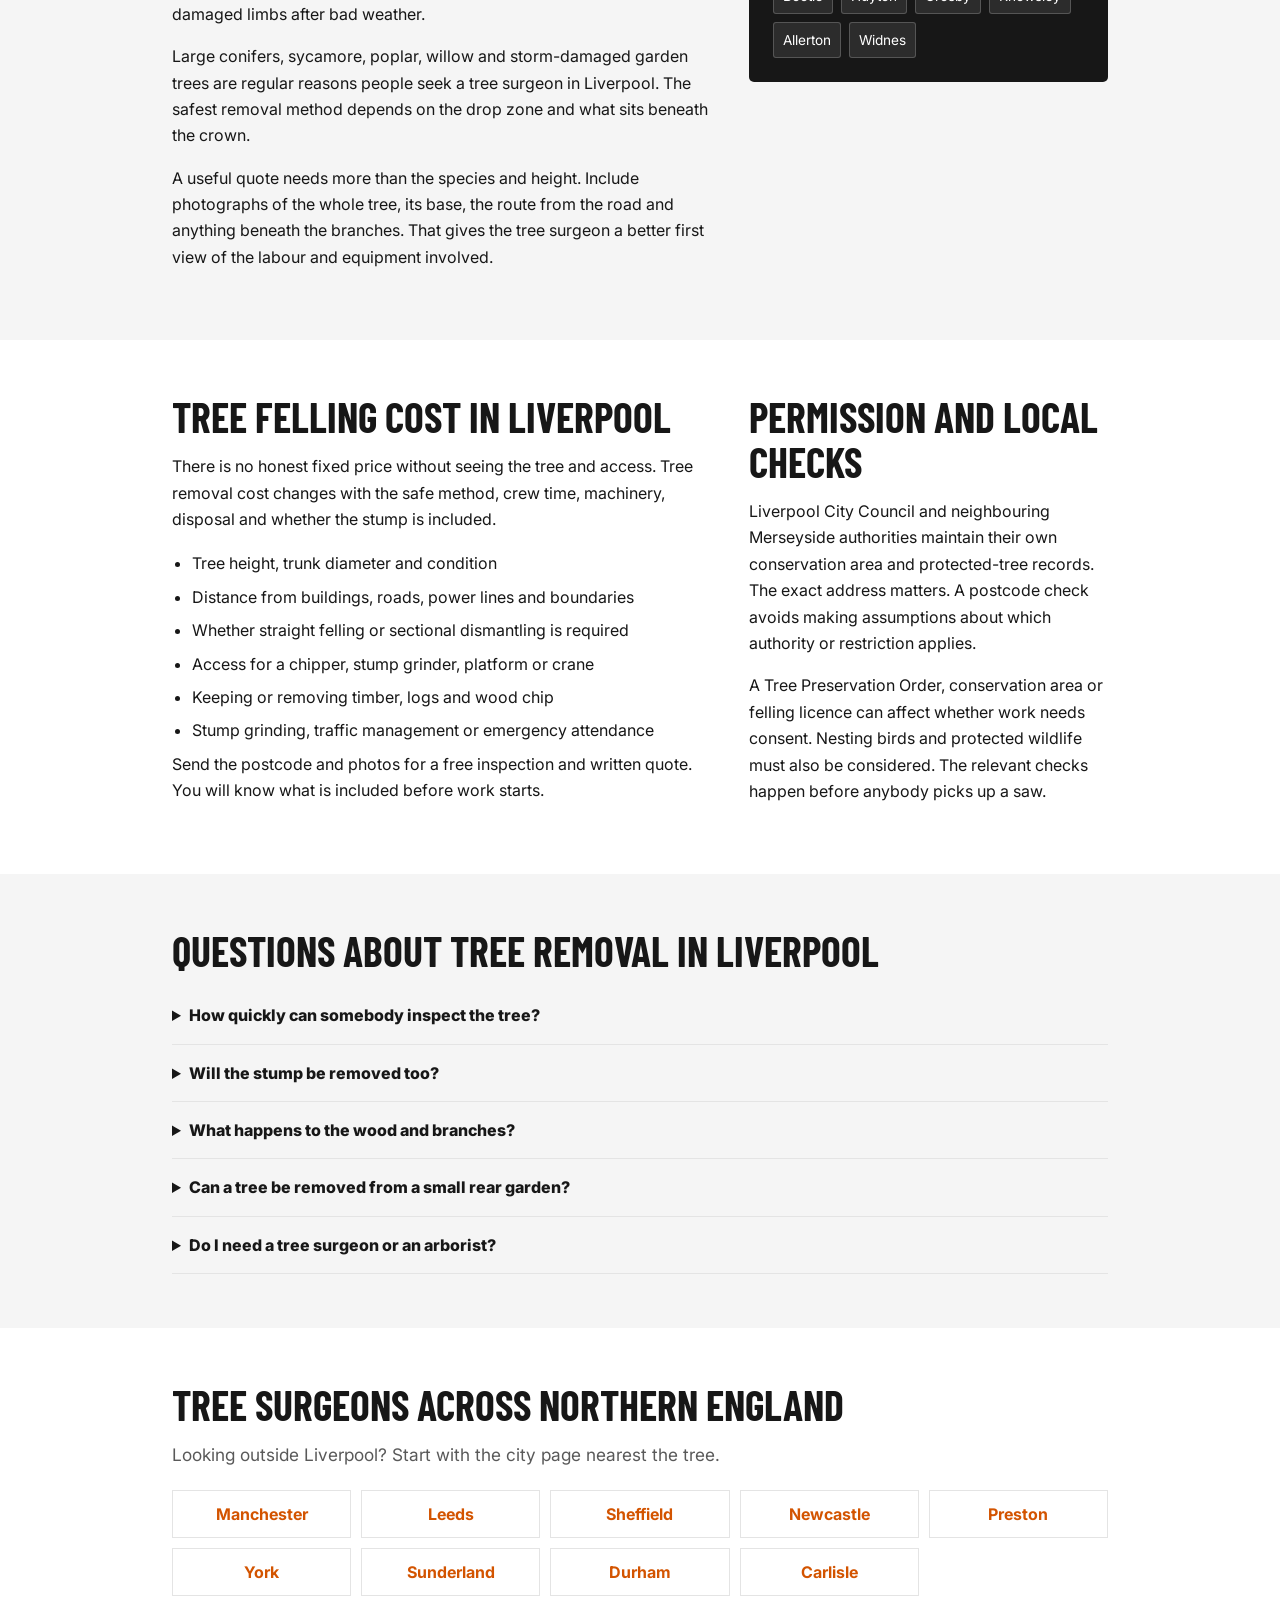
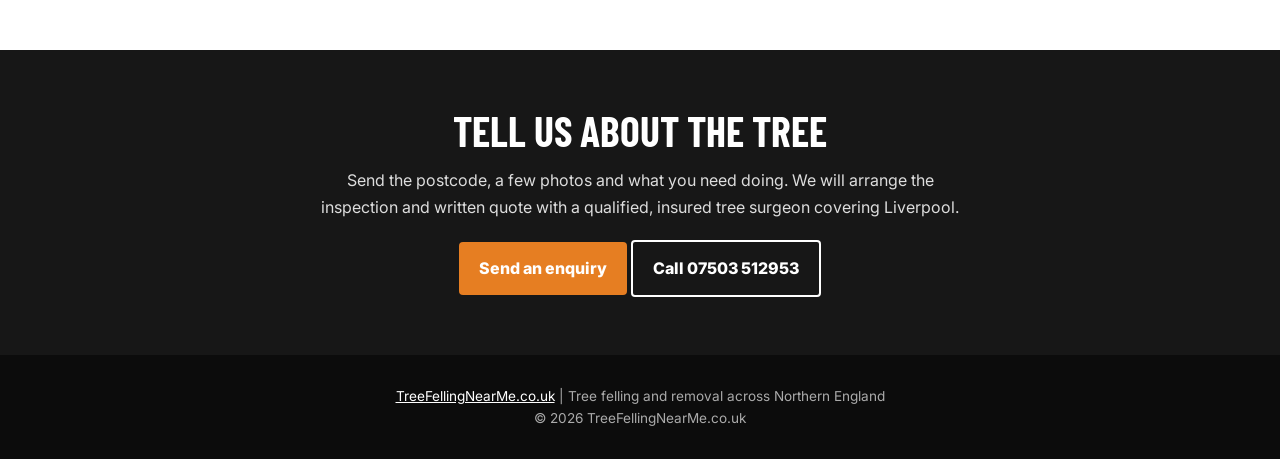
<file: liverpool/index.html>
<!doctype html>
<html lang="en-GB">
<head>
<meta charset="utf-8"><meta name="viewport" content="width=device-width,initial-scale=1">
<title>Tree Surgeon Liverpool | Tree Felling &amp; Removal Near You</title>
<meta name="description" content="Need a tree surgeon in Liverpool? Tree felling, removal, stump grinding and emergency work across Merseyside. Free inspection and written quote.">
<link rel="icon" type="image/png" href="/mascot.png">
<meta name="robots" content="index, follow"><link rel="canonical" href="https://treefellingnearme.co.uk/liverpool/">
<meta property="og:type" content="website"><meta property="og:title" content="Tree Surgeon Liverpool | Tree Felling &amp; Removal Near You"><meta property="og:description" content="Need a tree surgeon in Liverpool? Tree felling, removal, stump grinding and emergency work across Merseyside. Free inspection and written quote."><meta property="og:url" content="https://treefellingnearme.co.uk/liverpool/"><meta property="og:image" content="https://treefellingnearme.co.uk/mascot.png">
<link rel="preconnect" href="https://fonts.googleapis.com"><link rel="preconnect" href="https://fonts.gstatic.com" crossorigin><link href="https://fonts.googleapis.com/css2?family=Barlow+Condensed:wght@700;800&family=Inter:wght@400;500;600;700;800&display=swap" rel="stylesheet"><link rel="stylesheet" href="/city.css">
<script type="application/ld+json">{"@context": "https://schema.org", "@graph": [{"@type": "WebPage", "@id": "https://treefellingnearme.co.uk/liverpool/", "url": "https://treefellingnearme.co.uk/liverpool/", "name": "Tree Surgeon Liverpool | Tree Felling & Removal Near You", "description": "Need a tree surgeon in Liverpool? Tree felling, removal, stump grinding and emergency work across Merseyside. Free inspection and written quote.", "isPartOf": {"@id": "https://treefellingnearme.co.uk/#website"}}, {"@type": "Service", "@id": "https://treefellingnearme.co.uk/liverpool/#service", "name": "Tree felling and removal in Liverpool", "serviceType": "Tree felling and tree removal", "areaServed": {"@type": "City", "name": "Liverpool"}, "provider": {"@id": "https://treefellingnearme.co.uk/#organization"}}, {"@type": "BreadcrumbList", "itemListElement": [{"@type": "ListItem", "position": 1, "name": "Home", "item": "https://treefellingnearme.co.uk/"}, {"@type": "ListItem", "position": 2, "name": "Liverpool", "item": "https://treefellingnearme.co.uk/liverpool/"}]}]}</script>
</head>
<body>
<header class="header"><div class="container"><a class="brand" href="/"><img src="/mascot.png" alt="" width="42" height="42"><span>TreeFelling<span>NearMe</span></span></a><a class="phone" href="tel:07503512953">Free quote: 07503 512953</a></div></header>
<main>
<section class="hero"><div class="container"><nav class="crumbs" aria-label="Breadcrumb"><a href="/">Home</a> / Liverpool</nav><span class="eyebrow">Merseyside</span><h1>Tree Surgeon Liverpool</h1><p>Need a tree felled, removed or made safe? Tell us where it is, what is nearby and whether access is restricted. We arrange the inspection and written quote with a qualified, insured tree surgeon covering Liverpool and the surrounding area.</p><div class="hero-actions"><a class="btn btn-main" href="/#contact">Get a free inspection</a><a class="btn btn-alt" href="tel:07503512953">Call 07503 512953</a></div></div></section>
<div class="trust"><div class="container"><span>✓ Qualified tree surgeons</span><span>✓ Public liability insured</span><span>✓ Written quote</span><span>✓ Waste options agreed first</span></div></div>
<section class="section"><div class="container"><h2>Tree felling and removal in Liverpool</h2><p class="lead">Straight felling where space allows. Controlled sectional dismantling where it does not. The method is chosen around the tree, access and everything that must be protected below.</p><div class="grid"><article class="card"><h3>Tree felling</h3><p>Dead, diseased, dangerous or unwanted trees brought down safely. A straight fell may work on an open site. Tight gardens usually need the crown and stem removed in sections.</p></article><article class="card"><h3>Tree removal</h3><p>The tree is dismantled, timber cut and branches chipped. Tell us whether you want logs left for firewood or all arisings taken away.</p></article><article class="card"><h3>Stump grinding</h3><p>Tree and stump removal can be included in one quote. Grinding clears the main stump below ground level so the area can be reused or replanted.</p></article><article class="card"><h3>Emergency tree work</h3><p>Fallen trees, hanging limbs and storm damage assessed for urgency. Immediate hazards are prioritised and availability is confirmed before anyone travels.</p></article><article class="card"><h3>Tree cutting service</h3><p>Not every enquiry needs full removal. A tree surgeon can assess whether reduction, deadwood removal or another operation solves the problem with less work.</p></article><article class="card"><h3>Commercial clearance</h3><p>Tree felling and vegetation clearance for managed estates, development sites, schools, landlords and commercial grounds across Merseyside.</p></article></div></div></section>
<section class="section alt"><div class="container split"><div class="prose"><h2>What changes the job in Liverpool</h2><p>In Liverpool and across Merseyside, tree removal often means working around terraced properties, rear alleys, boundary walls and limited vehicle access. Coastal winds can also expose weak unions and damaged limbs after bad weather.</p><p>Large conifers, sycamore, poplar, willow and storm-damaged garden trees are regular reasons people seek a tree surgeon in Liverpool. The safest removal method depends on the drop zone and what sits beneath the crown.</p><p>A useful quote needs more than the species and height. Include photographs of the whole tree, its base, the route from the road and anything beneath the branches. That gives the tree surgeon a better first view of the labour and equipment involved.</p></div><aside class="area-box"><h3>Areas around Liverpool</h3><p>Coverage includes the city and nearby parts of Merseyside, subject to availability and the equipment required.</p><div class="area-list"><span>Bootle</span><span>Huyton</span><span>Crosby</span><span>Knowsley</span><span>Allerton</span><span>Widnes</span></div></aside></div></section>
<section class="section"><div class="container split"><div class="prose"><h2>Tree felling cost in Liverpool</h2><p>There is no honest fixed price without seeing the tree and access. Tree removal cost changes with the safe method, crew time, machinery, disposal and whether the stump is included.</p><ul class="cost-list"><li>Tree height, trunk diameter and condition</li><li>Distance from buildings, roads, power lines and boundaries</li><li>Whether straight felling or sectional dismantling is required</li><li>Access for a chipper, stump grinder, platform or crane</li><li>Keeping or removing timber, logs and wood chip</li><li>Stump grinding, traffic management or emergency attendance</li></ul><p>Send the postcode and photos for a free inspection and written quote. You will know what is included before work starts.</p></div><div class="prose"><h2>Permission and local checks</h2><p>Liverpool City Council and neighbouring Merseyside authorities maintain their own conservation area and protected-tree records. The exact address matters. A postcode check avoids making assumptions about which authority or restriction applies.</p><p>A Tree Preservation Order, conservation area or felling licence can affect whether work needs consent. Nesting birds and protected wildlife must also be considered. The relevant checks happen before anybody picks up a saw.</p></div></div></section>
<section class="section alt faq"><div class="container"><h2>Questions about tree removal in Liverpool</h2><details><summary>How quickly can somebody inspect the tree?</summary><p>That depends on location, urgency and current availability. Send the postcode, photos and a short description. A fallen tree blocking access is treated differently from planned removal.</p></details><details><summary>Will the stump be removed too?</summary><p>Only if stump grinding is included in the written quote. Ask for tree and stump removal when you enquire so the right machinery can be planned.</p></details><details><summary>What happens to the wood and branches?</summary><p>Branches are normally chipped. Timber can be removed or cut into manageable logs for you to keep. Agree the waste plan before accepting the quote.</p></details><details><summary>Can a tree be removed from a small rear garden?</summary><p>Usually, but restricted access changes the method and cost. Sectional dismantling and controlled lowering are used where there is no safe space to fell the tree whole.</p></details><details><summary>Do I need a tree surgeon or an arborist?</summary><p>For practical felling, removal and climbing work, people usually search for a tree surgeon. Arborist is the broader professional term. The important checks are competence for the operation and suitable insurance.</p></details></div></section>
<section class="section"><div class="container"><h2>Tree surgeons across Northern England</h2><p class="lead">Looking outside Liverpool? Start with the city page nearest the tree.</p><div class="city-links"><a href="/manchester/">Manchester</a><a href="/leeds/">Leeds</a><a href="/sheffield/">Sheffield</a><a href="/newcastle/">Newcastle</a><a href="/preston/">Preston</a><a href="/york/">York</a><a href="/sunderland/">Sunderland</a><a href="/durham/">Durham</a><a href="/carlisle/">Carlisle</a></div></div></section>
<section class="cta"><div class="container"><h2>Tell us about the tree</h2><p>Send the postcode, a few photos and what you need doing. We will arrange the inspection and written quote with a qualified, insured tree surgeon covering Liverpool.</p><a class="btn btn-main" href="/#contact">Send an enquiry</a> <a class="btn btn-alt" href="tel:07503512953">Call 07503 512953</a></div></section>
</main>
<footer class="footer"><div class="container"><p><a href="/">TreeFellingNearMe.co.uk</a> | Tree felling and removal across Northern England</p><p>© 2026 TreeFellingNearMe.co.uk</p></div></footer><a class="mobile-call" href="tel:07503512953">Call for a free quote: 07503 512953</a>
</body></html>
</file>
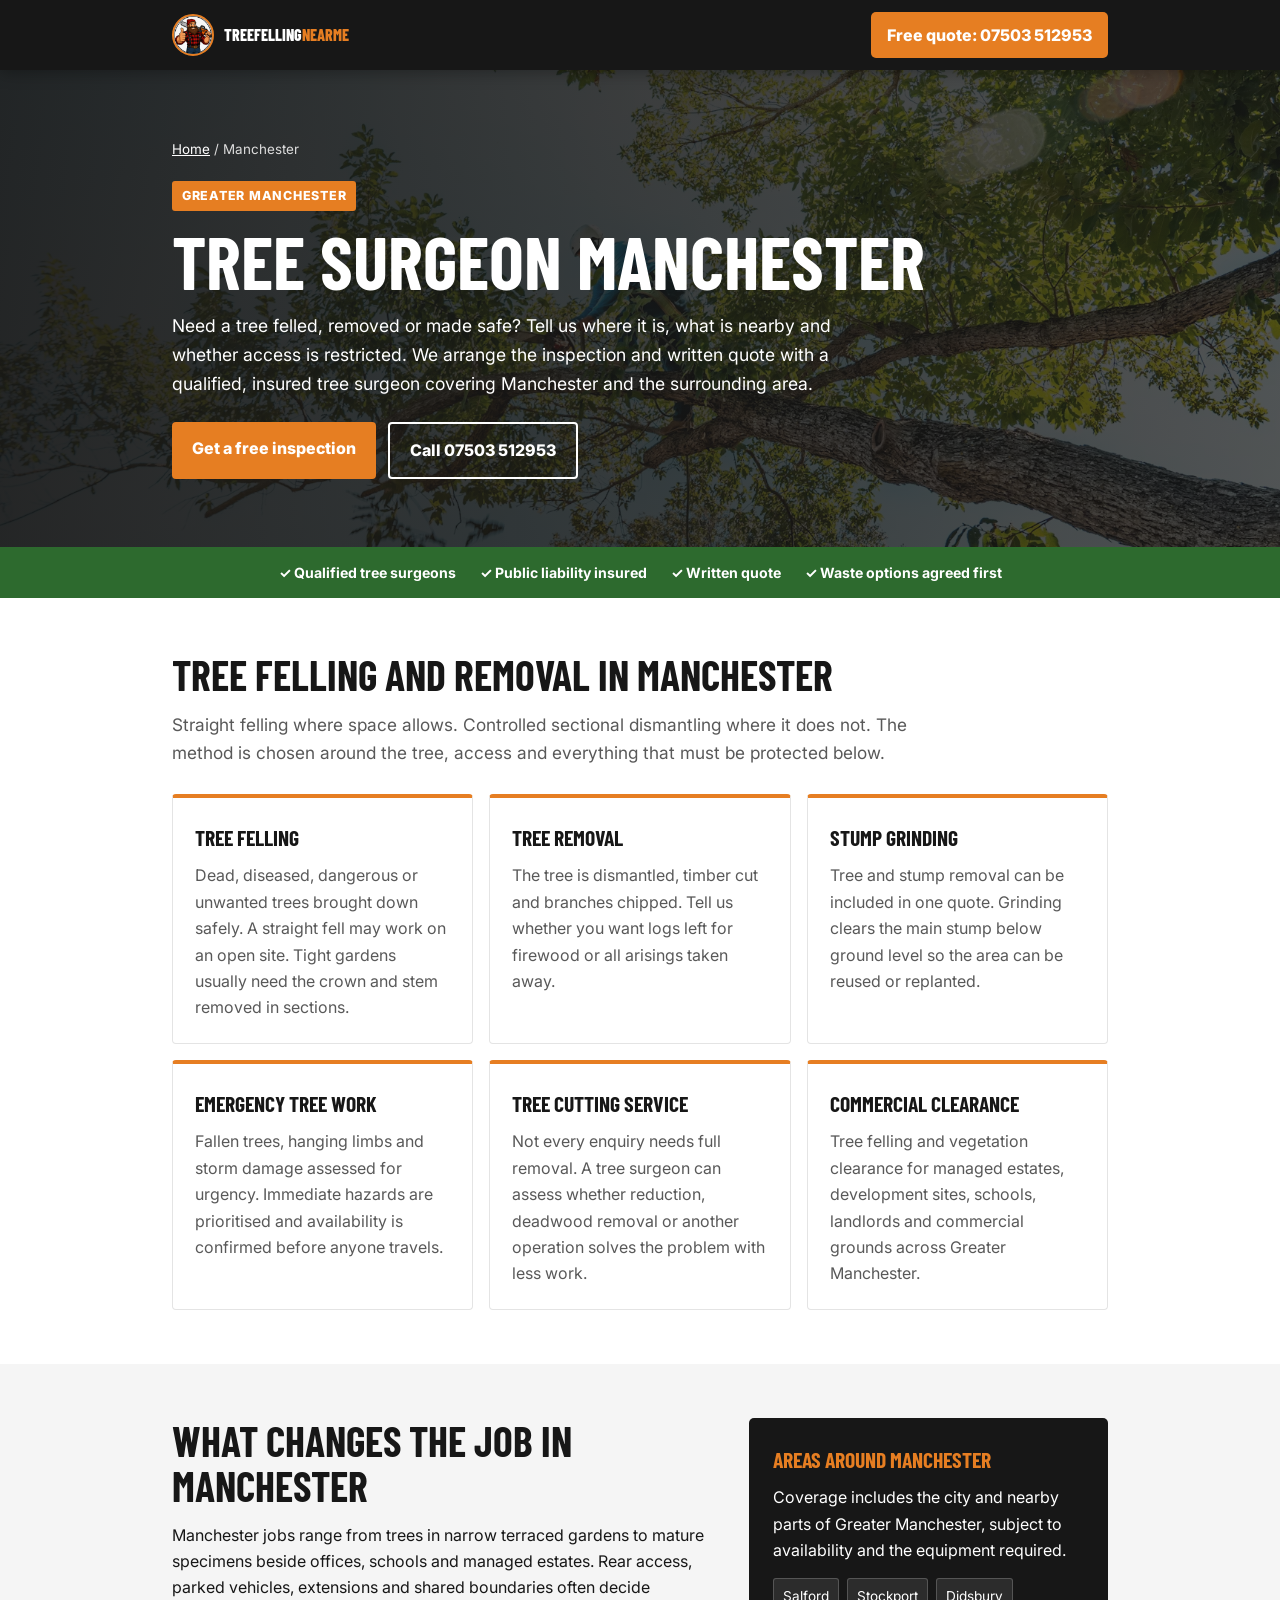
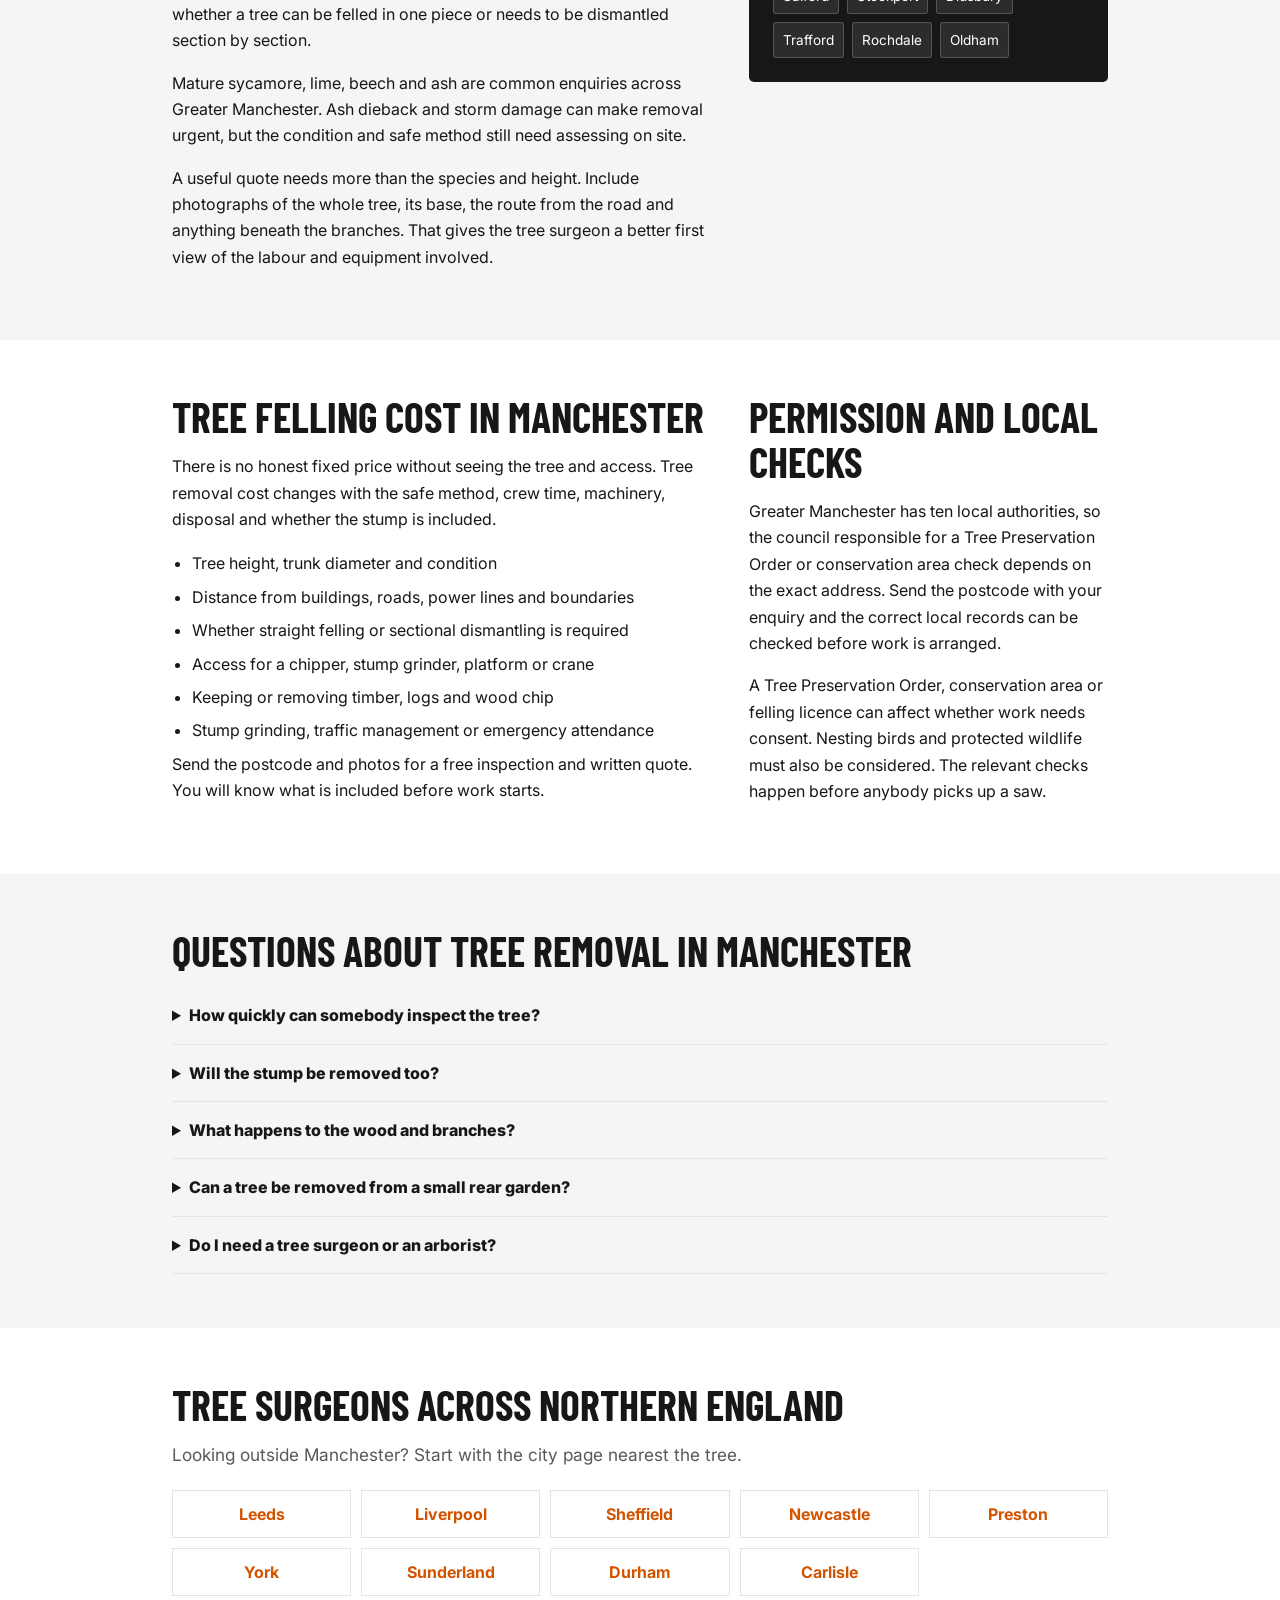
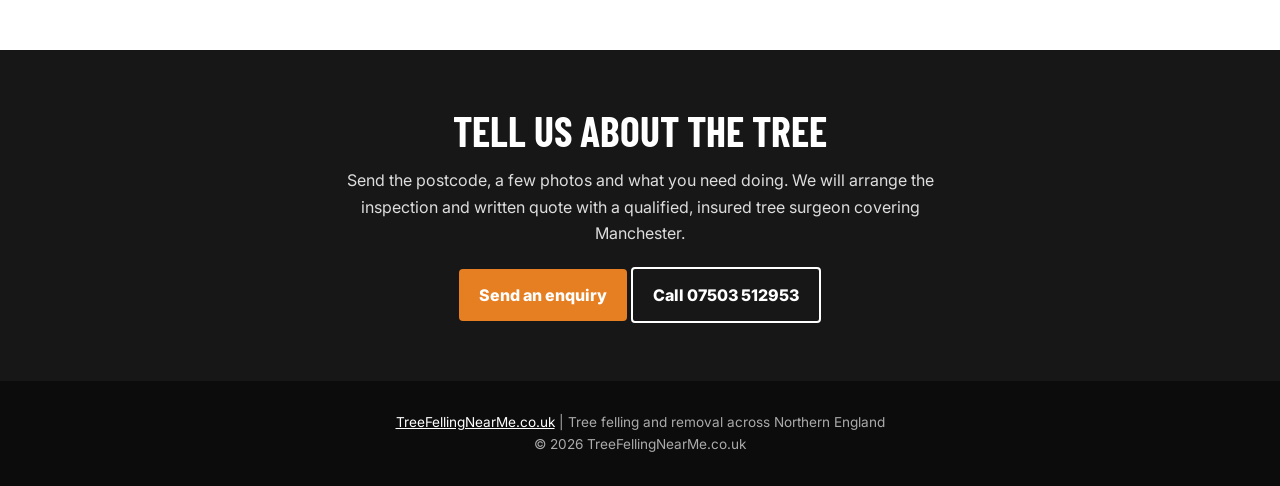
<file: manchester/index.html>
<!doctype html>
<html lang="en-GB">
<head>
<meta charset="utf-8"><meta name="viewport" content="width=device-width,initial-scale=1">
<title>Tree Surgeon Manchester | Tree Felling &amp; Removal Near You</title>
<meta name="description" content="Need a tree surgeon in Manchester? Tree felling, removal, stump grinding and emergency work across Greater Manchester. Free inspection and written quote.">
<link rel="icon" type="image/png" href="/mascot.png">
<meta name="robots" content="index, follow"><link rel="canonical" href="https://treefellingnearme.co.uk/manchester/">
<meta property="og:type" content="website"><meta property="og:title" content="Tree Surgeon Manchester | Tree Felling &amp; Removal Near You"><meta property="og:description" content="Need a tree surgeon in Manchester? Tree felling, removal, stump grinding and emergency work across Greater Manchester. Free inspection and written quote."><meta property="og:url" content="https://treefellingnearme.co.uk/manchester/"><meta property="og:image" content="https://treefellingnearme.co.uk/mascot.png">
<link rel="preconnect" href="https://fonts.googleapis.com"><link rel="preconnect" href="https://fonts.gstatic.com" crossorigin><link href="https://fonts.googleapis.com/css2?family=Barlow+Condensed:wght@700;800&family=Inter:wght@400;500;600;700;800&display=swap" rel="stylesheet"><link rel="stylesheet" href="/city.css">
<script type="application/ld+json">{"@context": "https://schema.org", "@graph": [{"@type": "WebPage", "@id": "https://treefellingnearme.co.uk/manchester/", "url": "https://treefellingnearme.co.uk/manchester/", "name": "Tree Surgeon Manchester | Tree Felling & Removal Near You", "description": "Need a tree surgeon in Manchester? Tree felling, removal, stump grinding and emergency work across Greater Manchester. Free inspection and written quote.", "isPartOf": {"@id": "https://treefellingnearme.co.uk/#website"}}, {"@type": "Service", "@id": "https://treefellingnearme.co.uk/manchester/#service", "name": "Tree felling and removal in Manchester", "serviceType": "Tree felling and tree removal", "areaServed": {"@type": "City", "name": "Manchester"}, "provider": {"@id": "https://treefellingnearme.co.uk/#organization"}}, {"@type": "BreadcrumbList", "itemListElement": [{"@type": "ListItem", "position": 1, "name": "Home", "item": "https://treefellingnearme.co.uk/"}, {"@type": "ListItem", "position": 2, "name": "Manchester", "item": "https://treefellingnearme.co.uk/manchester/"}]}]}</script>
</head>
<body>
<header class="header"><div class="container"><a class="brand" href="/"><img src="/mascot.png" alt="" width="42" height="42"><span>TreeFelling<span>NearMe</span></span></a><a class="phone" href="tel:07503512953">Free quote: 07503 512953</a></div></header>
<main>
<section class="hero"><div class="container"><nav class="crumbs" aria-label="Breadcrumb"><a href="/">Home</a> / Manchester</nav><span class="eyebrow">Greater Manchester</span><h1>Tree Surgeon Manchester</h1><p>Need a tree felled, removed or made safe? Tell us where it is, what is nearby and whether access is restricted. We arrange the inspection and written quote with a qualified, insured tree surgeon covering Manchester and the surrounding area.</p><div class="hero-actions"><a class="btn btn-main" href="/#contact">Get a free inspection</a><a class="btn btn-alt" href="tel:07503512953">Call 07503 512953</a></div></div></section>
<div class="trust"><div class="container"><span>✓ Qualified tree surgeons</span><span>✓ Public liability insured</span><span>✓ Written quote</span><span>✓ Waste options agreed first</span></div></div>
<section class="section"><div class="container"><h2>Tree felling and removal in Manchester</h2><p class="lead">Straight felling where space allows. Controlled sectional dismantling where it does not. The method is chosen around the tree, access and everything that must be protected below.</p><div class="grid"><article class="card"><h3>Tree felling</h3><p>Dead, diseased, dangerous or unwanted trees brought down safely. A straight fell may work on an open site. Tight gardens usually need the crown and stem removed in sections.</p></article><article class="card"><h3>Tree removal</h3><p>The tree is dismantled, timber cut and branches chipped. Tell us whether you want logs left for firewood or all arisings taken away.</p></article><article class="card"><h3>Stump grinding</h3><p>Tree and stump removal can be included in one quote. Grinding clears the main stump below ground level so the area can be reused or replanted.</p></article><article class="card"><h3>Emergency tree work</h3><p>Fallen trees, hanging limbs and storm damage assessed for urgency. Immediate hazards are prioritised and availability is confirmed before anyone travels.</p></article><article class="card"><h3>Tree cutting service</h3><p>Not every enquiry needs full removal. A tree surgeon can assess whether reduction, deadwood removal or another operation solves the problem with less work.</p></article><article class="card"><h3>Commercial clearance</h3><p>Tree felling and vegetation clearance for managed estates, development sites, schools, landlords and commercial grounds across Greater Manchester.</p></article></div></div></section>
<section class="section alt"><div class="container split"><div class="prose"><h2>What changes the job in Manchester</h2><p>Manchester jobs range from trees in narrow terraced gardens to mature specimens beside offices, schools and managed estates. Rear access, parked vehicles, extensions and shared boundaries often decide whether a tree can be felled in one piece or needs to be dismantled section by section.</p><p>Mature sycamore, lime, beech and ash are common enquiries across Greater Manchester. Ash dieback and storm damage can make removal urgent, but the condition and safe method still need assessing on site.</p><p>A useful quote needs more than the species and height. Include photographs of the whole tree, its base, the route from the road and anything beneath the branches. That gives the tree surgeon a better first view of the labour and equipment involved.</p></div><aside class="area-box"><h3>Areas around Manchester</h3><p>Coverage includes the city and nearby parts of Greater Manchester, subject to availability and the equipment required.</p><div class="area-list"><span>Salford</span><span>Stockport</span><span>Didsbury</span><span>Trafford</span><span>Rochdale</span><span>Oldham</span></div></aside></div></section>
<section class="section"><div class="container split"><div class="prose"><h2>Tree felling cost in Manchester</h2><p>There is no honest fixed price without seeing the tree and access. Tree removal cost changes with the safe method, crew time, machinery, disposal and whether the stump is included.</p><ul class="cost-list"><li>Tree height, trunk diameter and condition</li><li>Distance from buildings, roads, power lines and boundaries</li><li>Whether straight felling or sectional dismantling is required</li><li>Access for a chipper, stump grinder, platform or crane</li><li>Keeping or removing timber, logs and wood chip</li><li>Stump grinding, traffic management or emergency attendance</li></ul><p>Send the postcode and photos for a free inspection and written quote. You will know what is included before work starts.</p></div><div class="prose"><h2>Permission and local checks</h2><p>Greater Manchester has ten local authorities, so the council responsible for a Tree Preservation Order or conservation area check depends on the exact address. Send the postcode with your enquiry and the correct local records can be checked before work is arranged.</p><p>A Tree Preservation Order, conservation area or felling licence can affect whether work needs consent. Nesting birds and protected wildlife must also be considered. The relevant checks happen before anybody picks up a saw.</p></div></div></section>
<section class="section alt faq"><div class="container"><h2>Questions about tree removal in Manchester</h2><details><summary>How quickly can somebody inspect the tree?</summary><p>That depends on location, urgency and current availability. Send the postcode, photos and a short description. A fallen tree blocking access is treated differently from planned removal.</p></details><details><summary>Will the stump be removed too?</summary><p>Only if stump grinding is included in the written quote. Ask for tree and stump removal when you enquire so the right machinery can be planned.</p></details><details><summary>What happens to the wood and branches?</summary><p>Branches are normally chipped. Timber can be removed or cut into manageable logs for you to keep. Agree the waste plan before accepting the quote.</p></details><details><summary>Can a tree be removed from a small rear garden?</summary><p>Usually, but restricted access changes the method and cost. Sectional dismantling and controlled lowering are used where there is no safe space to fell the tree whole.</p></details><details><summary>Do I need a tree surgeon or an arborist?</summary><p>For practical felling, removal and climbing work, people usually search for a tree surgeon. Arborist is the broader professional term. The important checks are competence for the operation and suitable insurance.</p></details></div></section>
<section class="section"><div class="container"><h2>Tree surgeons across Northern England</h2><p class="lead">Looking outside Manchester? Start with the city page nearest the tree.</p><div class="city-links"><a href="/leeds/">Leeds</a><a href="/liverpool/">Liverpool</a><a href="/sheffield/">Sheffield</a><a href="/newcastle/">Newcastle</a><a href="/preston/">Preston</a><a href="/york/">York</a><a href="/sunderland/">Sunderland</a><a href="/durham/">Durham</a><a href="/carlisle/">Carlisle</a></div></div></section>
<section class="cta"><div class="container"><h2>Tell us about the tree</h2><p>Send the postcode, a few photos and what you need doing. We will arrange the inspection and written quote with a qualified, insured tree surgeon covering Manchester.</p><a class="btn btn-main" href="/#contact">Send an enquiry</a> <a class="btn btn-alt" href="tel:07503512953">Call 07503 512953</a></div></section>
</main>
<footer class="footer"><div class="container"><p><a href="/">TreeFellingNearMe.co.uk</a> | Tree felling and removal across Northern England</p><p>© 2026 TreeFellingNearMe.co.uk</p></div></footer><a class="mobile-call" href="tel:07503512953">Call for a free quote: 07503 512953</a>
</body></html>
</file>
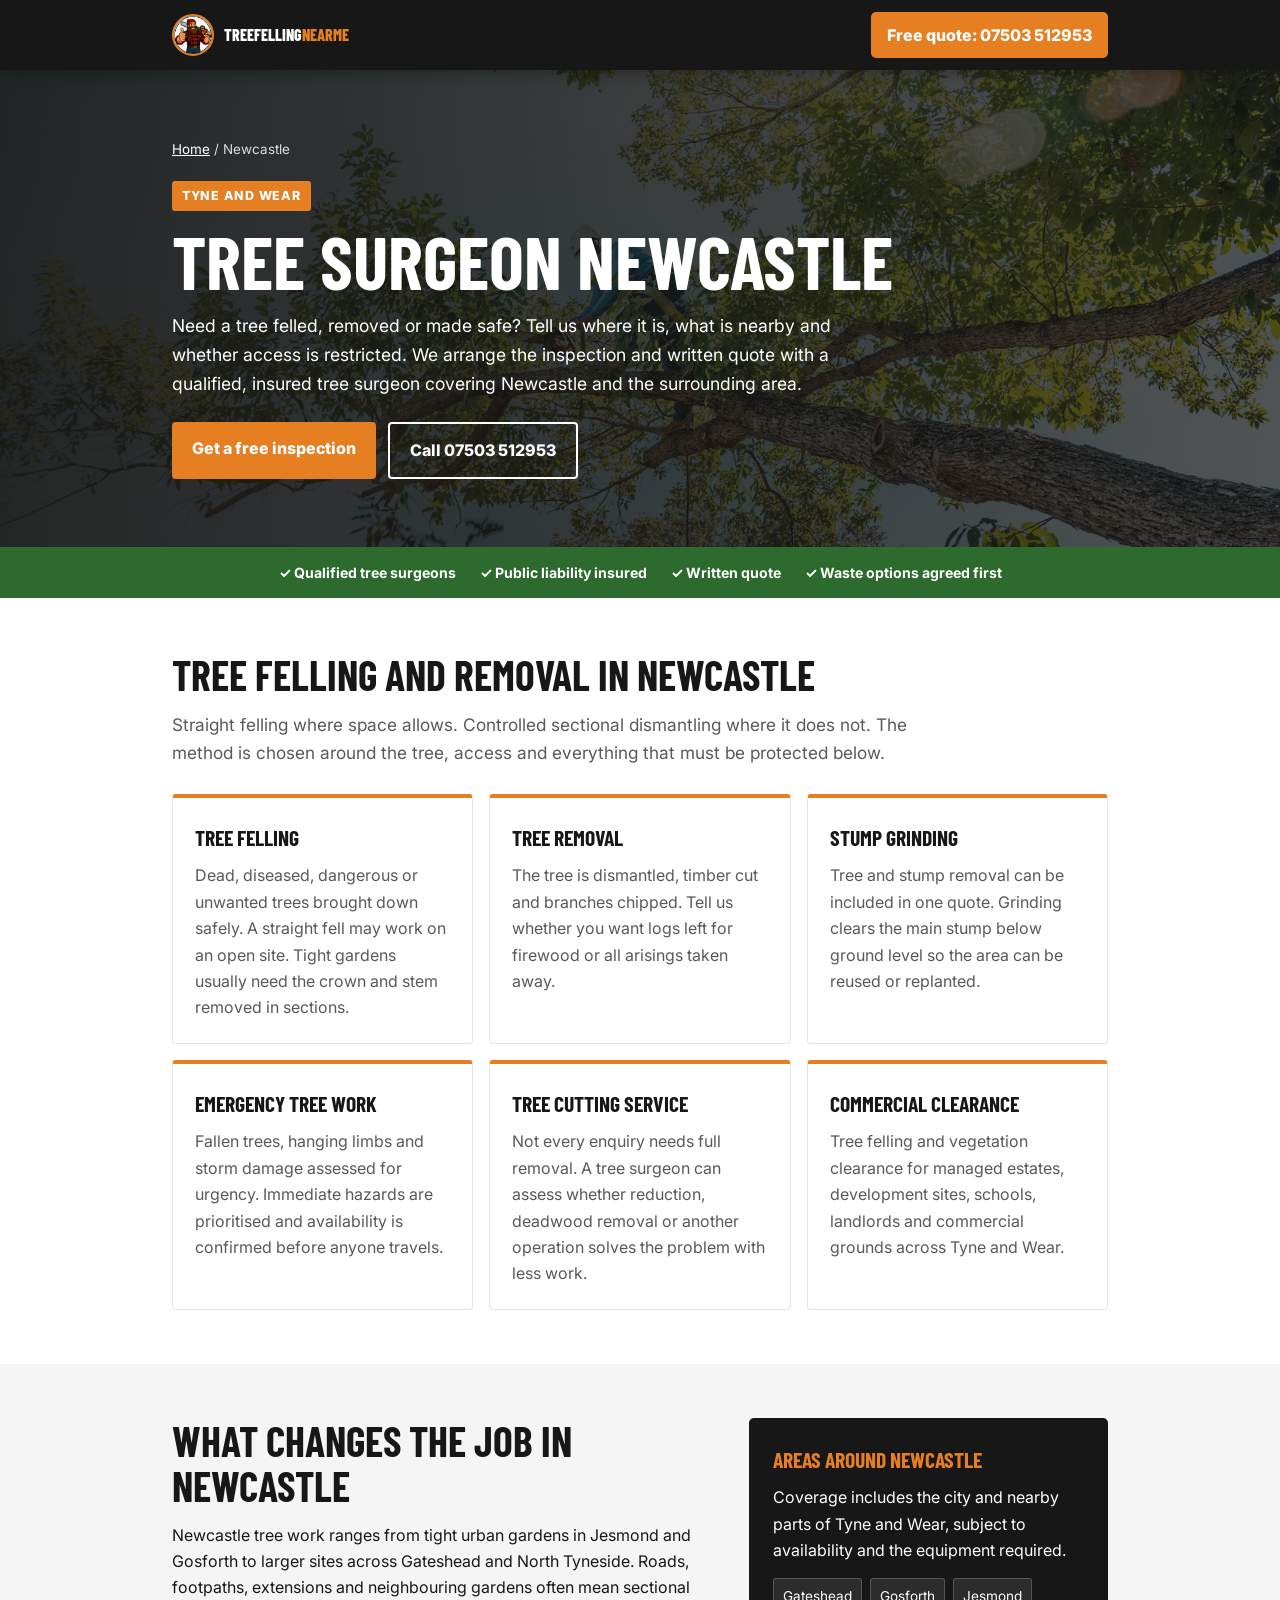
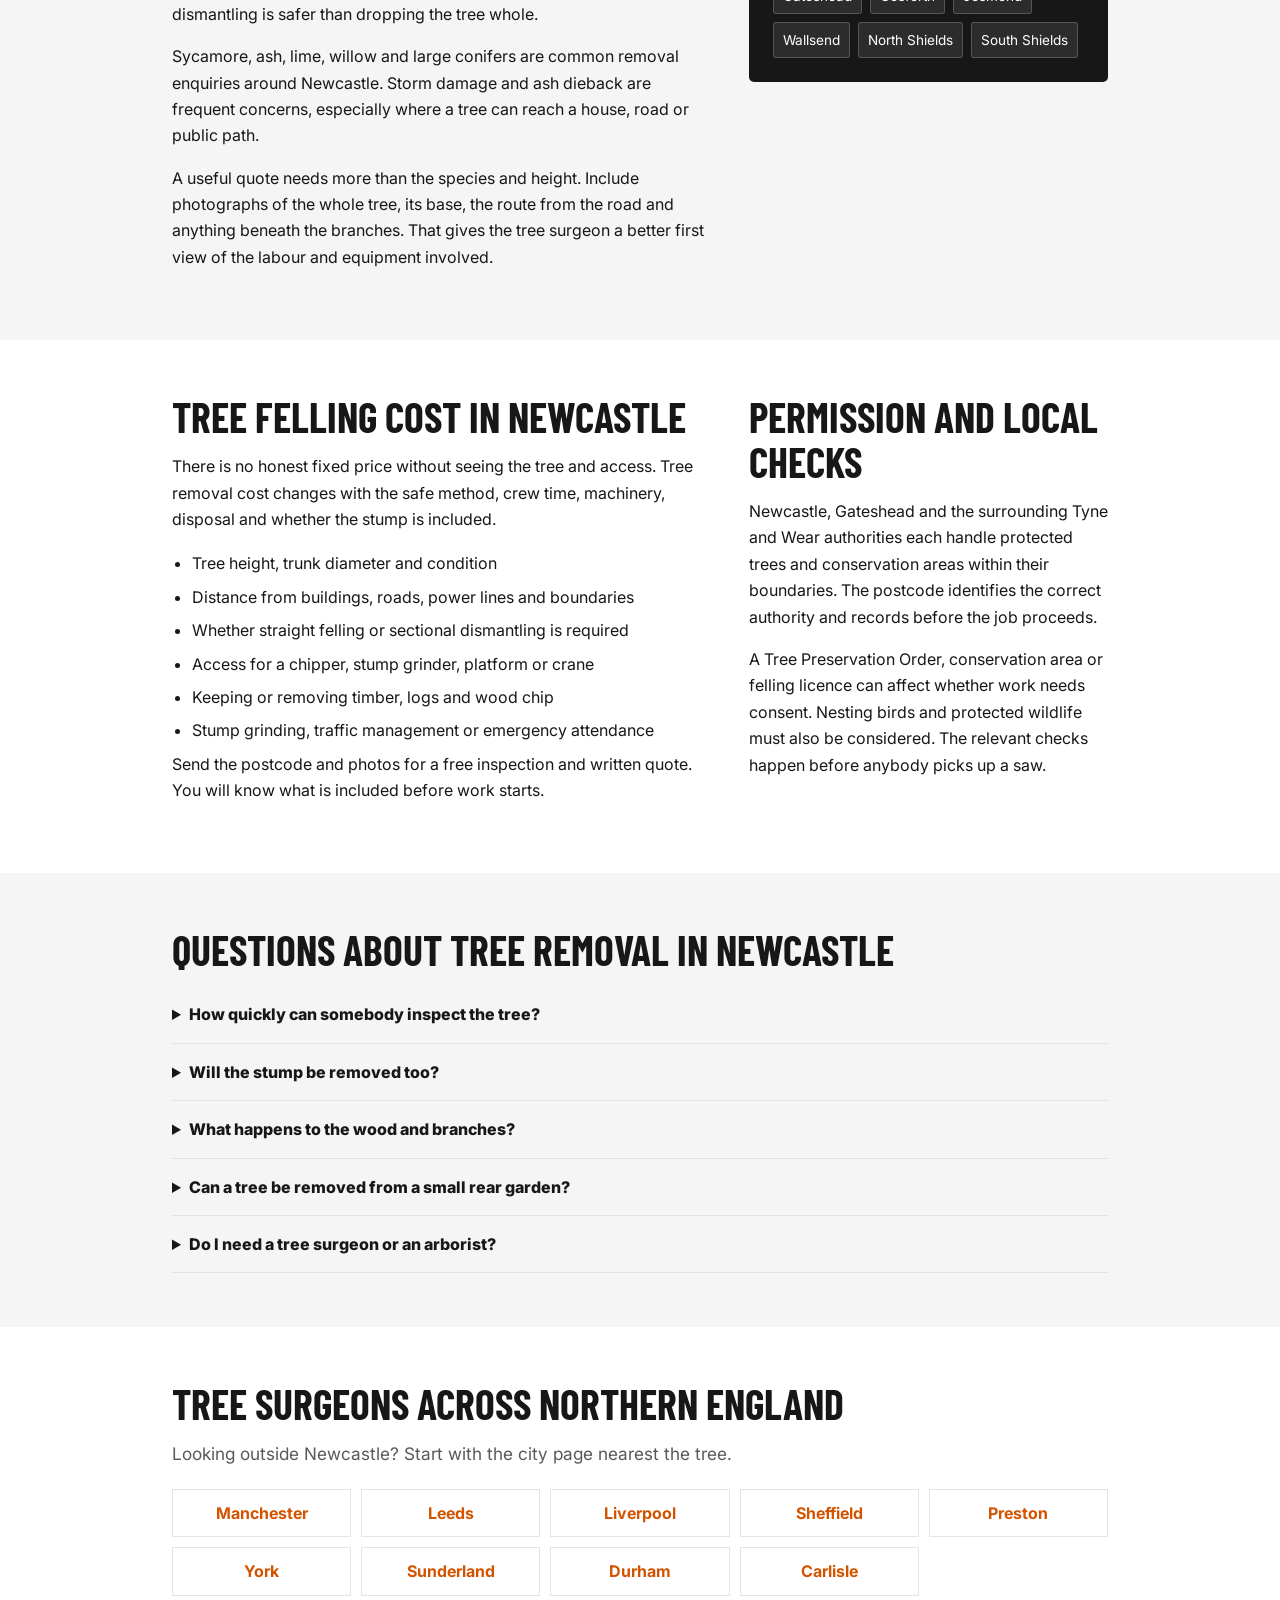
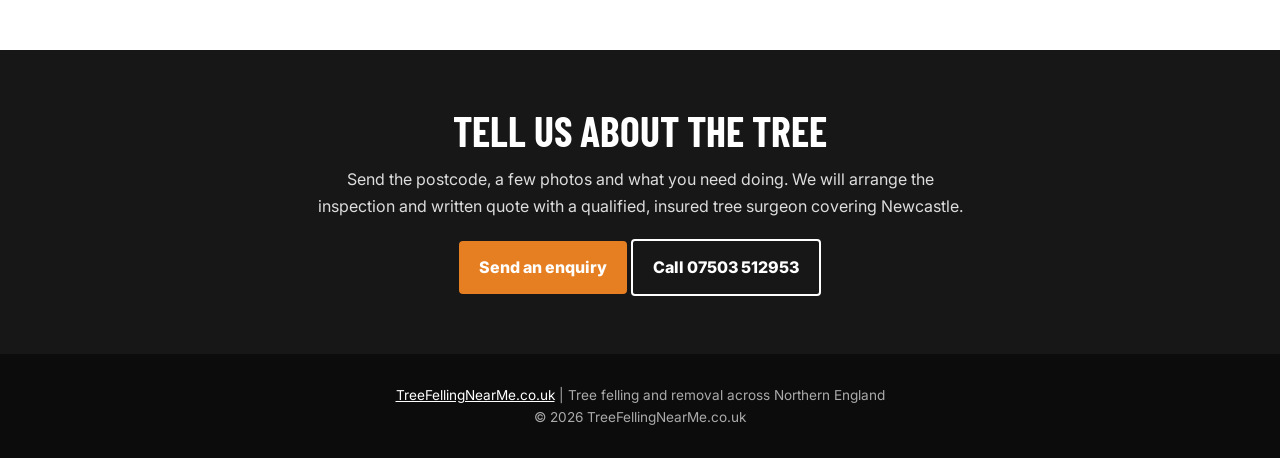
<file: newcastle/index.html>
<!doctype html>
<html lang="en-GB">
<head>
<meta charset="utf-8"><meta name="viewport" content="width=device-width,initial-scale=1">
<title>Tree Surgeon Newcastle | Tree Felling &amp; Removal Near You</title>
<meta name="description" content="Need a tree surgeon in Newcastle? Tree felling, removal, stump grinding and emergency work across Tyne and Wear. Free inspection and written quote.">
<link rel="icon" type="image/png" href="/mascot.png">
<meta name="robots" content="index, follow"><link rel="canonical" href="https://treefellingnearme.co.uk/newcastle/">
<meta property="og:type" content="website"><meta property="og:title" content="Tree Surgeon Newcastle | Tree Felling &amp; Removal Near You"><meta property="og:description" content="Need a tree surgeon in Newcastle? Tree felling, removal, stump grinding and emergency work across Tyne and Wear. Free inspection and written quote."><meta property="og:url" content="https://treefellingnearme.co.uk/newcastle/"><meta property="og:image" content="https://treefellingnearme.co.uk/mascot.png">
<link rel="preconnect" href="https://fonts.googleapis.com"><link rel="preconnect" href="https://fonts.gstatic.com" crossorigin><link href="https://fonts.googleapis.com/css2?family=Barlow+Condensed:wght@700;800&family=Inter:wght@400;500;600;700;800&display=swap" rel="stylesheet"><link rel="stylesheet" href="/city.css">
<script type="application/ld+json">{"@context": "https://schema.org", "@graph": [{"@type": "WebPage", "@id": "https://treefellingnearme.co.uk/newcastle/", "url": "https://treefellingnearme.co.uk/newcastle/", "name": "Tree Surgeon Newcastle | Tree Felling & Removal Near You", "description": "Need a tree surgeon in Newcastle? Tree felling, removal, stump grinding and emergency work across Tyne and Wear. Free inspection and written quote.", "isPartOf": {"@id": "https://treefellingnearme.co.uk/#website"}}, {"@type": "Service", "@id": "https://treefellingnearme.co.uk/newcastle/#service", "name": "Tree felling and removal in Newcastle", "serviceType": "Tree felling and tree removal", "areaServed": {"@type": "City", "name": "Newcastle"}, "provider": {"@id": "https://treefellingnearme.co.uk/#organization"}}, {"@type": "BreadcrumbList", "itemListElement": [{"@type": "ListItem", "position": 1, "name": "Home", "item": "https://treefellingnearme.co.uk/"}, {"@type": "ListItem", "position": 2, "name": "Newcastle", "item": "https://treefellingnearme.co.uk/newcastle/"}]}]}</script>
</head>
<body>
<header class="header"><div class="container"><a class="brand" href="/"><img src="/mascot.png" alt="" width="42" height="42"><span>TreeFelling<span>NearMe</span></span></a><a class="phone" href="tel:07503512953">Free quote: 07503 512953</a></div></header>
<main>
<section class="hero"><div class="container"><nav class="crumbs" aria-label="Breadcrumb"><a href="/">Home</a> / Newcastle</nav><span class="eyebrow">Tyne and Wear</span><h1>Tree Surgeon Newcastle</h1><p>Need a tree felled, removed or made safe? Tell us where it is, what is nearby and whether access is restricted. We arrange the inspection and written quote with a qualified, insured tree surgeon covering Newcastle and the surrounding area.</p><div class="hero-actions"><a class="btn btn-main" href="/#contact">Get a free inspection</a><a class="btn btn-alt" href="tel:07503512953">Call 07503 512953</a></div></div></section>
<div class="trust"><div class="container"><span>✓ Qualified tree surgeons</span><span>✓ Public liability insured</span><span>✓ Written quote</span><span>✓ Waste options agreed first</span></div></div>
<section class="section"><div class="container"><h2>Tree felling and removal in Newcastle</h2><p class="lead">Straight felling where space allows. Controlled sectional dismantling where it does not. The method is chosen around the tree, access and everything that must be protected below.</p><div class="grid"><article class="card"><h3>Tree felling</h3><p>Dead, diseased, dangerous or unwanted trees brought down safely. A straight fell may work on an open site. Tight gardens usually need the crown and stem removed in sections.</p></article><article class="card"><h3>Tree removal</h3><p>The tree is dismantled, timber cut and branches chipped. Tell us whether you want logs left for firewood or all arisings taken away.</p></article><article class="card"><h3>Stump grinding</h3><p>Tree and stump removal can be included in one quote. Grinding clears the main stump below ground level so the area can be reused or replanted.</p></article><article class="card"><h3>Emergency tree work</h3><p>Fallen trees, hanging limbs and storm damage assessed for urgency. Immediate hazards are prioritised and availability is confirmed before anyone travels.</p></article><article class="card"><h3>Tree cutting service</h3><p>Not every enquiry needs full removal. A tree surgeon can assess whether reduction, deadwood removal or another operation solves the problem with less work.</p></article><article class="card"><h3>Commercial clearance</h3><p>Tree felling and vegetation clearance for managed estates, development sites, schools, landlords and commercial grounds across Tyne and Wear.</p></article></div></div></section>
<section class="section alt"><div class="container split"><div class="prose"><h2>What changes the job in Newcastle</h2><p>Newcastle tree work ranges from tight urban gardens in Jesmond and Gosforth to larger sites across Gateshead and North Tyneside. Roads, footpaths, extensions and neighbouring gardens often mean sectional dismantling is safer than dropping the tree whole.</p><p>Sycamore, ash, lime, willow and large conifers are common removal enquiries around Newcastle. Storm damage and ash dieback are frequent concerns, especially where a tree can reach a house, road or public path.</p><p>A useful quote needs more than the species and height. Include photographs of the whole tree, its base, the route from the road and anything beneath the branches. That gives the tree surgeon a better first view of the labour and equipment involved.</p></div><aside class="area-box"><h3>Areas around Newcastle</h3><p>Coverage includes the city and nearby parts of Tyne and Wear, subject to availability and the equipment required.</p><div class="area-list"><span>Gateshead</span><span>Gosforth</span><span>Jesmond</span><span>Wallsend</span><span>North Shields</span><span>South Shields</span></div></aside></div></section>
<section class="section"><div class="container split"><div class="prose"><h2>Tree felling cost in Newcastle</h2><p>There is no honest fixed price without seeing the tree and access. Tree removal cost changes with the safe method, crew time, machinery, disposal and whether the stump is included.</p><ul class="cost-list"><li>Tree height, trunk diameter and condition</li><li>Distance from buildings, roads, power lines and boundaries</li><li>Whether straight felling or sectional dismantling is required</li><li>Access for a chipper, stump grinder, platform or crane</li><li>Keeping or removing timber, logs and wood chip</li><li>Stump grinding, traffic management or emergency attendance</li></ul><p>Send the postcode and photos for a free inspection and written quote. You will know what is included before work starts.</p></div><div class="prose"><h2>Permission and local checks</h2><p>Newcastle, Gateshead and the surrounding Tyne and Wear authorities each handle protected trees and conservation areas within their boundaries. The postcode identifies the correct authority and records before the job proceeds.</p><p>A Tree Preservation Order, conservation area or felling licence can affect whether work needs consent. Nesting birds and protected wildlife must also be considered. The relevant checks happen before anybody picks up a saw.</p></div></div></section>
<section class="section alt faq"><div class="container"><h2>Questions about tree removal in Newcastle</h2><details><summary>How quickly can somebody inspect the tree?</summary><p>That depends on location, urgency and current availability. Send the postcode, photos and a short description. A fallen tree blocking access is treated differently from planned removal.</p></details><details><summary>Will the stump be removed too?</summary><p>Only if stump grinding is included in the written quote. Ask for tree and stump removal when you enquire so the right machinery can be planned.</p></details><details><summary>What happens to the wood and branches?</summary><p>Branches are normally chipped. Timber can be removed or cut into manageable logs for you to keep. Agree the waste plan before accepting the quote.</p></details><details><summary>Can a tree be removed from a small rear garden?</summary><p>Usually, but restricted access changes the method and cost. Sectional dismantling and controlled lowering are used where there is no safe space to fell the tree whole.</p></details><details><summary>Do I need a tree surgeon or an arborist?</summary><p>For practical felling, removal and climbing work, people usually search for a tree surgeon. Arborist is the broader professional term. The important checks are competence for the operation and suitable insurance.</p></details></div></section>
<section class="section"><div class="container"><h2>Tree surgeons across Northern England</h2><p class="lead">Looking outside Newcastle? Start with the city page nearest the tree.</p><div class="city-links"><a href="/manchester/">Manchester</a><a href="/leeds/">Leeds</a><a href="/liverpool/">Liverpool</a><a href="/sheffield/">Sheffield</a><a href="/preston/">Preston</a><a href="/york/">York</a><a href="/sunderland/">Sunderland</a><a href="/durham/">Durham</a><a href="/carlisle/">Carlisle</a></div></div></section>
<section class="cta"><div class="container"><h2>Tell us about the tree</h2><p>Send the postcode, a few photos and what you need doing. We will arrange the inspection and written quote with a qualified, insured tree surgeon covering Newcastle.</p><a class="btn btn-main" href="/#contact">Send an enquiry</a> <a class="btn btn-alt" href="tel:07503512953">Call 07503 512953</a></div></section>
</main>
<footer class="footer"><div class="container"><p><a href="/">TreeFellingNearMe.co.uk</a> | Tree felling and removal across Northern England</p><p>© 2026 TreeFellingNearMe.co.uk</p></div></footer><a class="mobile-call" href="tel:07503512953">Call for a free quote: 07503 512953</a>
</body></html>
</file>
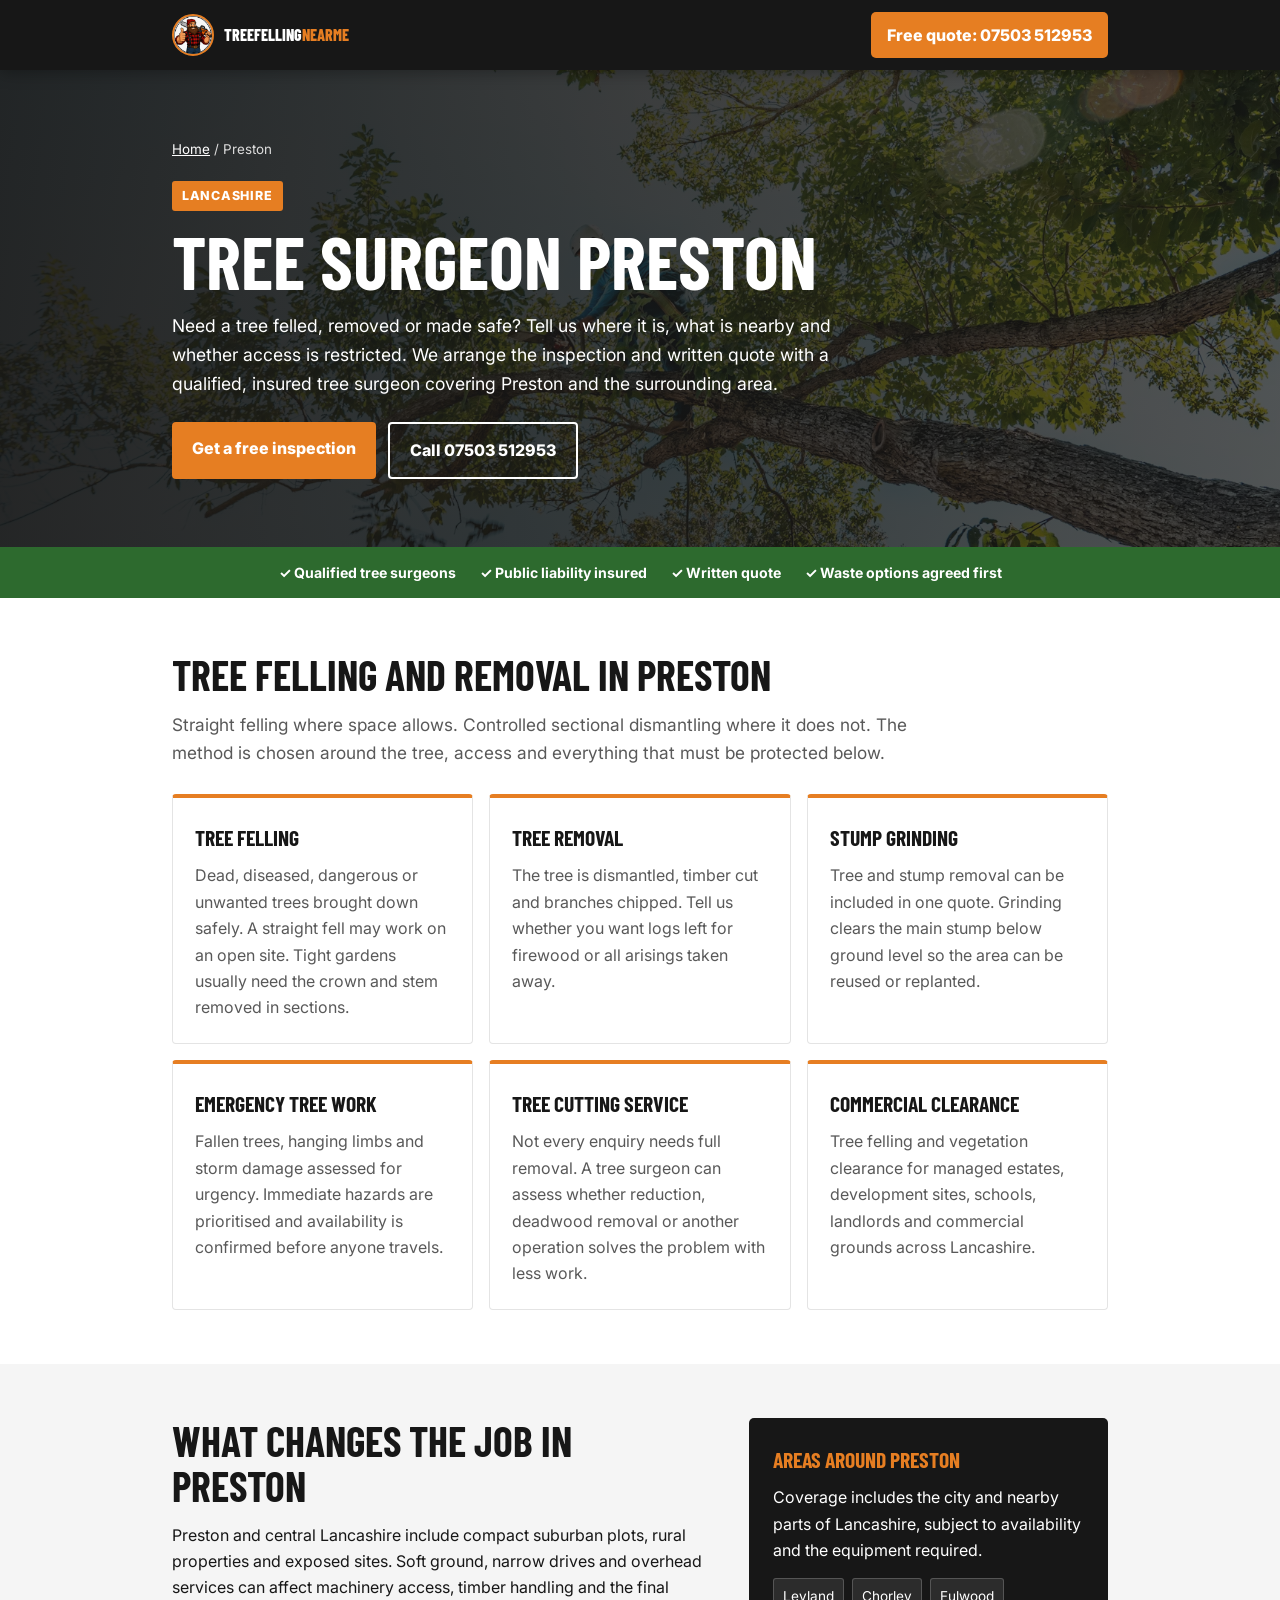
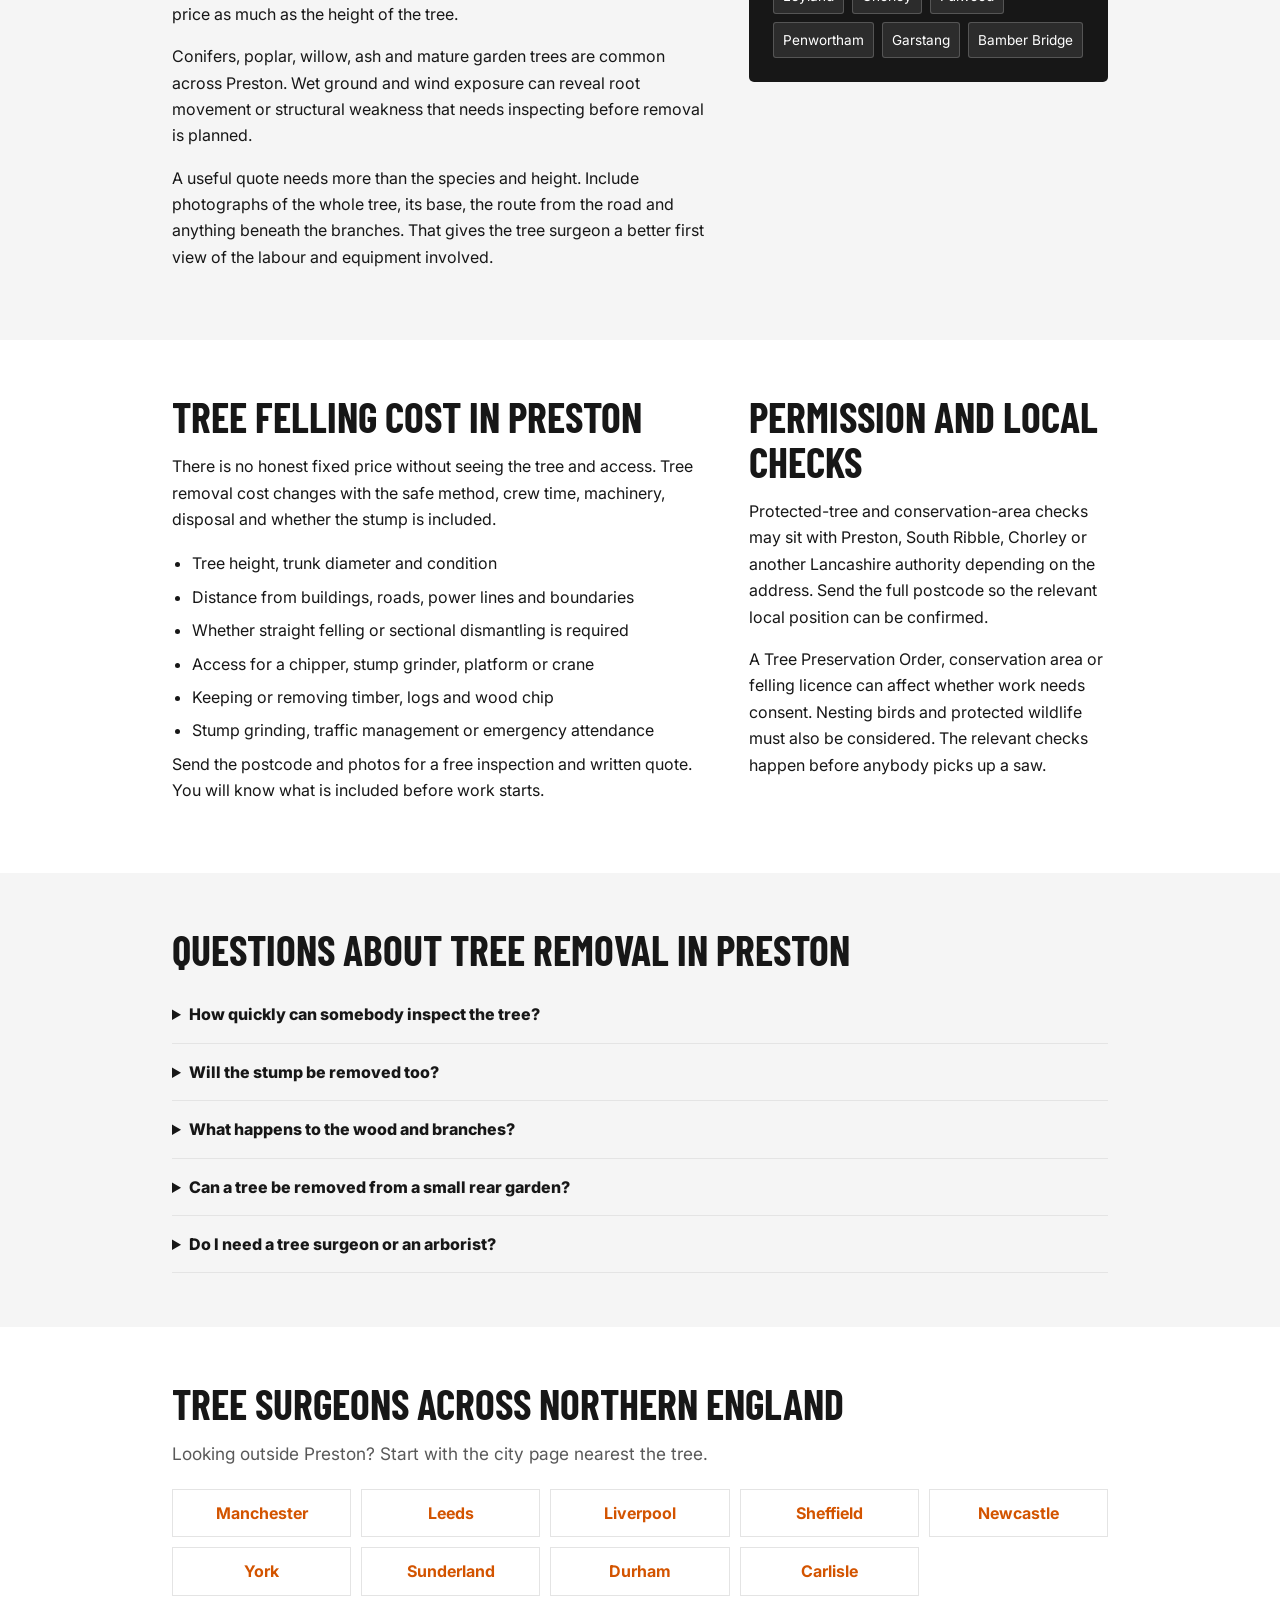
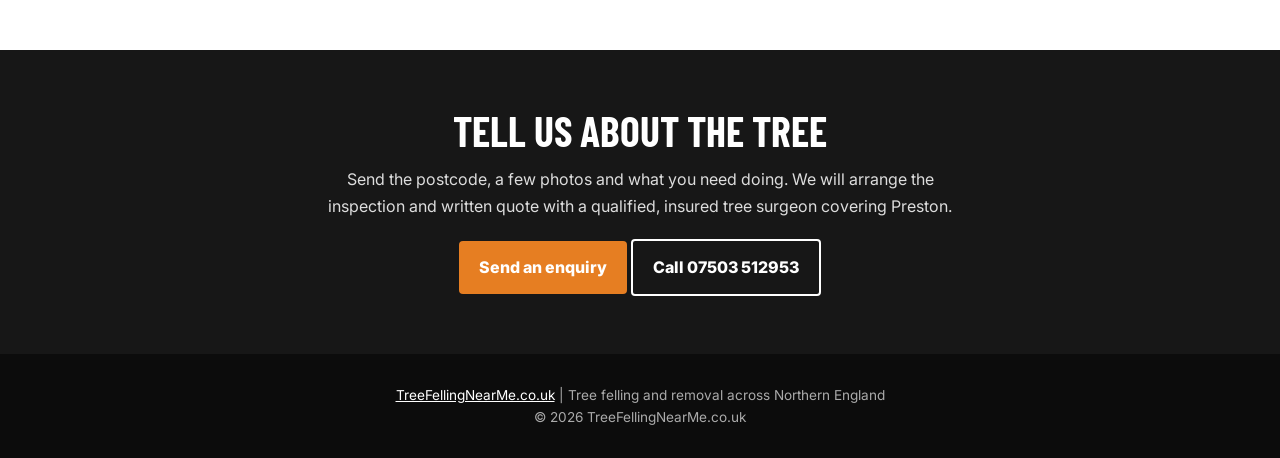
<file: preston/index.html>
<!doctype html>
<html lang="en-GB">
<head>
<meta charset="utf-8"><meta name="viewport" content="width=device-width,initial-scale=1">
<title>Tree Surgeon Preston | Tree Felling &amp; Removal Near You</title>
<meta name="description" content="Need a tree surgeon in Preston? Tree felling, removal, stump grinding and emergency work across Lancashire. Free inspection and written quote.">
<link rel="icon" type="image/png" href="/mascot.png">
<meta name="robots" content="index, follow"><link rel="canonical" href="https://treefellingnearme.co.uk/preston/">
<meta property="og:type" content="website"><meta property="og:title" content="Tree Surgeon Preston | Tree Felling &amp; Removal Near You"><meta property="og:description" content="Need a tree surgeon in Preston? Tree felling, removal, stump grinding and emergency work across Lancashire. Free inspection and written quote."><meta property="og:url" content="https://treefellingnearme.co.uk/preston/"><meta property="og:image" content="https://treefellingnearme.co.uk/mascot.png">
<link rel="preconnect" href="https://fonts.googleapis.com"><link rel="preconnect" href="https://fonts.gstatic.com" crossorigin><link href="https://fonts.googleapis.com/css2?family=Barlow+Condensed:wght@700;800&family=Inter:wght@400;500;600;700;800&display=swap" rel="stylesheet"><link rel="stylesheet" href="/city.css">
<script type="application/ld+json">{"@context": "https://schema.org", "@graph": [{"@type": "WebPage", "@id": "https://treefellingnearme.co.uk/preston/", "url": "https://treefellingnearme.co.uk/preston/", "name": "Tree Surgeon Preston | Tree Felling & Removal Near You", "description": "Need a tree surgeon in Preston? Tree felling, removal, stump grinding and emergency work across Lancashire. Free inspection and written quote.", "isPartOf": {"@id": "https://treefellingnearme.co.uk/#website"}}, {"@type": "Service", "@id": "https://treefellingnearme.co.uk/preston/#service", "name": "Tree felling and removal in Preston", "serviceType": "Tree felling and tree removal", "areaServed": {"@type": "City", "name": "Preston"}, "provider": {"@id": "https://treefellingnearme.co.uk/#organization"}}, {"@type": "BreadcrumbList", "itemListElement": [{"@type": "ListItem", "position": 1, "name": "Home", "item": "https://treefellingnearme.co.uk/"}, {"@type": "ListItem", "position": 2, "name": "Preston", "item": "https://treefellingnearme.co.uk/preston/"}]}]}</script>
</head>
<body>
<header class="header"><div class="container"><a class="brand" href="/"><img src="/mascot.png" alt="" width="42" height="42"><span>TreeFelling<span>NearMe</span></span></a><a class="phone" href="tel:07503512953">Free quote: 07503 512953</a></div></header>
<main>
<section class="hero"><div class="container"><nav class="crumbs" aria-label="Breadcrumb"><a href="/">Home</a> / Preston</nav><span class="eyebrow">Lancashire</span><h1>Tree Surgeon Preston</h1><p>Need a tree felled, removed or made safe? Tell us where it is, what is nearby and whether access is restricted. We arrange the inspection and written quote with a qualified, insured tree surgeon covering Preston and the surrounding area.</p><div class="hero-actions"><a class="btn btn-main" href="/#contact">Get a free inspection</a><a class="btn btn-alt" href="tel:07503512953">Call 07503 512953</a></div></div></section>
<div class="trust"><div class="container"><span>✓ Qualified tree surgeons</span><span>✓ Public liability insured</span><span>✓ Written quote</span><span>✓ Waste options agreed first</span></div></div>
<section class="section"><div class="container"><h2>Tree felling and removal in Preston</h2><p class="lead">Straight felling where space allows. Controlled sectional dismantling where it does not. The method is chosen around the tree, access and everything that must be protected below.</p><div class="grid"><article class="card"><h3>Tree felling</h3><p>Dead, diseased, dangerous or unwanted trees brought down safely. A straight fell may work on an open site. Tight gardens usually need the crown and stem removed in sections.</p></article><article class="card"><h3>Tree removal</h3><p>The tree is dismantled, timber cut and branches chipped. Tell us whether you want logs left for firewood or all arisings taken away.</p></article><article class="card"><h3>Stump grinding</h3><p>Tree and stump removal can be included in one quote. Grinding clears the main stump below ground level so the area can be reused or replanted.</p></article><article class="card"><h3>Emergency tree work</h3><p>Fallen trees, hanging limbs and storm damage assessed for urgency. Immediate hazards are prioritised and availability is confirmed before anyone travels.</p></article><article class="card"><h3>Tree cutting service</h3><p>Not every enquiry needs full removal. A tree surgeon can assess whether reduction, deadwood removal or another operation solves the problem with less work.</p></article><article class="card"><h3>Commercial clearance</h3><p>Tree felling and vegetation clearance for managed estates, development sites, schools, landlords and commercial grounds across Lancashire.</p></article></div></div></section>
<section class="section alt"><div class="container split"><div class="prose"><h2>What changes the job in Preston</h2><p>Preston and central Lancashire include compact suburban plots, rural properties and exposed sites. Soft ground, narrow drives and overhead services can affect machinery access, timber handling and the final price as much as the height of the tree.</p><p>Conifers, poplar, willow, ash and mature garden trees are common across Preston. Wet ground and wind exposure can reveal root movement or structural weakness that needs inspecting before removal is planned.</p><p>A useful quote needs more than the species and height. Include photographs of the whole tree, its base, the route from the road and anything beneath the branches. That gives the tree surgeon a better first view of the labour and equipment involved.</p></div><aside class="area-box"><h3>Areas around Preston</h3><p>Coverage includes the city and nearby parts of Lancashire, subject to availability and the equipment required.</p><div class="area-list"><span>Leyland</span><span>Chorley</span><span>Fulwood</span><span>Penwortham</span><span>Garstang</span><span>Bamber Bridge</span></div></aside></div></section>
<section class="section"><div class="container split"><div class="prose"><h2>Tree felling cost in Preston</h2><p>There is no honest fixed price without seeing the tree and access. Tree removal cost changes with the safe method, crew time, machinery, disposal and whether the stump is included.</p><ul class="cost-list"><li>Tree height, trunk diameter and condition</li><li>Distance from buildings, roads, power lines and boundaries</li><li>Whether straight felling or sectional dismantling is required</li><li>Access for a chipper, stump grinder, platform or crane</li><li>Keeping or removing timber, logs and wood chip</li><li>Stump grinding, traffic management or emergency attendance</li></ul><p>Send the postcode and photos for a free inspection and written quote. You will know what is included before work starts.</p></div><div class="prose"><h2>Permission and local checks</h2><p>Protected-tree and conservation-area checks may sit with Preston, South Ribble, Chorley or another Lancashire authority depending on the address. Send the full postcode so the relevant local position can be confirmed.</p><p>A Tree Preservation Order, conservation area or felling licence can affect whether work needs consent. Nesting birds and protected wildlife must also be considered. The relevant checks happen before anybody picks up a saw.</p></div></div></section>
<section class="section alt faq"><div class="container"><h2>Questions about tree removal in Preston</h2><details><summary>How quickly can somebody inspect the tree?</summary><p>That depends on location, urgency and current availability. Send the postcode, photos and a short description. A fallen tree blocking access is treated differently from planned removal.</p></details><details><summary>Will the stump be removed too?</summary><p>Only if stump grinding is included in the written quote. Ask for tree and stump removal when you enquire so the right machinery can be planned.</p></details><details><summary>What happens to the wood and branches?</summary><p>Branches are normally chipped. Timber can be removed or cut into manageable logs for you to keep. Agree the waste plan before accepting the quote.</p></details><details><summary>Can a tree be removed from a small rear garden?</summary><p>Usually, but restricted access changes the method and cost. Sectional dismantling and controlled lowering are used where there is no safe space to fell the tree whole.</p></details><details><summary>Do I need a tree surgeon or an arborist?</summary><p>For practical felling, removal and climbing work, people usually search for a tree surgeon. Arborist is the broader professional term. The important checks are competence for the operation and suitable insurance.</p></details></div></section>
<section class="section"><div class="container"><h2>Tree surgeons across Northern England</h2><p class="lead">Looking outside Preston? Start with the city page nearest the tree.</p><div class="city-links"><a href="/manchester/">Manchester</a><a href="/leeds/">Leeds</a><a href="/liverpool/">Liverpool</a><a href="/sheffield/">Sheffield</a><a href="/newcastle/">Newcastle</a><a href="/york/">York</a><a href="/sunderland/">Sunderland</a><a href="/durham/">Durham</a><a href="/carlisle/">Carlisle</a></div></div></section>
<section class="cta"><div class="container"><h2>Tell us about the tree</h2><p>Send the postcode, a few photos and what you need doing. We will arrange the inspection and written quote with a qualified, insured tree surgeon covering Preston.</p><a class="btn btn-main" href="/#contact">Send an enquiry</a> <a class="btn btn-alt" href="tel:07503512953">Call 07503 512953</a></div></section>
</main>
<footer class="footer"><div class="container"><p><a href="/">TreeFellingNearMe.co.uk</a> | Tree felling and removal across Northern England</p><p>© 2026 TreeFellingNearMe.co.uk</p></div></footer><a class="mobile-call" href="tel:07503512953">Call for a free quote: 07503 512953</a>
</body></html>
</file>
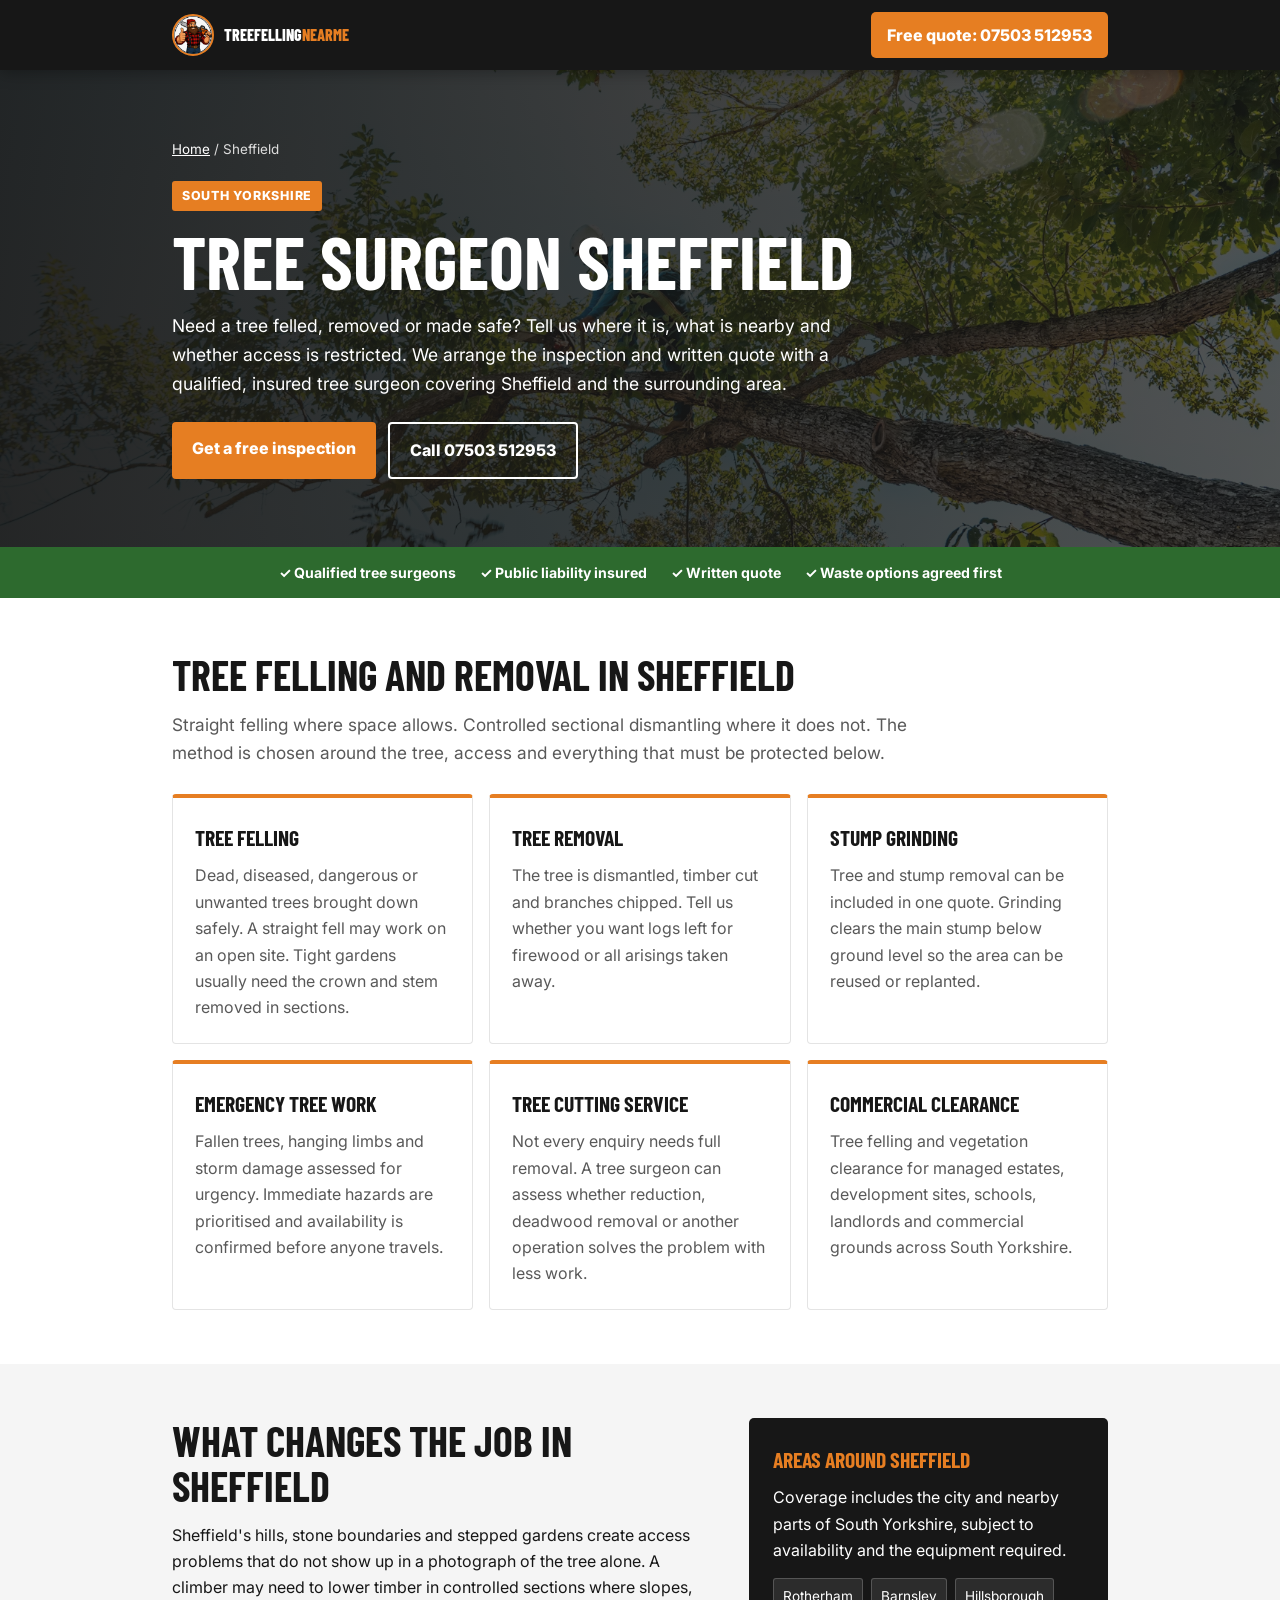
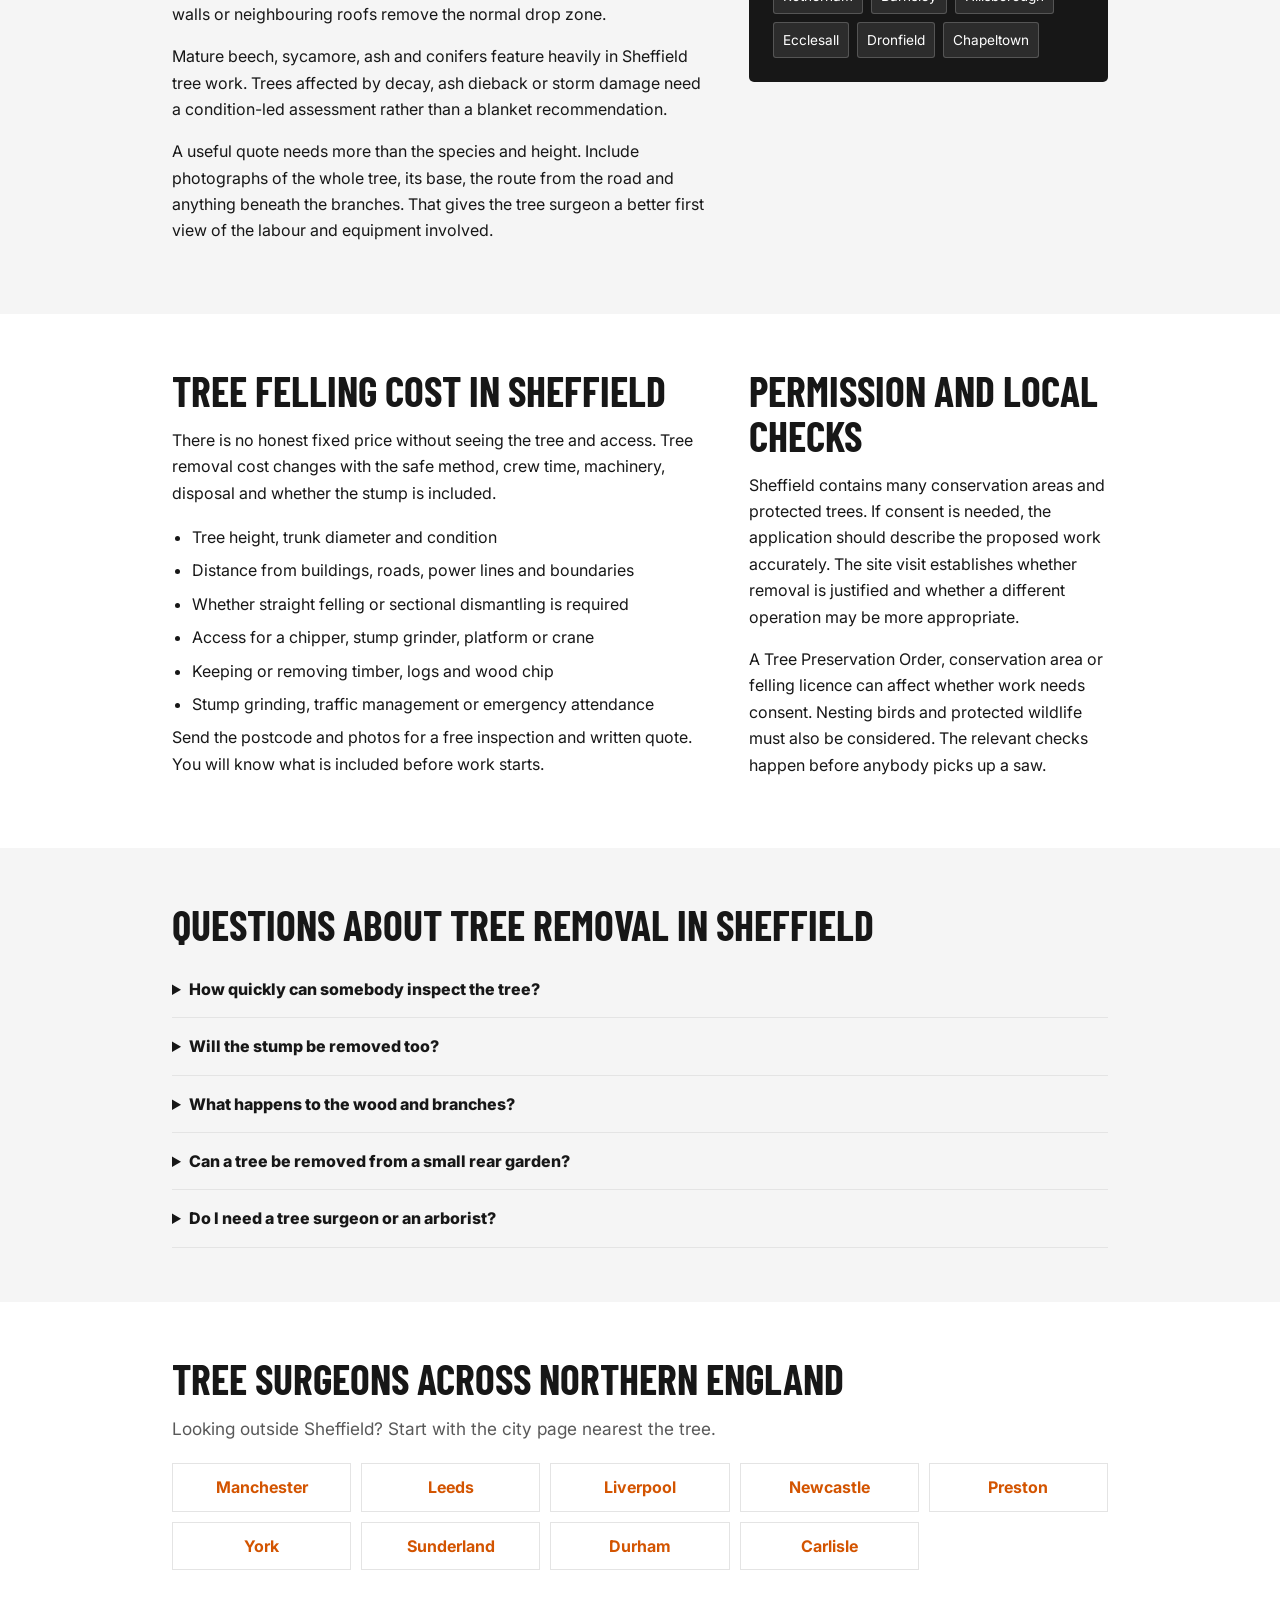
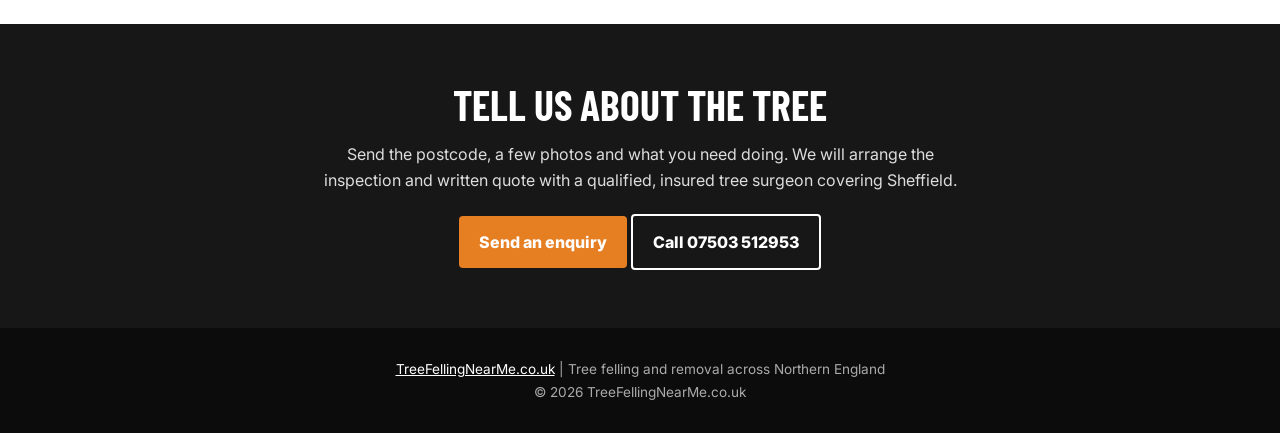
<file: sheffield/index.html>
<!doctype html>
<html lang="en-GB">
<head>
<meta charset="utf-8"><meta name="viewport" content="width=device-width,initial-scale=1">
<title>Tree Surgeon Sheffield | Tree Felling &amp; Removal Near You</title>
<meta name="description" content="Need a tree surgeon in Sheffield? Tree felling, removal, stump grinding and emergency work across South Yorkshire. Free inspection and written quote.">
<link rel="icon" type="image/png" href="/mascot.png">
<meta name="robots" content="index, follow"><link rel="canonical" href="https://treefellingnearme.co.uk/sheffield/">
<meta property="og:type" content="website"><meta property="og:title" content="Tree Surgeon Sheffield | Tree Felling &amp; Removal Near You"><meta property="og:description" content="Need a tree surgeon in Sheffield? Tree felling, removal, stump grinding and emergency work across South Yorkshire. Free inspection and written quote."><meta property="og:url" content="https://treefellingnearme.co.uk/sheffield/"><meta property="og:image" content="https://treefellingnearme.co.uk/mascot.png">
<link rel="preconnect" href="https://fonts.googleapis.com"><link rel="preconnect" href="https://fonts.gstatic.com" crossorigin><link href="https://fonts.googleapis.com/css2?family=Barlow+Condensed:wght@700;800&family=Inter:wght@400;500;600;700;800&display=swap" rel="stylesheet"><link rel="stylesheet" href="/city.css">
<script type="application/ld+json">{"@context": "https://schema.org", "@graph": [{"@type": "WebPage", "@id": "https://treefellingnearme.co.uk/sheffield/", "url": "https://treefellingnearme.co.uk/sheffield/", "name": "Tree Surgeon Sheffield | Tree Felling & Removal Near You", "description": "Need a tree surgeon in Sheffield? Tree felling, removal, stump grinding and emergency work across South Yorkshire. Free inspection and written quote.", "isPartOf": {"@id": "https://treefellingnearme.co.uk/#website"}}, {"@type": "Service", "@id": "https://treefellingnearme.co.uk/sheffield/#service", "name": "Tree felling and removal in Sheffield", "serviceType": "Tree felling and tree removal", "areaServed": {"@type": "City", "name": "Sheffield"}, "provider": {"@id": "https://treefellingnearme.co.uk/#organization"}}, {"@type": "BreadcrumbList", "itemListElement": [{"@type": "ListItem", "position": 1, "name": "Home", "item": "https://treefellingnearme.co.uk/"}, {"@type": "ListItem", "position": 2, "name": "Sheffield", "item": "https://treefellingnearme.co.uk/sheffield/"}]}]}</script>
</head>
<body>
<header class="header"><div class="container"><a class="brand" href="/"><img src="/mascot.png" alt="" width="42" height="42"><span>TreeFelling<span>NearMe</span></span></a><a class="phone" href="tel:07503512953">Free quote: 07503 512953</a></div></header>
<main>
<section class="hero"><div class="container"><nav class="crumbs" aria-label="Breadcrumb"><a href="/">Home</a> / Sheffield</nav><span class="eyebrow">South Yorkshire</span><h1>Tree Surgeon Sheffield</h1><p>Need a tree felled, removed or made safe? Tell us where it is, what is nearby and whether access is restricted. We arrange the inspection and written quote with a qualified, insured tree surgeon covering Sheffield and the surrounding area.</p><div class="hero-actions"><a class="btn btn-main" href="/#contact">Get a free inspection</a><a class="btn btn-alt" href="tel:07503512953">Call 07503 512953</a></div></div></section>
<div class="trust"><div class="container"><span>✓ Qualified tree surgeons</span><span>✓ Public liability insured</span><span>✓ Written quote</span><span>✓ Waste options agreed first</span></div></div>
<section class="section"><div class="container"><h2>Tree felling and removal in Sheffield</h2><p class="lead">Straight felling where space allows. Controlled sectional dismantling where it does not. The method is chosen around the tree, access and everything that must be protected below.</p><div class="grid"><article class="card"><h3>Tree felling</h3><p>Dead, diseased, dangerous or unwanted trees brought down safely. A straight fell may work on an open site. Tight gardens usually need the crown and stem removed in sections.</p></article><article class="card"><h3>Tree removal</h3><p>The tree is dismantled, timber cut and branches chipped. Tell us whether you want logs left for firewood or all arisings taken away.</p></article><article class="card"><h3>Stump grinding</h3><p>Tree and stump removal can be included in one quote. Grinding clears the main stump below ground level so the area can be reused or replanted.</p></article><article class="card"><h3>Emergency tree work</h3><p>Fallen trees, hanging limbs and storm damage assessed for urgency. Immediate hazards are prioritised and availability is confirmed before anyone travels.</p></article><article class="card"><h3>Tree cutting service</h3><p>Not every enquiry needs full removal. A tree surgeon can assess whether reduction, deadwood removal or another operation solves the problem with less work.</p></article><article class="card"><h3>Commercial clearance</h3><p>Tree felling and vegetation clearance for managed estates, development sites, schools, landlords and commercial grounds across South Yorkshire.</p></article></div></div></section>
<section class="section alt"><div class="container split"><div class="prose"><h2>What changes the job in Sheffield</h2><p>Sheffield&#x27;s hills, stone boundaries and stepped gardens create access problems that do not show up in a photograph of the tree alone. A climber may need to lower timber in controlled sections where slopes, walls or neighbouring roofs remove the normal drop zone.</p><p>Mature beech, sycamore, ash and conifers feature heavily in Sheffield tree work. Trees affected by decay, ash dieback or storm damage need a condition-led assessment rather than a blanket recommendation.</p><p>A useful quote needs more than the species and height. Include photographs of the whole tree, its base, the route from the road and anything beneath the branches. That gives the tree surgeon a better first view of the labour and equipment involved.</p></div><aside class="area-box"><h3>Areas around Sheffield</h3><p>Coverage includes the city and nearby parts of South Yorkshire, subject to availability and the equipment required.</p><div class="area-list"><span>Rotherham</span><span>Barnsley</span><span>Hillsborough</span><span>Ecclesall</span><span>Dronfield</span><span>Chapeltown</span></div></aside></div></section>
<section class="section"><div class="container split"><div class="prose"><h2>Tree felling cost in Sheffield</h2><p>There is no honest fixed price without seeing the tree and access. Tree removal cost changes with the safe method, crew time, machinery, disposal and whether the stump is included.</p><ul class="cost-list"><li>Tree height, trunk diameter and condition</li><li>Distance from buildings, roads, power lines and boundaries</li><li>Whether straight felling or sectional dismantling is required</li><li>Access for a chipper, stump grinder, platform or crane</li><li>Keeping or removing timber, logs and wood chip</li><li>Stump grinding, traffic management or emergency attendance</li></ul><p>Send the postcode and photos for a free inspection and written quote. You will know what is included before work starts.</p></div><div class="prose"><h2>Permission and local checks</h2><p>Sheffield contains many conservation areas and protected trees. If consent is needed, the application should describe the proposed work accurately. The site visit establishes whether removal is justified and whether a different operation may be more appropriate.</p><p>A Tree Preservation Order, conservation area or felling licence can affect whether work needs consent. Nesting birds and protected wildlife must also be considered. The relevant checks happen before anybody picks up a saw.</p></div></div></section>
<section class="section alt faq"><div class="container"><h2>Questions about tree removal in Sheffield</h2><details><summary>How quickly can somebody inspect the tree?</summary><p>That depends on location, urgency and current availability. Send the postcode, photos and a short description. A fallen tree blocking access is treated differently from planned removal.</p></details><details><summary>Will the stump be removed too?</summary><p>Only if stump grinding is included in the written quote. Ask for tree and stump removal when you enquire so the right machinery can be planned.</p></details><details><summary>What happens to the wood and branches?</summary><p>Branches are normally chipped. Timber can be removed or cut into manageable logs for you to keep. Agree the waste plan before accepting the quote.</p></details><details><summary>Can a tree be removed from a small rear garden?</summary><p>Usually, but restricted access changes the method and cost. Sectional dismantling and controlled lowering are used where there is no safe space to fell the tree whole.</p></details><details><summary>Do I need a tree surgeon or an arborist?</summary><p>For practical felling, removal and climbing work, people usually search for a tree surgeon. Arborist is the broader professional term. The important checks are competence for the operation and suitable insurance.</p></details></div></section>
<section class="section"><div class="container"><h2>Tree surgeons across Northern England</h2><p class="lead">Looking outside Sheffield? Start with the city page nearest the tree.</p><div class="city-links"><a href="/manchester/">Manchester</a><a href="/leeds/">Leeds</a><a href="/liverpool/">Liverpool</a><a href="/newcastle/">Newcastle</a><a href="/preston/">Preston</a><a href="/york/">York</a><a href="/sunderland/">Sunderland</a><a href="/durham/">Durham</a><a href="/carlisle/">Carlisle</a></div></div></section>
<section class="cta"><div class="container"><h2>Tell us about the tree</h2><p>Send the postcode, a few photos and what you need doing. We will arrange the inspection and written quote with a qualified, insured tree surgeon covering Sheffield.</p><a class="btn btn-main" href="/#contact">Send an enquiry</a> <a class="btn btn-alt" href="tel:07503512953">Call 07503 512953</a></div></section>
</main>
<footer class="footer"><div class="container"><p><a href="/">TreeFellingNearMe.co.uk</a> | Tree felling and removal across Northern England</p><p>© 2026 TreeFellingNearMe.co.uk</p></div></footer><a class="mobile-call" href="tel:07503512953">Call for a free quote: 07503 512953</a>
</body></html>
</file>
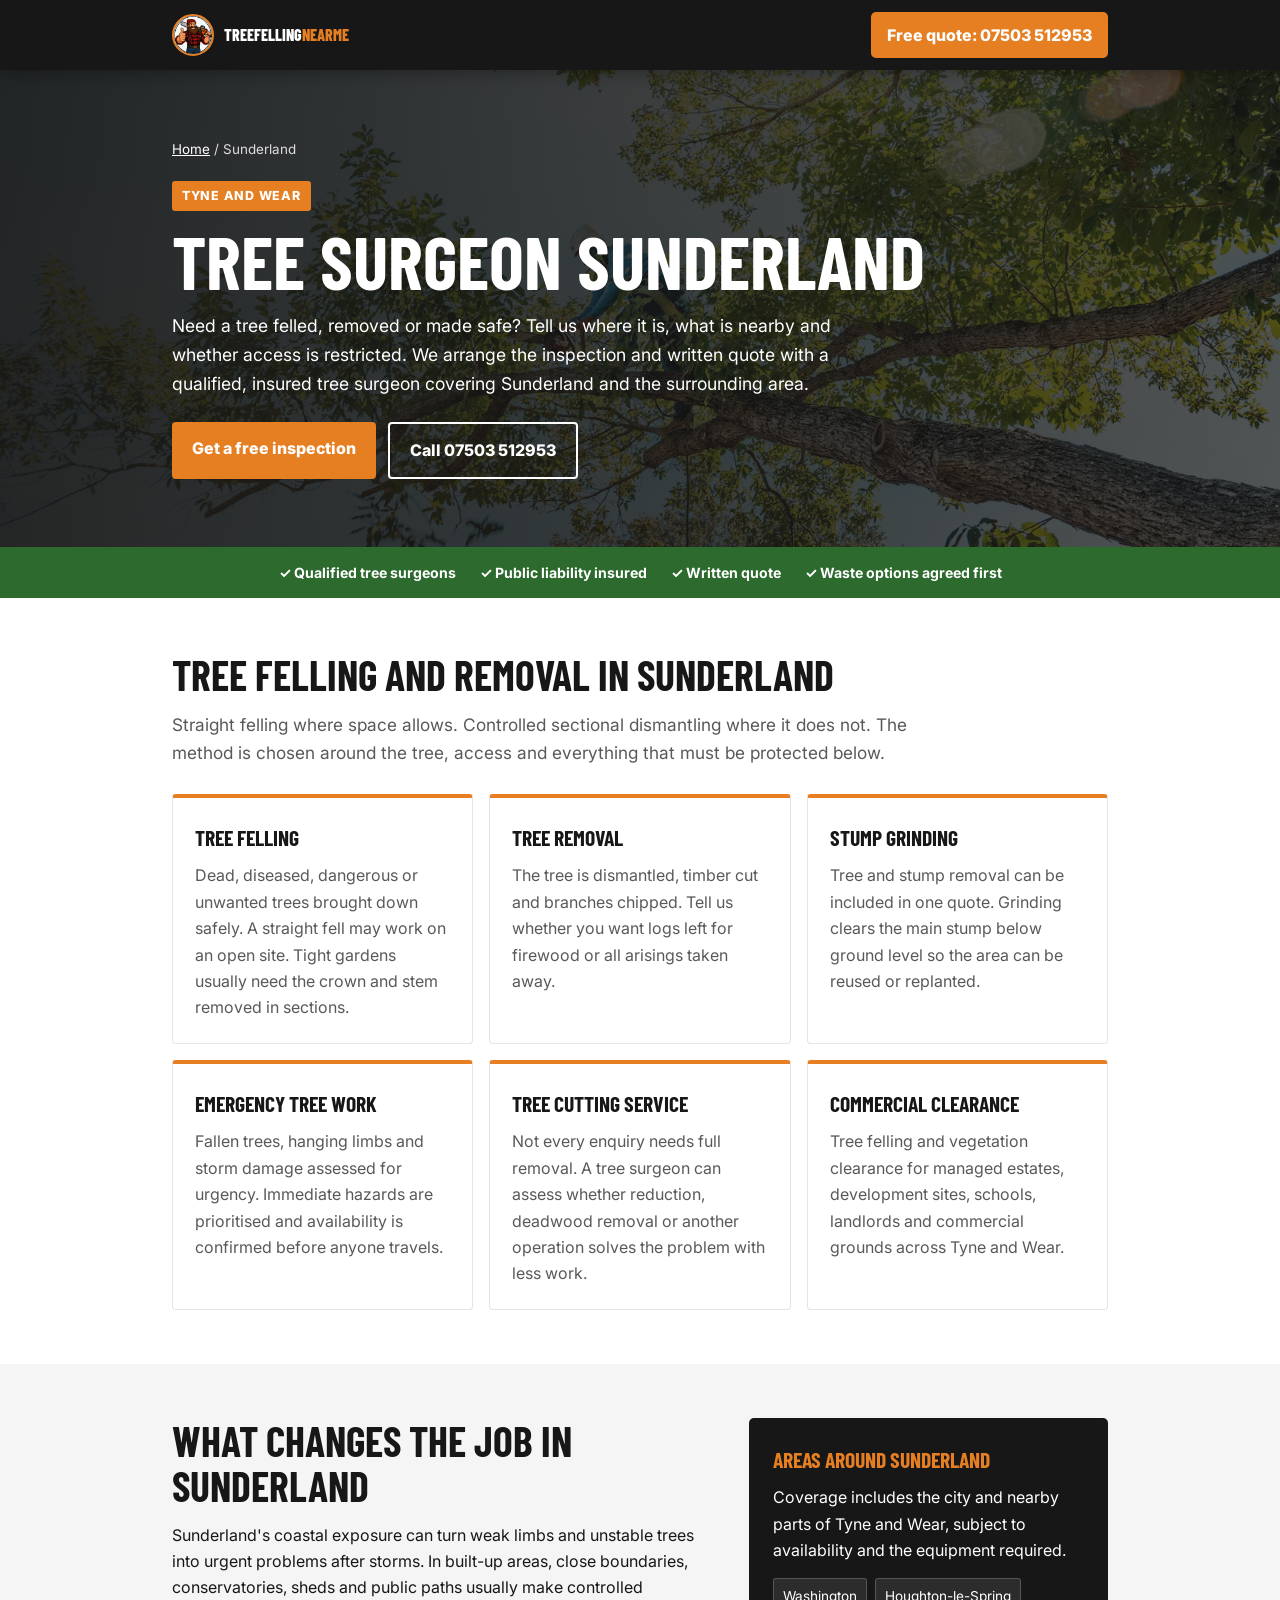
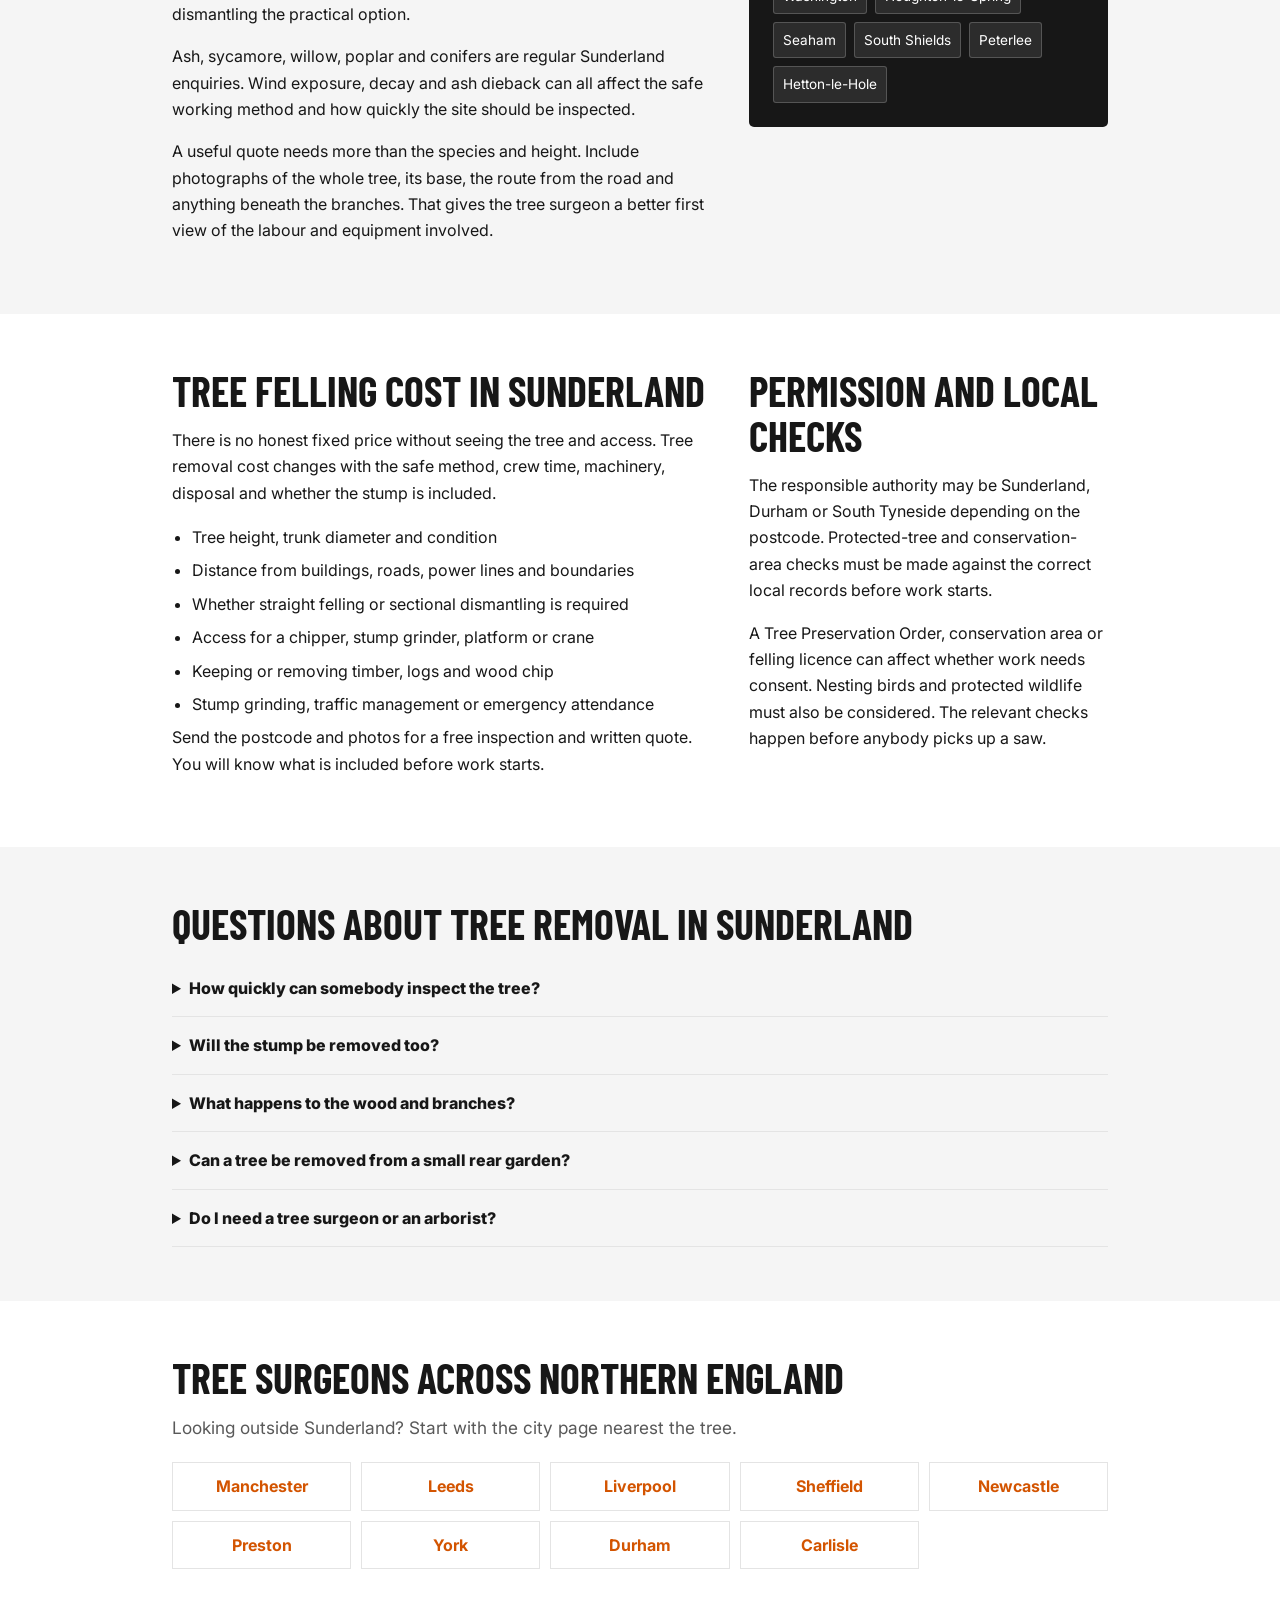
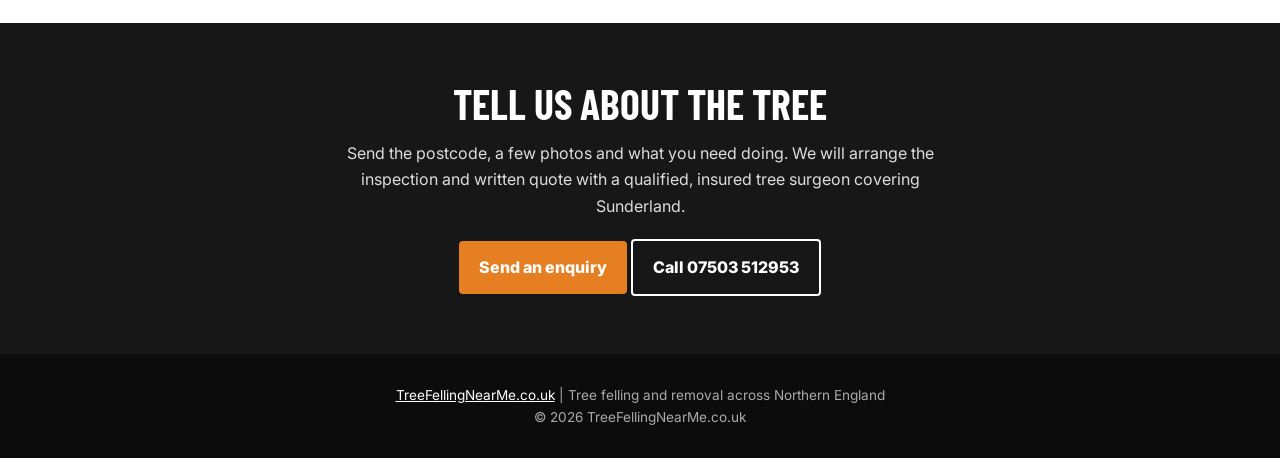
<file: sunderland/index.html>
<!doctype html>
<html lang="en-GB">
<head>
<meta charset="utf-8"><meta name="viewport" content="width=device-width,initial-scale=1">
<title>Tree Surgeon Sunderland | Tree Felling &amp; Removal Near You</title>
<meta name="description" content="Need a tree surgeon in Sunderland? Tree felling, removal, stump grinding and emergency work across Tyne and Wear. Free inspection and written quote.">
<link rel="icon" type="image/png" href="/mascot.png">
<meta name="robots" content="index, follow"><link rel="canonical" href="https://treefellingnearme.co.uk/sunderland/">
<meta property="og:type" content="website"><meta property="og:title" content="Tree Surgeon Sunderland | Tree Felling &amp; Removal Near You"><meta property="og:description" content="Need a tree surgeon in Sunderland? Tree felling, removal, stump grinding and emergency work across Tyne and Wear. Free inspection and written quote."><meta property="og:url" content="https://treefellingnearme.co.uk/sunderland/"><meta property="og:image" content="https://treefellingnearme.co.uk/mascot.png">
<link rel="preconnect" href="https://fonts.googleapis.com"><link rel="preconnect" href="https://fonts.gstatic.com" crossorigin><link href="https://fonts.googleapis.com/css2?family=Barlow+Condensed:wght@700;800&family=Inter:wght@400;500;600;700;800&display=swap" rel="stylesheet"><link rel="stylesheet" href="/city.css">
<script type="application/ld+json">{"@context": "https://schema.org", "@graph": [{"@type": "WebPage", "@id": "https://treefellingnearme.co.uk/sunderland/", "url": "https://treefellingnearme.co.uk/sunderland/", "name": "Tree Surgeon Sunderland | Tree Felling & Removal Near You", "description": "Need a tree surgeon in Sunderland? Tree felling, removal, stump grinding and emergency work across Tyne and Wear. Free inspection and written quote.", "isPartOf": {"@id": "https://treefellingnearme.co.uk/#website"}}, {"@type": "Service", "@id": "https://treefellingnearme.co.uk/sunderland/#service", "name": "Tree felling and removal in Sunderland", "serviceType": "Tree felling and tree removal", "areaServed": {"@type": "City", "name": "Sunderland"}, "provider": {"@id": "https://treefellingnearme.co.uk/#organization"}}, {"@type": "BreadcrumbList", "itemListElement": [{"@type": "ListItem", "position": 1, "name": "Home", "item": "https://treefellingnearme.co.uk/"}, {"@type": "ListItem", "position": 2, "name": "Sunderland", "item": "https://treefellingnearme.co.uk/sunderland/"}]}]}</script>
</head>
<body>
<header class="header"><div class="container"><a class="brand" href="/"><img src="/mascot.png" alt="" width="42" height="42"><span>TreeFelling<span>NearMe</span></span></a><a class="phone" href="tel:07503512953">Free quote: 07503 512953</a></div></header>
<main>
<section class="hero"><div class="container"><nav class="crumbs" aria-label="Breadcrumb"><a href="/">Home</a> / Sunderland</nav><span class="eyebrow">Tyne and Wear</span><h1>Tree Surgeon Sunderland</h1><p>Need a tree felled, removed or made safe? Tell us where it is, what is nearby and whether access is restricted. We arrange the inspection and written quote with a qualified, insured tree surgeon covering Sunderland and the surrounding area.</p><div class="hero-actions"><a class="btn btn-main" href="/#contact">Get a free inspection</a><a class="btn btn-alt" href="tel:07503512953">Call 07503 512953</a></div></div></section>
<div class="trust"><div class="container"><span>✓ Qualified tree surgeons</span><span>✓ Public liability insured</span><span>✓ Written quote</span><span>✓ Waste options agreed first</span></div></div>
<section class="section"><div class="container"><h2>Tree felling and removal in Sunderland</h2><p class="lead">Straight felling where space allows. Controlled sectional dismantling where it does not. The method is chosen around the tree, access and everything that must be protected below.</p><div class="grid"><article class="card"><h3>Tree felling</h3><p>Dead, diseased, dangerous or unwanted trees brought down safely. A straight fell may work on an open site. Tight gardens usually need the crown and stem removed in sections.</p></article><article class="card"><h3>Tree removal</h3><p>The tree is dismantled, timber cut and branches chipped. Tell us whether you want logs left for firewood or all arisings taken away.</p></article><article class="card"><h3>Stump grinding</h3><p>Tree and stump removal can be included in one quote. Grinding clears the main stump below ground level so the area can be reused or replanted.</p></article><article class="card"><h3>Emergency tree work</h3><p>Fallen trees, hanging limbs and storm damage assessed for urgency. Immediate hazards are prioritised and availability is confirmed before anyone travels.</p></article><article class="card"><h3>Tree cutting service</h3><p>Not every enquiry needs full removal. A tree surgeon can assess whether reduction, deadwood removal or another operation solves the problem with less work.</p></article><article class="card"><h3>Commercial clearance</h3><p>Tree felling and vegetation clearance for managed estates, development sites, schools, landlords and commercial grounds across Tyne and Wear.</p></article></div></div></section>
<section class="section alt"><div class="container split"><div class="prose"><h2>What changes the job in Sunderland</h2><p>Sunderland&#x27;s coastal exposure can turn weak limbs and unstable trees into urgent problems after storms. In built-up areas, close boundaries, conservatories, sheds and public paths usually make controlled dismantling the practical option.</p><p>Ash, sycamore, willow, poplar and conifers are regular Sunderland enquiries. Wind exposure, decay and ash dieback can all affect the safe working method and how quickly the site should be inspected.</p><p>A useful quote needs more than the species and height. Include photographs of the whole tree, its base, the route from the road and anything beneath the branches. That gives the tree surgeon a better first view of the labour and equipment involved.</p></div><aside class="area-box"><h3>Areas around Sunderland</h3><p>Coverage includes the city and nearby parts of Tyne and Wear, subject to availability and the equipment required.</p><div class="area-list"><span>Washington</span><span>Houghton-le-Spring</span><span>Seaham</span><span>South Shields</span><span>Peterlee</span><span>Hetton-le-Hole</span></div></aside></div></section>
<section class="section"><div class="container split"><div class="prose"><h2>Tree felling cost in Sunderland</h2><p>There is no honest fixed price without seeing the tree and access. Tree removal cost changes with the safe method, crew time, machinery, disposal and whether the stump is included.</p><ul class="cost-list"><li>Tree height, trunk diameter and condition</li><li>Distance from buildings, roads, power lines and boundaries</li><li>Whether straight felling or sectional dismantling is required</li><li>Access for a chipper, stump grinder, platform or crane</li><li>Keeping or removing timber, logs and wood chip</li><li>Stump grinding, traffic management or emergency attendance</li></ul><p>Send the postcode and photos for a free inspection and written quote. You will know what is included before work starts.</p></div><div class="prose"><h2>Permission and local checks</h2><p>The responsible authority may be Sunderland, Durham or South Tyneside depending on the postcode. Protected-tree and conservation-area checks must be made against the correct local records before work starts.</p><p>A Tree Preservation Order, conservation area or felling licence can affect whether work needs consent. Nesting birds and protected wildlife must also be considered. The relevant checks happen before anybody picks up a saw.</p></div></div></section>
<section class="section alt faq"><div class="container"><h2>Questions about tree removal in Sunderland</h2><details><summary>How quickly can somebody inspect the tree?</summary><p>That depends on location, urgency and current availability. Send the postcode, photos and a short description. A fallen tree blocking access is treated differently from planned removal.</p></details><details><summary>Will the stump be removed too?</summary><p>Only if stump grinding is included in the written quote. Ask for tree and stump removal when you enquire so the right machinery can be planned.</p></details><details><summary>What happens to the wood and branches?</summary><p>Branches are normally chipped. Timber can be removed or cut into manageable logs for you to keep. Agree the waste plan before accepting the quote.</p></details><details><summary>Can a tree be removed from a small rear garden?</summary><p>Usually, but restricted access changes the method and cost. Sectional dismantling and controlled lowering are used where there is no safe space to fell the tree whole.</p></details><details><summary>Do I need a tree surgeon or an arborist?</summary><p>For practical felling, removal and climbing work, people usually search for a tree surgeon. Arborist is the broader professional term. The important checks are competence for the operation and suitable insurance.</p></details></div></section>
<section class="section"><div class="container"><h2>Tree surgeons across Northern England</h2><p class="lead">Looking outside Sunderland? Start with the city page nearest the tree.</p><div class="city-links"><a href="/manchester/">Manchester</a><a href="/leeds/">Leeds</a><a href="/liverpool/">Liverpool</a><a href="/sheffield/">Sheffield</a><a href="/newcastle/">Newcastle</a><a href="/preston/">Preston</a><a href="/york/">York</a><a href="/durham/">Durham</a><a href="/carlisle/">Carlisle</a></div></div></section>
<section class="cta"><div class="container"><h2>Tell us about the tree</h2><p>Send the postcode, a few photos and what you need doing. We will arrange the inspection and written quote with a qualified, insured tree surgeon covering Sunderland.</p><a class="btn btn-main" href="/#contact">Send an enquiry</a> <a class="btn btn-alt" href="tel:07503512953">Call 07503 512953</a></div></section>
</main>
<footer class="footer"><div class="container"><p><a href="/">TreeFellingNearMe.co.uk</a> | Tree felling and removal across Northern England</p><p>© 2026 TreeFellingNearMe.co.uk</p></div></footer><a class="mobile-call" href="tel:07503512953">Call for a free quote: 07503 512953</a>
</body></html>
</file>
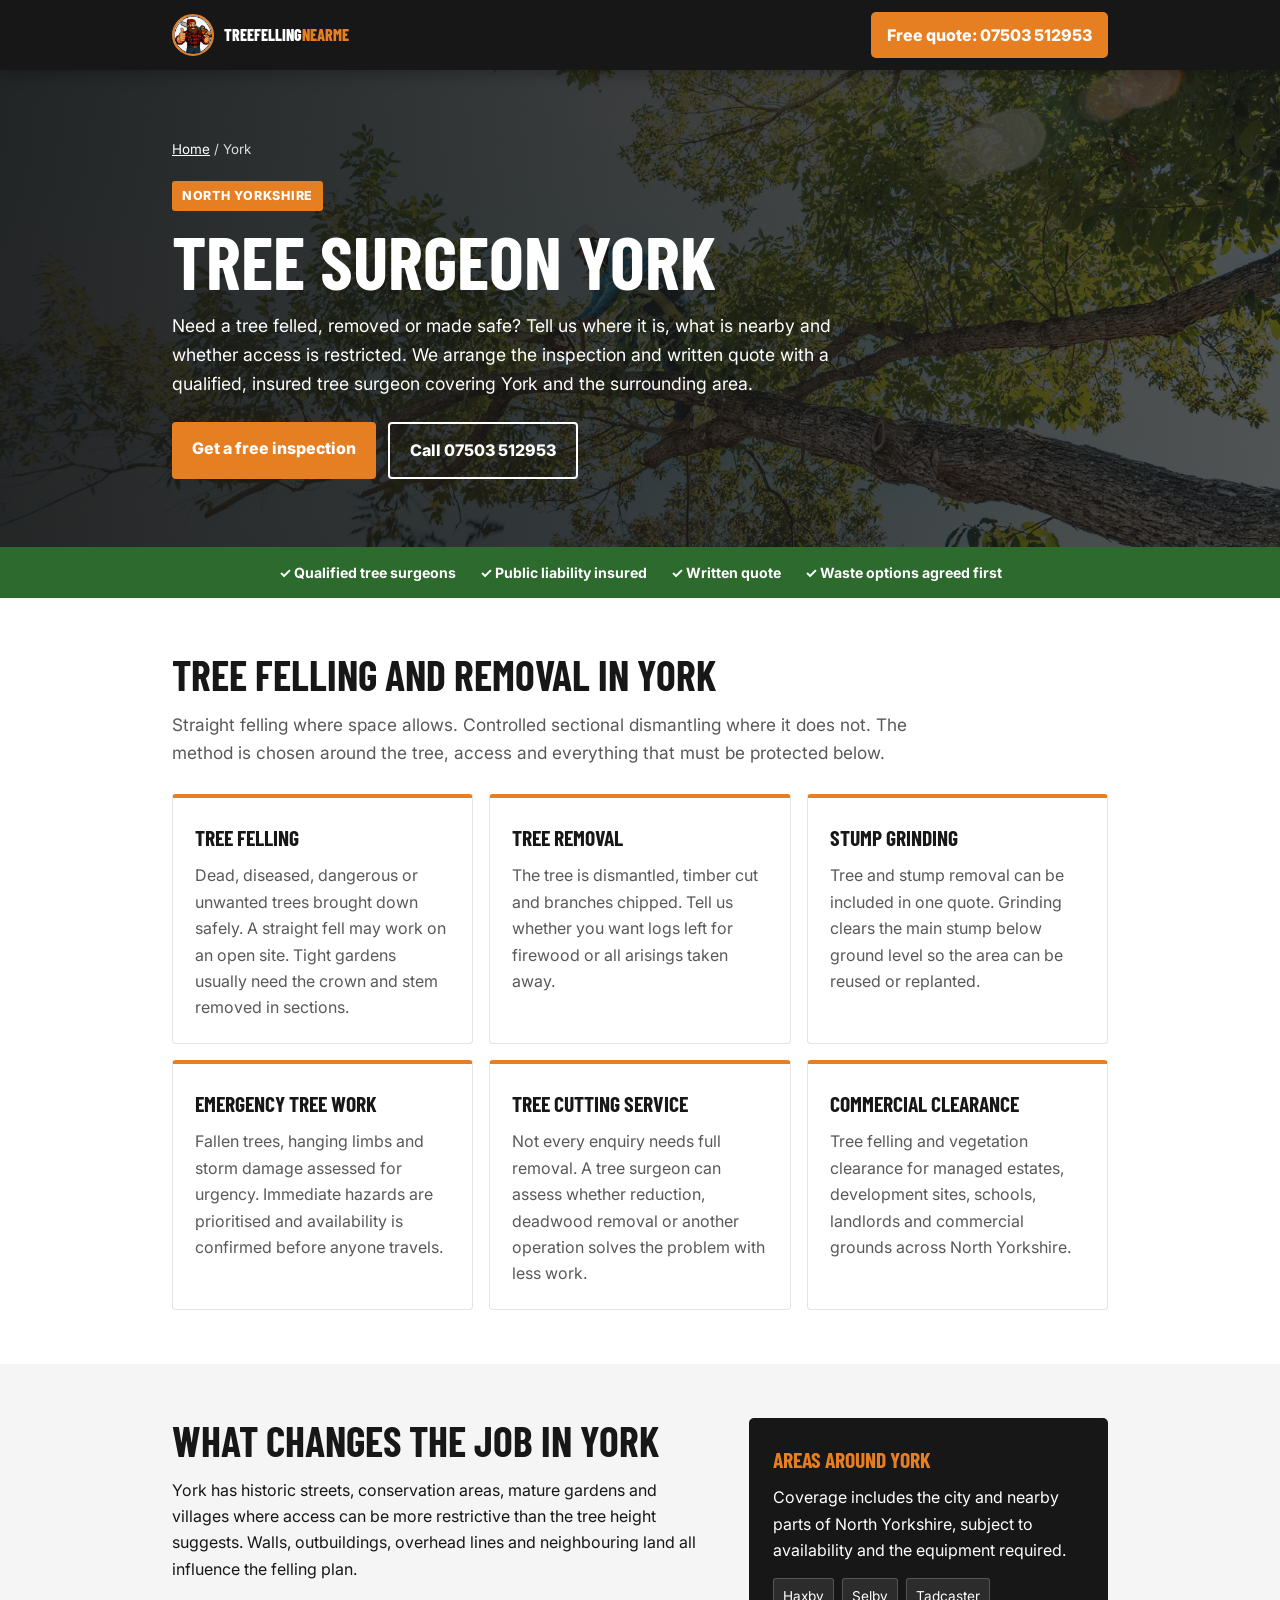
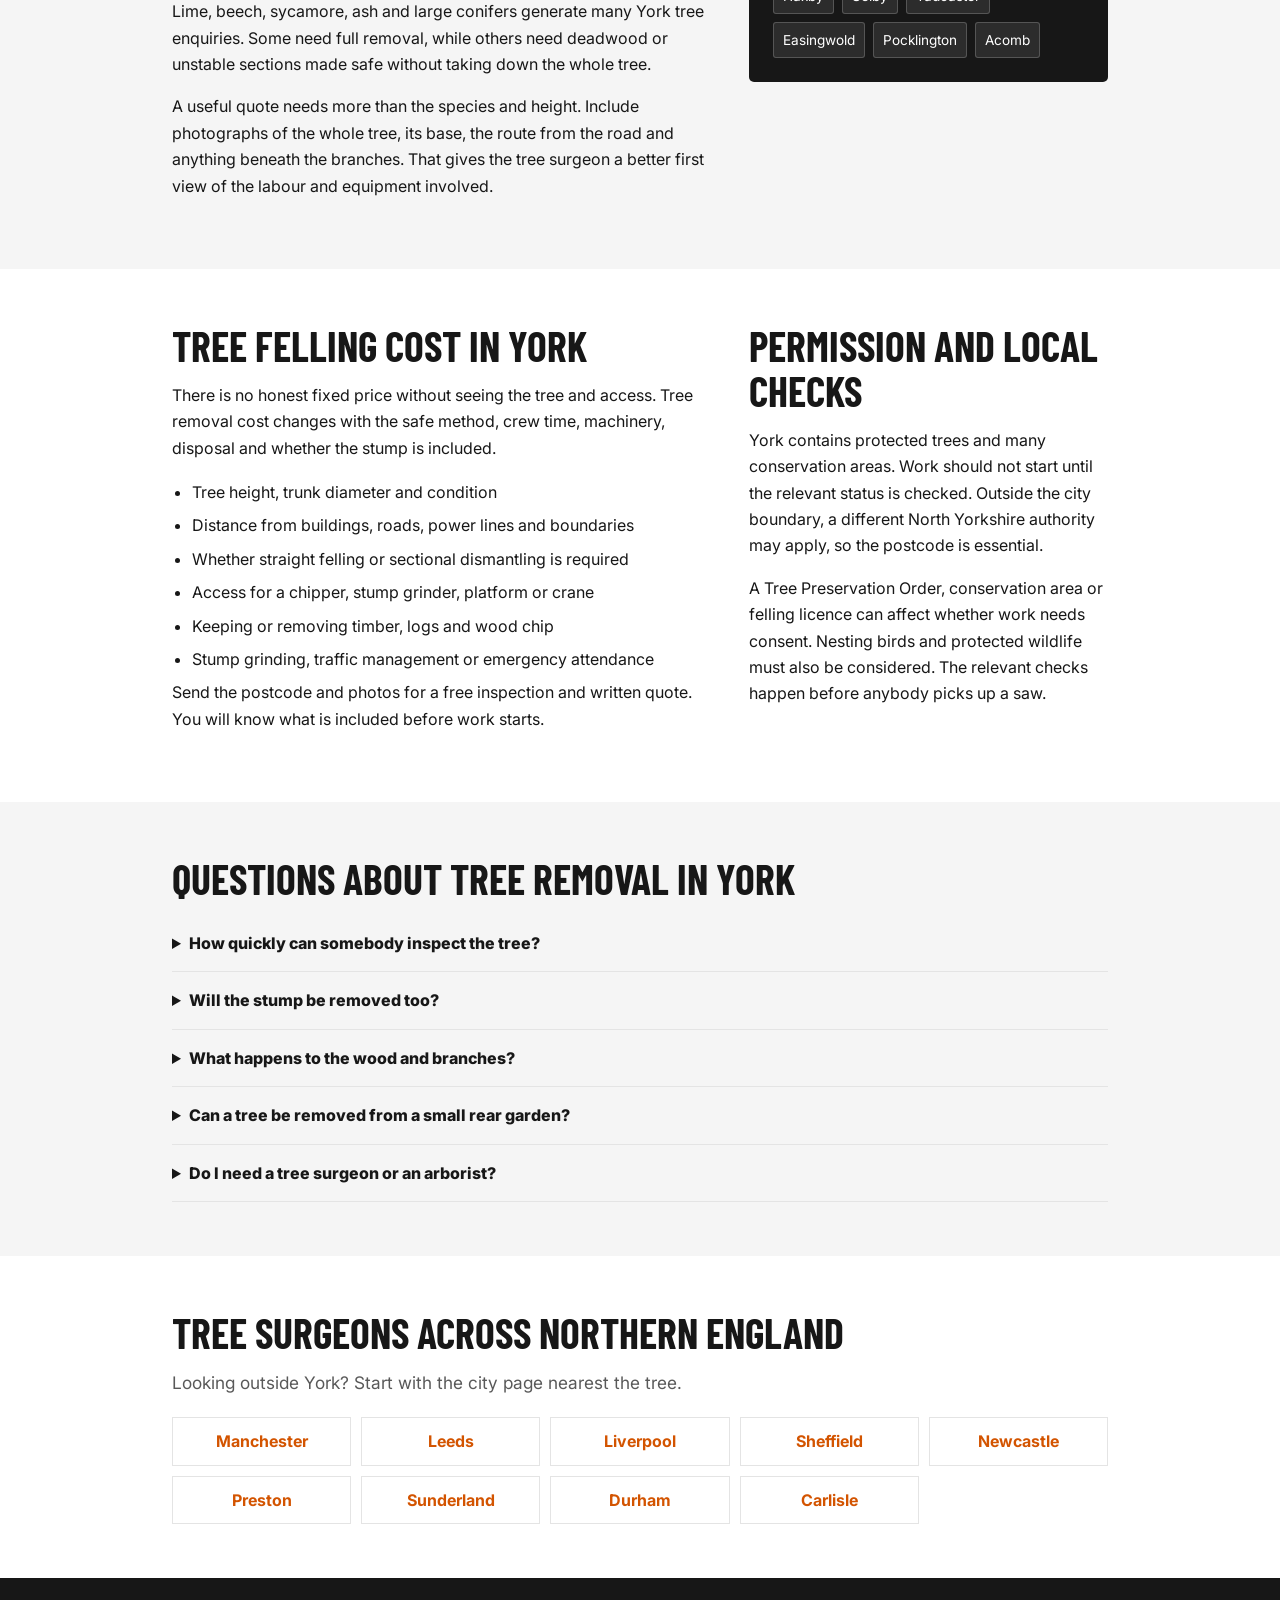
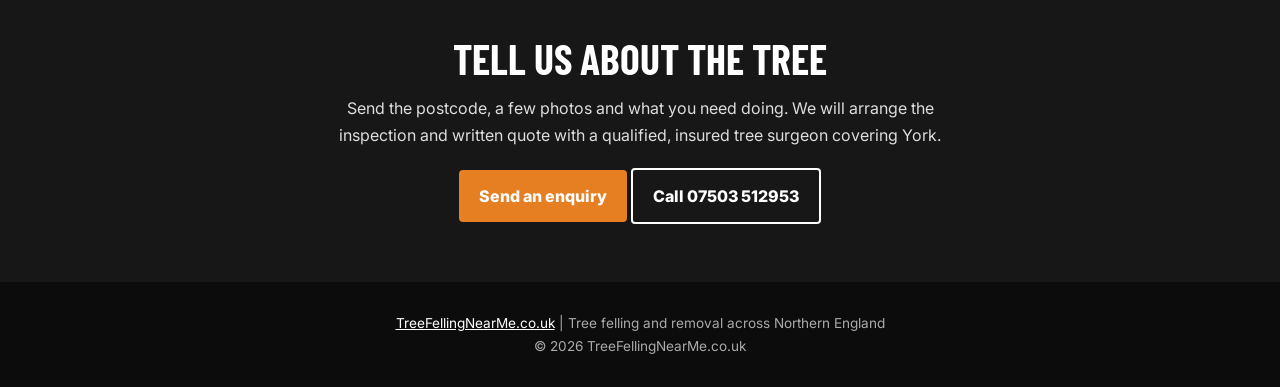
<file: york/index.html>
<!doctype html>
<html lang="en-GB">
<head>
<meta charset="utf-8"><meta name="viewport" content="width=device-width,initial-scale=1">
<title>Tree Surgeon York | Tree Felling &amp; Removal Near You</title>
<meta name="description" content="Need a tree surgeon in York? Tree felling, removal, stump grinding and emergency work across North Yorkshire. Free inspection and written quote.">
<link rel="icon" type="image/png" href="/mascot.png">
<meta name="robots" content="index, follow"><link rel="canonical" href="https://treefellingnearme.co.uk/york/">
<meta property="og:type" content="website"><meta property="og:title" content="Tree Surgeon York | Tree Felling &amp; Removal Near You"><meta property="og:description" content="Need a tree surgeon in York? Tree felling, removal, stump grinding and emergency work across North Yorkshire. Free inspection and written quote."><meta property="og:url" content="https://treefellingnearme.co.uk/york/"><meta property="og:image" content="https://treefellingnearme.co.uk/mascot.png">
<link rel="preconnect" href="https://fonts.googleapis.com"><link rel="preconnect" href="https://fonts.gstatic.com" crossorigin><link href="https://fonts.googleapis.com/css2?family=Barlow+Condensed:wght@700;800&family=Inter:wght@400;500;600;700;800&display=swap" rel="stylesheet"><link rel="stylesheet" href="/city.css">
<script type="application/ld+json">{"@context": "https://schema.org", "@graph": [{"@type": "WebPage", "@id": "https://treefellingnearme.co.uk/york/", "url": "https://treefellingnearme.co.uk/york/", "name": "Tree Surgeon York | Tree Felling & Removal Near You", "description": "Need a tree surgeon in York? Tree felling, removal, stump grinding and emergency work across North Yorkshire. Free inspection and written quote.", "isPartOf": {"@id": "https://treefellingnearme.co.uk/#website"}}, {"@type": "Service", "@id": "https://treefellingnearme.co.uk/york/#service", "name": "Tree felling and removal in York", "serviceType": "Tree felling and tree removal", "areaServed": {"@type": "City", "name": "York"}, "provider": {"@id": "https://treefellingnearme.co.uk/#organization"}}, {"@type": "BreadcrumbList", "itemListElement": [{"@type": "ListItem", "position": 1, "name": "Home", "item": "https://treefellingnearme.co.uk/"}, {"@type": "ListItem", "position": 2, "name": "York", "item": "https://treefellingnearme.co.uk/york/"}]}]}</script>
</head>
<body>
<header class="header"><div class="container"><a class="brand" href="/"><img src="/mascot.png" alt="" width="42" height="42"><span>TreeFelling<span>NearMe</span></span></a><a class="phone" href="tel:07503512953">Free quote: 07503 512953</a></div></header>
<main>
<section class="hero"><div class="container"><nav class="crumbs" aria-label="Breadcrumb"><a href="/">Home</a> / York</nav><span class="eyebrow">North Yorkshire</span><h1>Tree Surgeon York</h1><p>Need a tree felled, removed or made safe? Tell us where it is, what is nearby and whether access is restricted. We arrange the inspection and written quote with a qualified, insured tree surgeon covering York and the surrounding area.</p><div class="hero-actions"><a class="btn btn-main" href="/#contact">Get a free inspection</a><a class="btn btn-alt" href="tel:07503512953">Call 07503 512953</a></div></div></section>
<div class="trust"><div class="container"><span>✓ Qualified tree surgeons</span><span>✓ Public liability insured</span><span>✓ Written quote</span><span>✓ Waste options agreed first</span></div></div>
<section class="section"><div class="container"><h2>Tree felling and removal in York</h2><p class="lead">Straight felling where space allows. Controlled sectional dismantling where it does not. The method is chosen around the tree, access and everything that must be protected below.</p><div class="grid"><article class="card"><h3>Tree felling</h3><p>Dead, diseased, dangerous or unwanted trees brought down safely. A straight fell may work on an open site. Tight gardens usually need the crown and stem removed in sections.</p></article><article class="card"><h3>Tree removal</h3><p>The tree is dismantled, timber cut and branches chipped. Tell us whether you want logs left for firewood or all arisings taken away.</p></article><article class="card"><h3>Stump grinding</h3><p>Tree and stump removal can be included in one quote. Grinding clears the main stump below ground level so the area can be reused or replanted.</p></article><article class="card"><h3>Emergency tree work</h3><p>Fallen trees, hanging limbs and storm damage assessed for urgency. Immediate hazards are prioritised and availability is confirmed before anyone travels.</p></article><article class="card"><h3>Tree cutting service</h3><p>Not every enquiry needs full removal. A tree surgeon can assess whether reduction, deadwood removal or another operation solves the problem with less work.</p></article><article class="card"><h3>Commercial clearance</h3><p>Tree felling and vegetation clearance for managed estates, development sites, schools, landlords and commercial grounds across North Yorkshire.</p></article></div></div></section>
<section class="section alt"><div class="container split"><div class="prose"><h2>What changes the job in York</h2><p>York has historic streets, conservation areas, mature gardens and villages where access can be more restrictive than the tree height suggests. Walls, outbuildings, overhead lines and neighbouring land all influence the felling plan.</p><p>Lime, beech, sycamore, ash and large conifers generate many York tree enquiries. Some need full removal, while others need deadwood or unstable sections made safe without taking down the whole tree.</p><p>A useful quote needs more than the species and height. Include photographs of the whole tree, its base, the route from the road and anything beneath the branches. That gives the tree surgeon a better first view of the labour and equipment involved.</p></div><aside class="area-box"><h3>Areas around York</h3><p>Coverage includes the city and nearby parts of North Yorkshire, subject to availability and the equipment required.</p><div class="area-list"><span>Haxby</span><span>Selby</span><span>Tadcaster</span><span>Easingwold</span><span>Pocklington</span><span>Acomb</span></div></aside></div></section>
<section class="section"><div class="container split"><div class="prose"><h2>Tree felling cost in York</h2><p>There is no honest fixed price without seeing the tree and access. Tree removal cost changes with the safe method, crew time, machinery, disposal and whether the stump is included.</p><ul class="cost-list"><li>Tree height, trunk diameter and condition</li><li>Distance from buildings, roads, power lines and boundaries</li><li>Whether straight felling or sectional dismantling is required</li><li>Access for a chipper, stump grinder, platform or crane</li><li>Keeping or removing timber, logs and wood chip</li><li>Stump grinding, traffic management or emergency attendance</li></ul><p>Send the postcode and photos for a free inspection and written quote. You will know what is included before work starts.</p></div><div class="prose"><h2>Permission and local checks</h2><p>York contains protected trees and many conservation areas. Work should not start until the relevant status is checked. Outside the city boundary, a different North Yorkshire authority may apply, so the postcode is essential.</p><p>A Tree Preservation Order, conservation area or felling licence can affect whether work needs consent. Nesting birds and protected wildlife must also be considered. The relevant checks happen before anybody picks up a saw.</p></div></div></section>
<section class="section alt faq"><div class="container"><h2>Questions about tree removal in York</h2><details><summary>How quickly can somebody inspect the tree?</summary><p>That depends on location, urgency and current availability. Send the postcode, photos and a short description. A fallen tree blocking access is treated differently from planned removal.</p></details><details><summary>Will the stump be removed too?</summary><p>Only if stump grinding is included in the written quote. Ask for tree and stump removal when you enquire so the right machinery can be planned.</p></details><details><summary>What happens to the wood and branches?</summary><p>Branches are normally chipped. Timber can be removed or cut into manageable logs for you to keep. Agree the waste plan before accepting the quote.</p></details><details><summary>Can a tree be removed from a small rear garden?</summary><p>Usually, but restricted access changes the method and cost. Sectional dismantling and controlled lowering are used where there is no safe space to fell the tree whole.</p></details><details><summary>Do I need a tree surgeon or an arborist?</summary><p>For practical felling, removal and climbing work, people usually search for a tree surgeon. Arborist is the broader professional term. The important checks are competence for the operation and suitable insurance.</p></details></div></section>
<section class="section"><div class="container"><h2>Tree surgeons across Northern England</h2><p class="lead">Looking outside York? Start with the city page nearest the tree.</p><div class="city-links"><a href="/manchester/">Manchester</a><a href="/leeds/">Leeds</a><a href="/liverpool/">Liverpool</a><a href="/sheffield/">Sheffield</a><a href="/newcastle/">Newcastle</a><a href="/preston/">Preston</a><a href="/sunderland/">Sunderland</a><a href="/durham/">Durham</a><a href="/carlisle/">Carlisle</a></div></div></section>
<section class="cta"><div class="container"><h2>Tell us about the tree</h2><p>Send the postcode, a few photos and what you need doing. We will arrange the inspection and written quote with a qualified, insured tree surgeon covering York.</p><a class="btn btn-main" href="/#contact">Send an enquiry</a> <a class="btn btn-alt" href="tel:07503512953">Call 07503 512953</a></div></section>
</main>
<footer class="footer"><div class="container"><p><a href="/">TreeFellingNearMe.co.uk</a> | Tree felling and removal across Northern England</p><p>© 2026 TreeFellingNearMe.co.uk</p></div></footer><a class="mobile-call" href="tel:07503512953">Call for a free quote: 07503 512953</a>
</body></html>
</file>
<file: city.css>
*,*::before,*::after{box-sizing:border-box;margin:0;padding:0}:root{--ink:#171717;--ink2:#2a2a2a;--orange:#e67e22;--orange2:#d35400;--green:#2d6a2e;--paper:#f5f5f5;--white:#fff;--grey:#595959;--line:#e4e4e4;--display:'Barlow Condensed',Impact,sans-serif;--body:'Inter',Arial,sans-serif}html{scroll-behavior:smooth}body{font-family:var(--body);color:var(--ink);line-height:1.65;background:var(--white)}a{color:var(--orange2)}.container{max-width:980px;margin:auto;padding:0 22px}.header{background:var(--ink);color:#fff;padding:12px 0;position:sticky;top:0;z-index:10;box-shadow:0 2px 16px #0005}.header .container{display:flex;align-items:center;justify-content:space-between}.brand{display:flex;align-items:center;gap:10px;color:#fff;text-decoration:none;font-family:var(--display);font-weight:800;text-transform:uppercase}.brand img{width:42px;height:42px;border-radius:50%;border:2px solid var(--orange)}.brand span span{color:var(--orange)}.phone{background:var(--orange);color:#fff;text-decoration:none;padding:10px 16px;border-radius:5px;font-weight:800}.hero{background:linear-gradient(90deg,#171717ee,#171717bb),url('/hero-bg.jpg') center/cover;color:#fff;padding:68px 0}.crumbs{font-size:.84rem;margin-bottom:20px;color:#ddd}.crumbs a{color:#fff}.eyebrow{display:inline-block;background:var(--orange);padding:5px 10px;border-radius:3px;font-size:.78rem;font-weight:800;text-transform:uppercase;letter-spacing:.06em}.hero h1{font-family:var(--display);font-size:clamp(2.4rem,7vw,4.6rem);line-height:.98;text-transform:uppercase;max-width:760px;margin:14px 0}.hero p{max-width:680px;font-size:1.1rem}.hero-actions{display:flex;gap:12px;flex-wrap:wrap;margin-top:24px}.btn{display:inline-block;padding:13px 20px;border-radius:4px;font-weight:800;text-decoration:none}.btn-main{background:var(--orange);color:#fff}.btn-alt{border:2px solid #fff;color:#fff}.trust{background:var(--green);color:#fff}.trust .container{display:flex;gap:24px;justify-content:center;flex-wrap:wrap;padding-top:14px;padding-bottom:14px;font-size:.88rem;font-weight:700}.section{padding:54px 0}.section.alt{background:var(--paper)}h2{font-family:var(--display);font-size:clamp(1.9rem,4vw,2.6rem);line-height:1.08;text-transform:uppercase;margin-bottom:14px}h3{font-family:var(--display);font-size:1.35rem;text-transform:uppercase;margin-bottom:7px}.lead{font-size:1.08rem;color:var(--grey);max-width:760px}.grid{display:grid;grid-template-columns:repeat(3,1fr);gap:16px;margin-top:26px}.card{border:1px solid var(--line);border-top:4px solid var(--orange);padding:22px;background:#fff;border-radius:4px}.card p{color:var(--grey)}.split{display:grid;grid-template-columns:1.2fr .8fr;gap:38px;align-items:start}.prose p{margin:0 0 16px}.area-box{background:var(--ink);color:#fff;padding:24px;border-radius:5px}.area-box h3{color:var(--orange)}.area-list{display:flex;gap:8px;flex-wrap:wrap;margin-top:14px}.area-list span{background:#ffffff18;border:1px solid #ffffff32;padding:6px 9px;border-radius:3px;font-size:.85rem}.cost-list{margin:18px 0 0 20px}.cost-list li{margin:7px 0}.faq details{border-bottom:1px solid var(--line);padding:15px 0}.faq summary{font-weight:800;cursor:pointer}.faq p{padding-top:10px;color:var(--grey)}.cta{background:var(--ink);color:#fff;text-align:center;padding:58px 0}.cta h2{color:#fff}.cta p{margin:0 auto 20px;max-width:650px;color:#ddd}.city-links{display:grid;grid-template-columns:repeat(5,1fr);gap:10px;margin-top:20px}.city-links a{background:#fff;border:1px solid var(--line);padding:10px;text-align:center;text-decoration:none;font-weight:700}.footer{background:#0c0c0c;color:#aaa;padding:30px 0;text-align:center;font-size:.85rem}.footer a{color:#fff}.mobile-call{display:none}@media(max-width:760px){body{padding-bottom:68px}.header .phone{display:none}.hero{padding:44px 0}.hero h1{font-size:2.5rem}.grid,.split{grid-template-columns:1fr}.city-links{grid-template-columns:repeat(2,1fr)}.trust .container{justify-content:flex-start;gap:10px 20px}.mobile-call{display:block;position:fixed;bottom:0;left:0;right:0;z-index:20;background:var(--orange);color:#fff;text-align:center;padding:14px;font-weight:900;text-decoration:none}}
</file>
